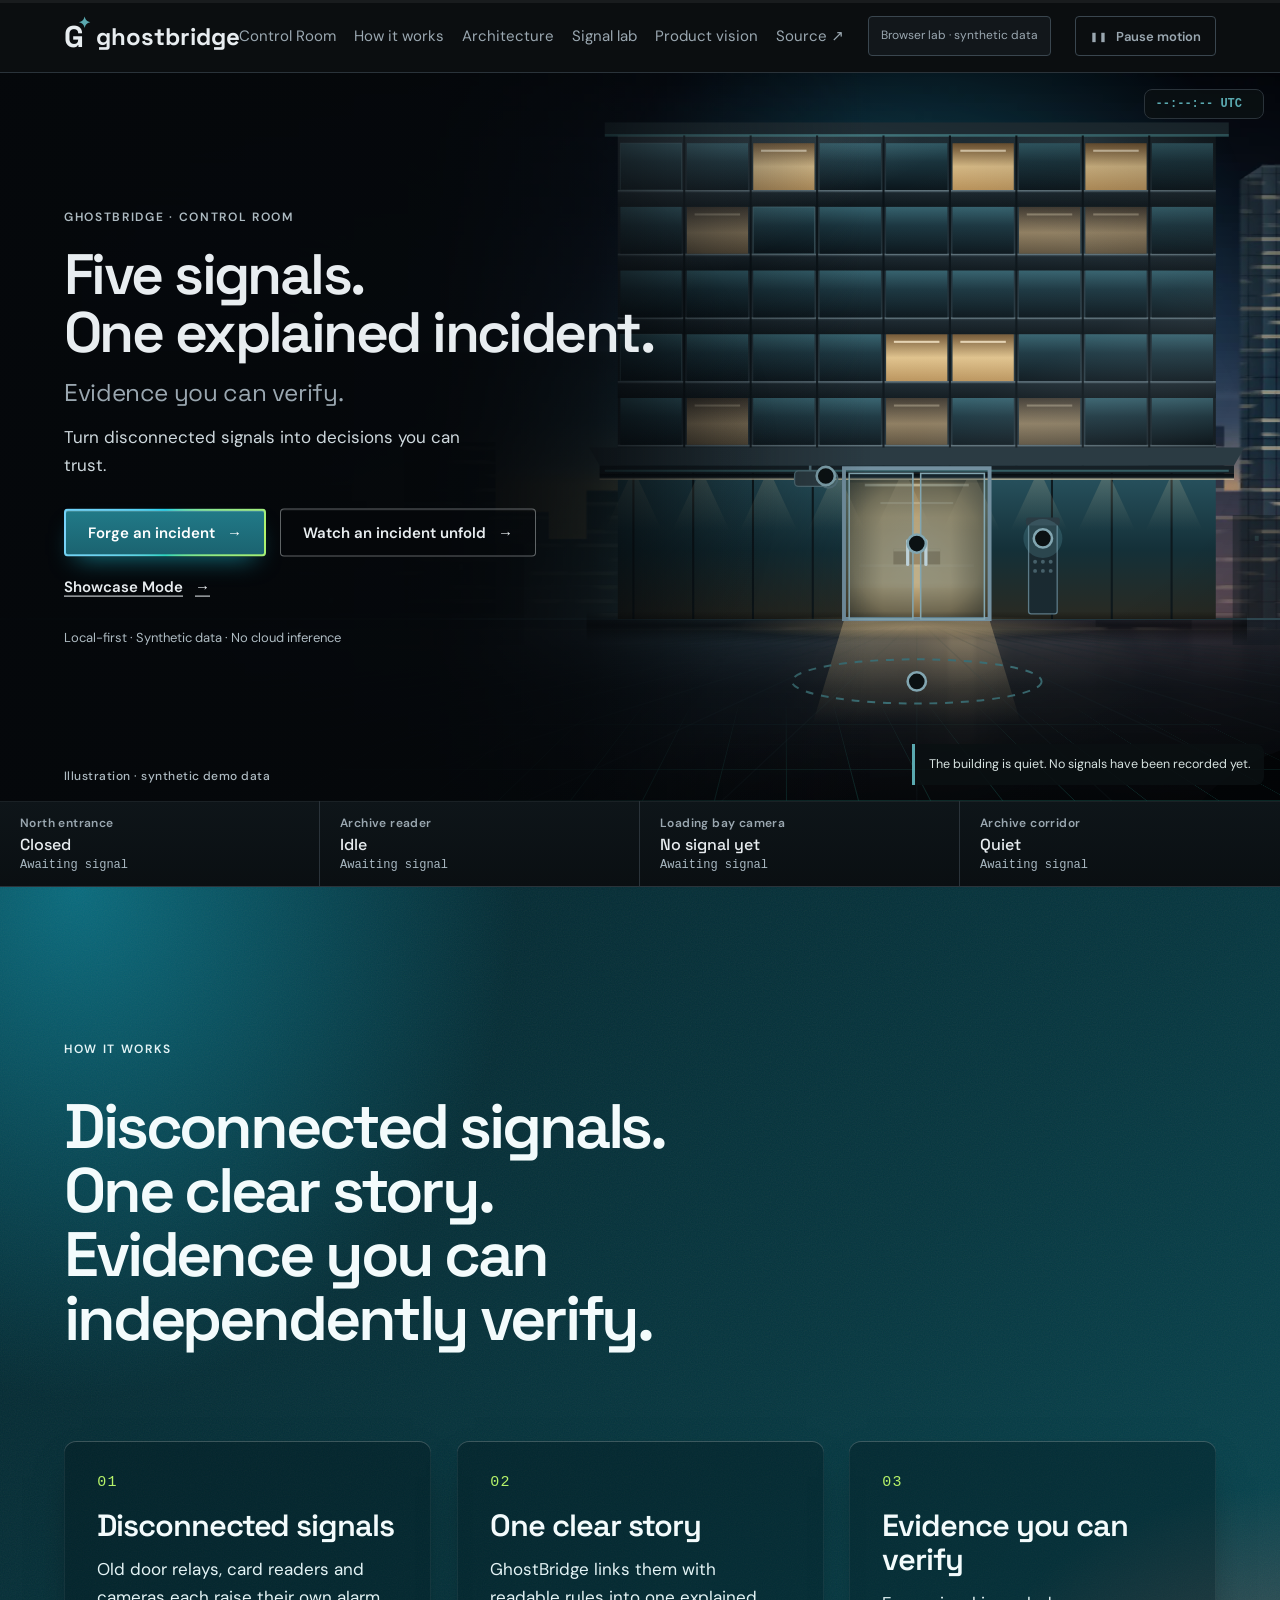
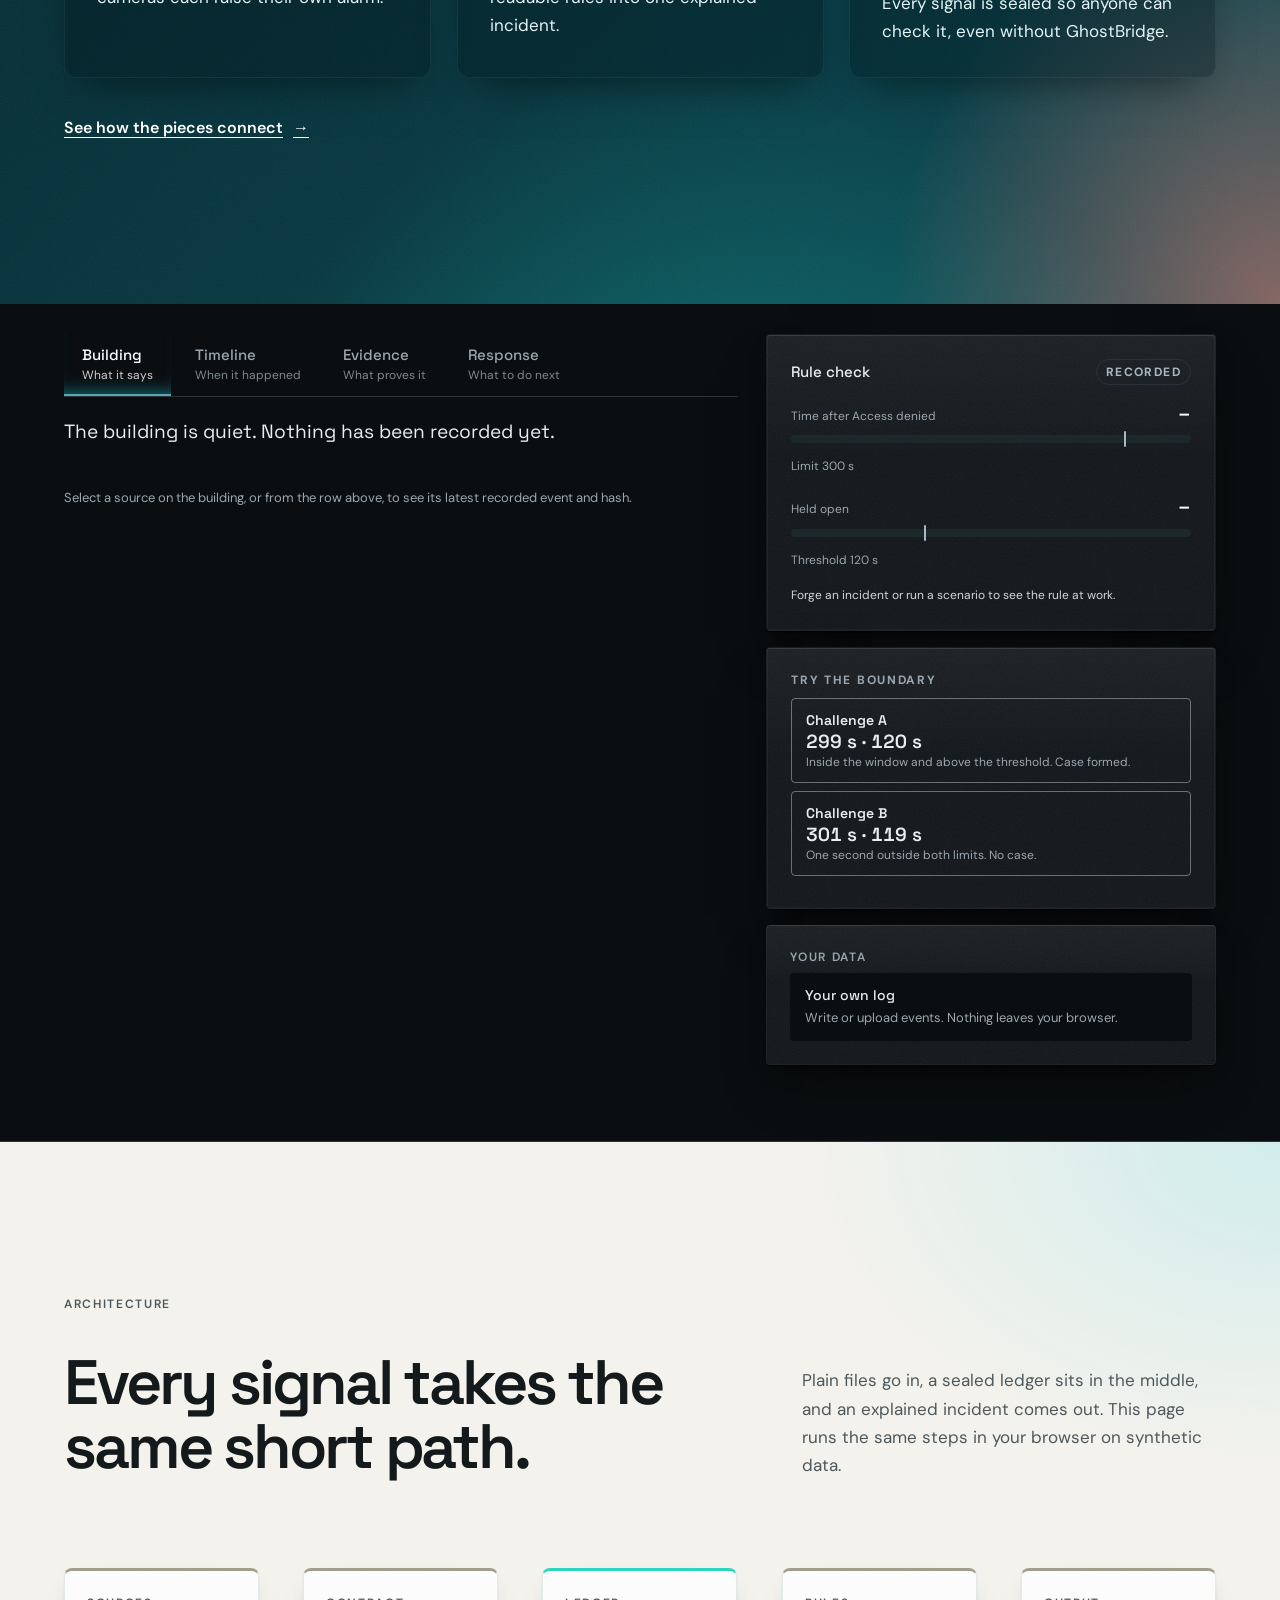
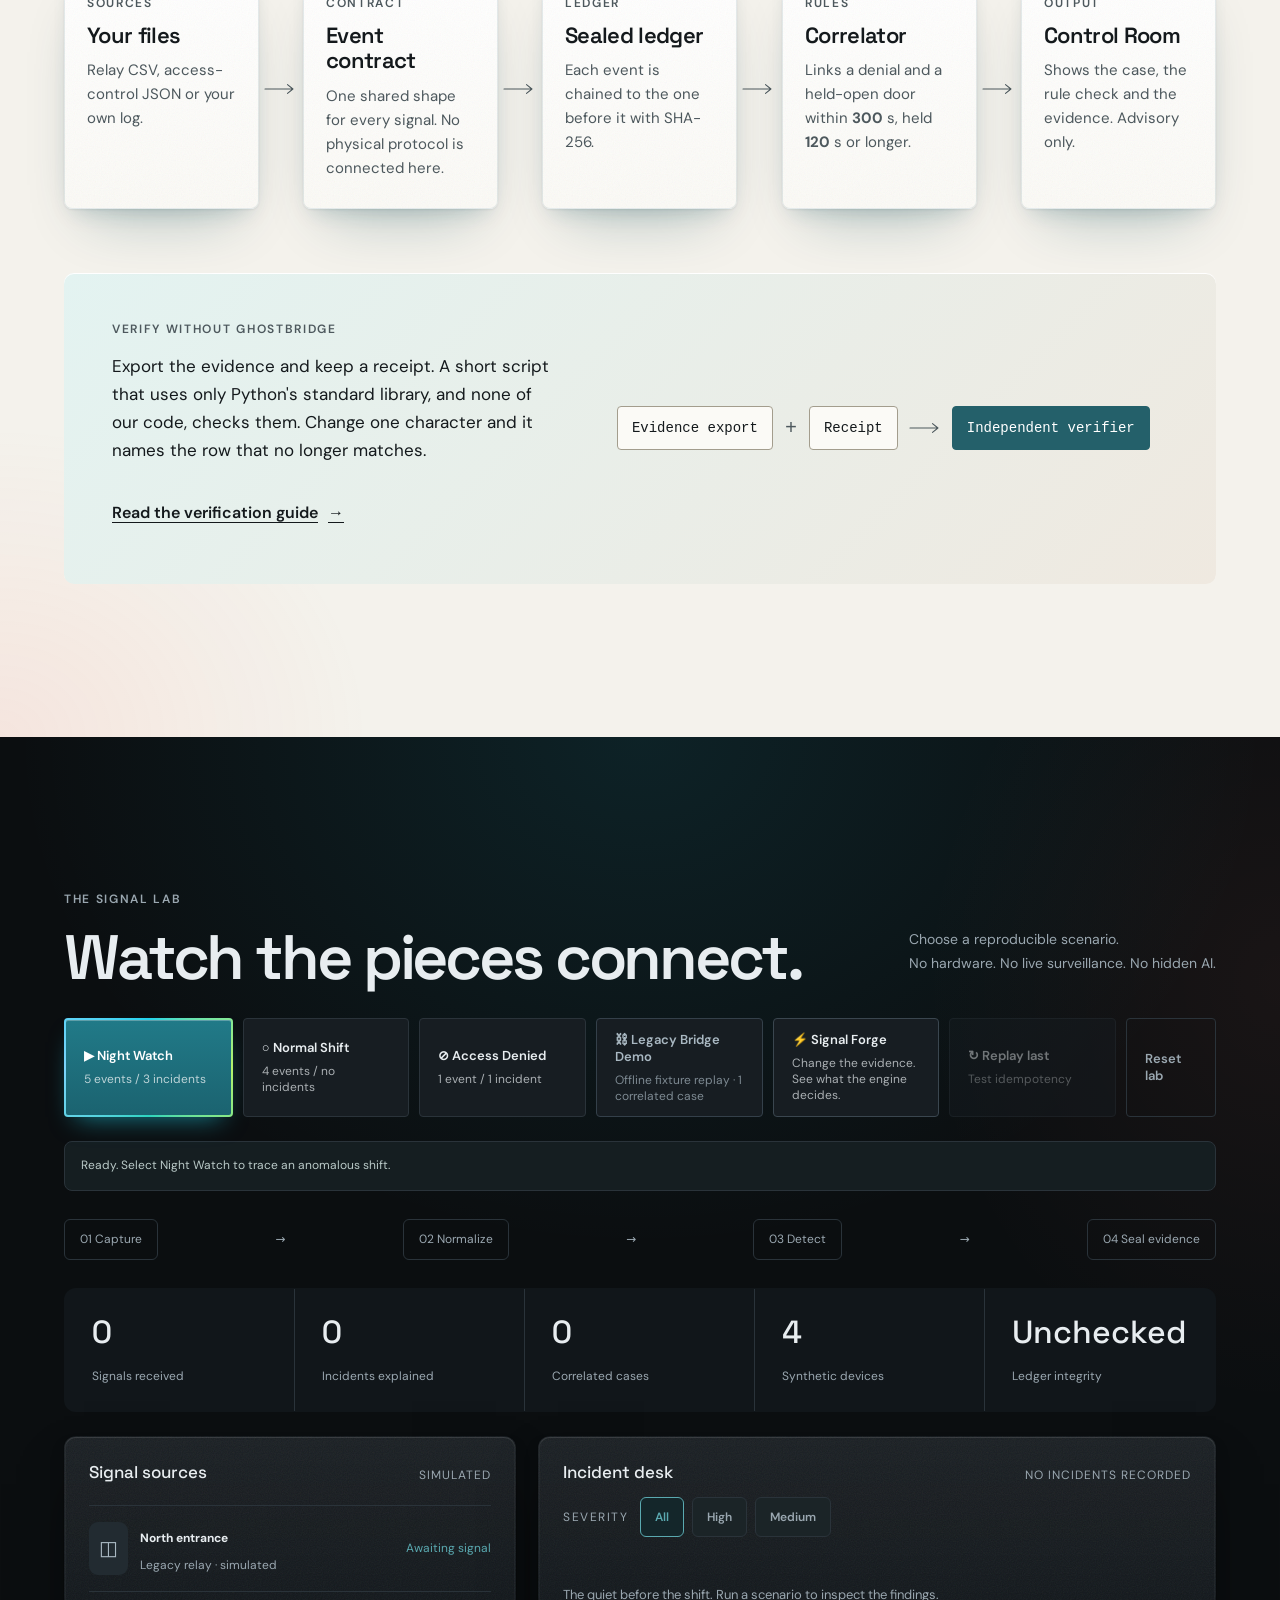
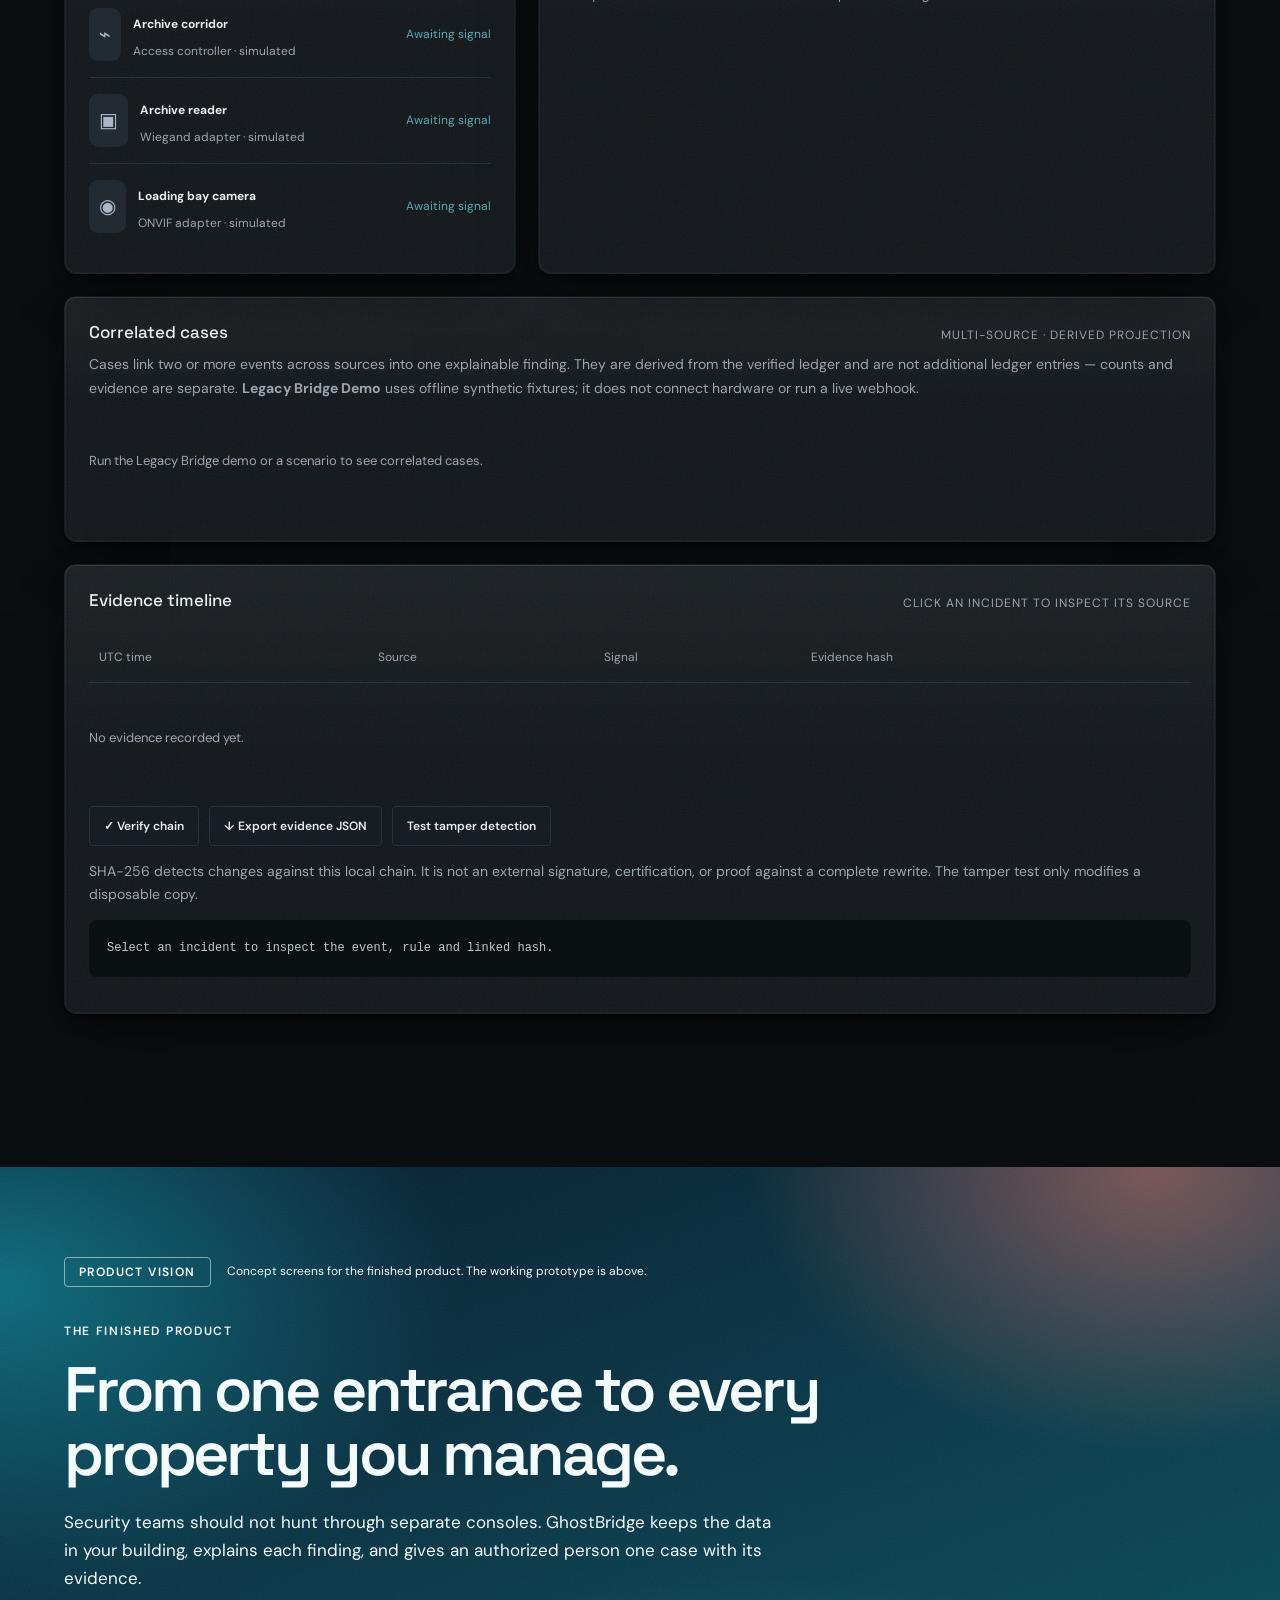
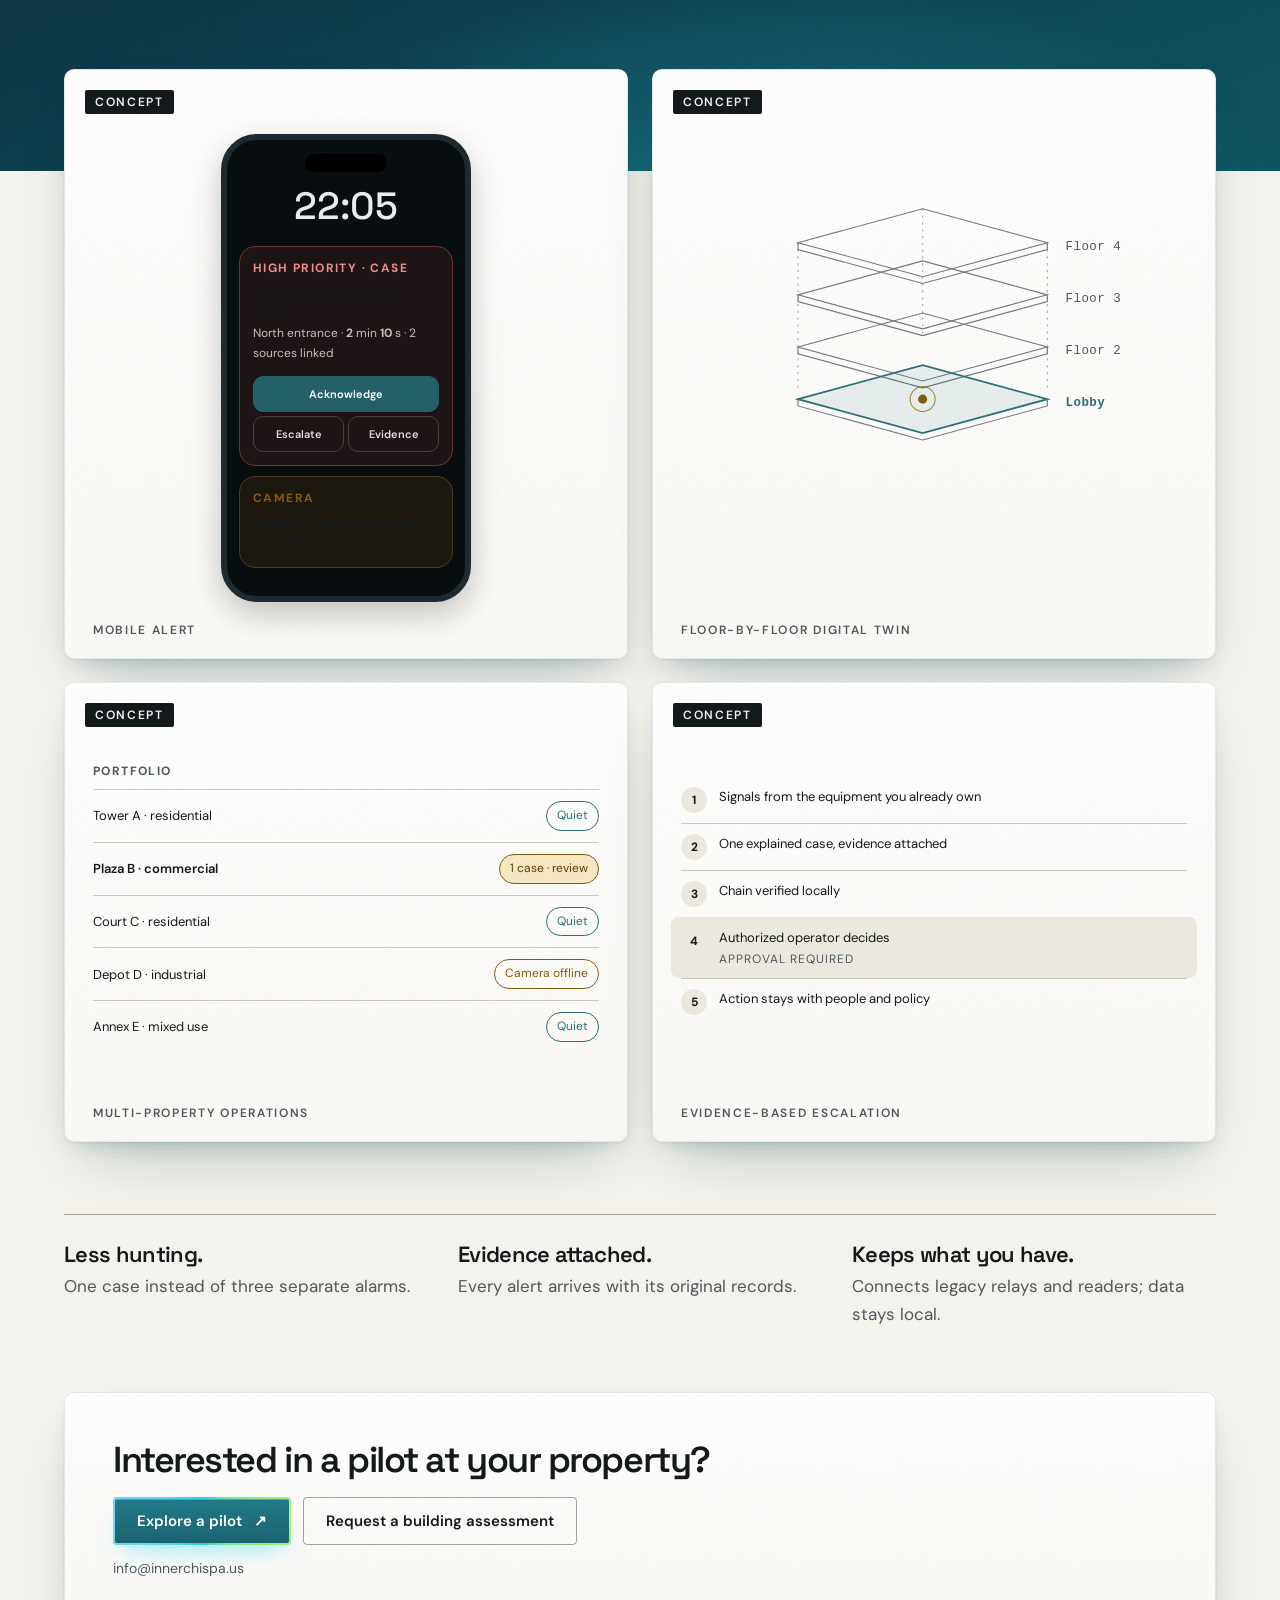
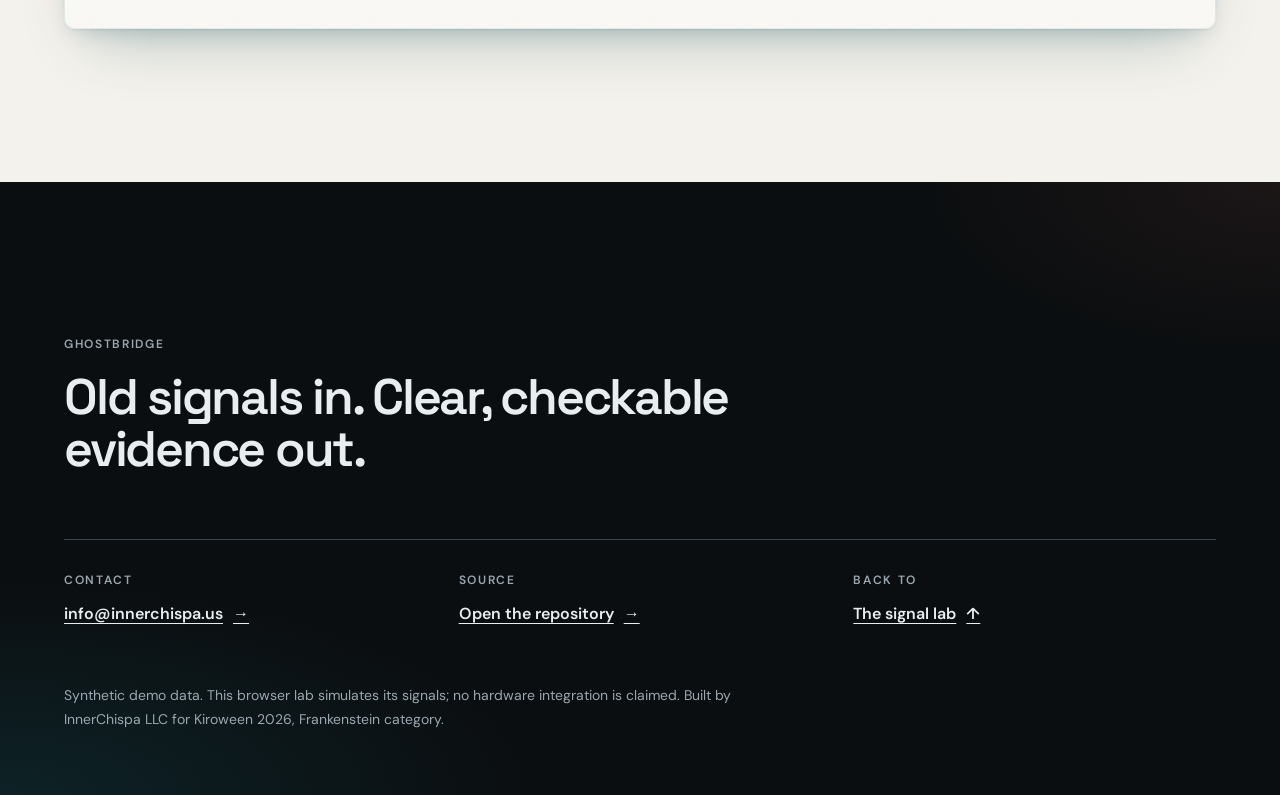
<file: docs/index.html>
<!doctype html>
<html lang="en"><head><meta charset="utf-8"><meta name="viewport" content="width=device-width,initial-scale=1"><meta name="description" content="GhostBridge turns synthetic legacy building signals into explainable incidents and verifiable evidence. A local-first Kiroween lab."><title>GhostBridge · Signals become evidence</title><link rel="icon" href="data:image/svg+xml,%3Csvg xmlns=%27http://www.w3.org/2000/svg%27 viewBox=%270 0 32 32%27%3E%3Crect width=%2732%27 height=%2732%27 rx=%277%27 fill=%27%230d1114%27/%3E%3Cpath d=%27M16 5l2.2 7.2L25 14l-6.8 2.2L16 23l-2.2-6.8L7 14l6.8-1.8z%27 fill=%27%235aa9b0%27/%3E%3C/svg%3E"><meta name="theme-color" content="#0d1114"><link rel="preload" href="fonts/space-grotesk-latin.woff2" as="font" type="font/woff2" crossorigin><link rel="preload" href="fonts/dm-sans-latin.woff2" as="font" type="font/woff2" crossorigin><link rel="stylesheet" href="styles.css"><link rel="preload" href="img/hero-backdrop-2880.webp" as="image" type="image/webp" media="(min-width:761px)"><link rel="preload" href="img/hero-backdrop-1080.webp" as="image" type="image/webp" media="(max-width:760px)"><link rel="stylesheet" href="control_room.css"><link rel="stylesheet" href="premium.css"><link rel="stylesheet" href="depth.css"><script type="module" src="app.js"></script><script type="module" src="motion.mjs"></script></head>
<body><a class="skip-link" href="#control-room">Skip to Control Room</a><header><a class="brand" href="./"><span class="logo" aria-hidden="true">G<span>✦</span></span>ghostbridge<span class="edition">KIROWEEN / 2026</span></a><nav><a href="#control-room">Control Room</a><a href="#how">How it works</a><a href="#architecture">Architecture</a><a href="#workspace">Signal lab</a><a href="#vision">Product vision</a><a href="https://github.com/Rafa-Innerchispa/ghostbridge-kiroween-2026">Source &#8599;</a></nav><span class="pill" id="mode">Browser lab · synthetic data</span></header>
<main><section class="cr" id="control-room" tabindex="-1" aria-labelledby="cr-title" data-mode="building" data-forge="false" data-has-case="false">
<div class="cr-stage" id="cr-stage" data-idle="true">
<div class="cr-scene-wrap"><div class="cr-depth" aria-hidden="true"><i class="cr-aurora"></i><i class="cr-warm"></i><i class="cr-spot"></i></div><div class="cr-scene" id="cr-scene"></div><div class="cr-floor" aria-hidden="true"></div>
<div class="cr-hud"><span class="cr-clockbox"><span id="cr-clock">--:--:-- UTC</span><span id="cr-elapsed" class="cr-elapsed"></span></span><span class="cr-case-chip" id="cr-case-chip" hidden></span></div>
<p class="cr-caption" id="cr-caption" role="status" aria-live="polite">The building is quiet. No signals have been recorded yet.</p></div>
<div class="cr-copy"><p class="eyebrow">GHOSTBRIDGE &middot; CONTROL ROOM</p><h1 id="cr-title">Five signals.<br>One explained incident.<span class="cr-h1-sub">Evidence you can verify.</span></h1><p class="cr-sub">Turn disconnected signals into decisions you can trust.</p>
<div class="cr-cta"><button id="cr-forge" class="primary" type="button" title="Choose the timing. The real rules decide.">Forge an incident</button><button id="cr-unfold" class="secondary" type="button" title="Plays a synthetic case through the real rules">Watch an incident unfold</button><button id="cr-showcase" class="cr-ghost text-link" type="button" title="A guided tour of about one minute">Showcase Mode</button></div>
<p class="fine">Local-first &middot; Synthetic data &middot; No cloud inference</p></div><p class="cr-illus">Illustration &middot; synthetic demo data</p><div class="cr-drawer" id="cr-forge-slot"></div>
</div>
<div class="cr-strip" id="cr-strip" role="group" aria-label="Building sources. Select one to inspect its latest recorded event."></div>
<div class="band band-light value" id="how" role="region" aria-labelledby="how-title"><div class="band-in">
<div class="band-head"><p class="eyebrow">How it works</p><h2 id="how-title">Disconnected signals. One clear story. Evidence you can independently verify.</h2></div>
<ol class="steps">
<li><b class="step-n">01</b><h3>Disconnected signals</h3><p>Old door relays, card readers and cameras each raise their own alarm.</p></li>
<li><b class="step-n">02</b><h3>One clear story</h3><p>GhostBridge links them with readable rules into one explained incident.</p></li>
<li><b class="step-n">03</b><h3>Evidence you can verify</h3><p>Every signal is sealed so anyone can check it, even without GhostBridge.</p></li>
</ol>
<p class="band-link"><a class="arrow-link" href="#architecture">See how the pieces connect</a></p>
</div></div>
<div class="cr-console">
<div class="cr-main">
<div class="cr-tabs" role="tablist" aria-label="Control Room modes">
<button type="button" role="tab" id="cr-tab-building" aria-controls="cr-panel-building" aria-selected="true" tabindex="0"><span>Building</span><small>What it says</small></button>
<button type="button" role="tab" id="cr-tab-timeline" aria-controls="cr-panel-timeline" aria-selected="false" tabindex="-1"><span>Timeline</span><small>When it happened</small></button>
<button type="button" role="tab" id="cr-tab-evidence" aria-controls="cr-panel-evidence" aria-selected="false" tabindex="-1"><span>Evidence</span><small>What proves it</small></button>
<button type="button" role="tab" id="cr-tab-response" aria-controls="cr-panel-response" aria-selected="false" tabindex="-1"><span>Response</span><small>What to do next</small></button></div>
<div class="cr-panel" role="tabpanel" id="cr-panel-building" aria-labelledby="cr-tab-building" tabindex="0"><p class="cr-lede" id="cr-b-summary"></p><div class="cr-inspector" id="cr-b-node" aria-live="polite"></div></div>
<div class="cr-panel" role="tabpanel" id="cr-panel-timeline" aria-labelledby="cr-tab-timeline" tabindex="0" hidden><p class="fine">Drag the slider or pick a marker to see the building at that moment. Positions are to scale and come only from recorded events.</p>
<div class="cr-tl"><div class="cr-tl-line"></div><div class="cr-tl-track" id="cr-tl-track"></div></div><div class="cr-tl-edges"><span id="cr-tl-edge-a"></span><span id="cr-tl-edge-b"></span></div>
<div class="cr-scrub-row"><label for="cr-scrub">Time</label><input type="range" id="cr-scrub" min="0" max="0" step="1" value="0" disabled><output id="cr-scrub-out" for="cr-scrub"></output><button type="button" id="cr-live" disabled>Back to live</button></div>
<section class="cr-tm" id="cr-tm" role="region" aria-label="Incident Time Machine"></section>
<ol class="cr-tl-list" id="cr-tl-list"></ol></div>
<div class="cr-panel" role="tabpanel" id="cr-panel-evidence" aria-labelledby="cr-tab-evidence" tabindex="0" hidden><p class="fine">Every source event keeps its own SHA-256 hash, chained to the one before it. This is a local chain, not an external signature.</p>
<div class="cr-actions"><button type="button" id="cr-ev-recon" disabled>&#9678; Open reconstruction</button><button type="button" id="cr-ev-verify">&#10003; Verify chain</button><button type="button" id="cr-ev-export">&#8595; Export evidence JSON</button></div><p class="cr-note" id="cr-ev-note" role="status" aria-live="polite"></p>
<ol class="cr-ev-list" id="cr-ev-list"></ol>
<section class="cr-rc" id="cr-rc" role="region" aria-label="Seal and verify"></section>
<section class="cr-tl-lab" id="cr-tl-lab" role="region" aria-label="Evidence Trust Lab"></section></div>
<div class="cr-panel" role="tabpanel" id="cr-panel-response" aria-labelledby="cr-tab-response" tabindex="0" hidden>
<section class="cr-ba" id="cr-ba" data-joined="false" aria-label="Before and after"><div class="cr-ba-col"><h4>Before &middot; disconnected alarms <span id="cr-ba-count">0</span></h4><ul class="cr-alarms" id="cr-ba-alarms"></ul></div><div class="cr-ba-mid"><button type="button" id="cr-ba-toggle" aria-pressed="false" class="primary">Connect the signals</button></div><div class="cr-ba-col cr-ba-out"><h4>After &middot; GhostBridge</h4><div class="cr-outcome" id="cr-ba-outcome" data-kind="none"></div></div></section>
<div class="cr-sec-head"><p class="eyebrow">Response</p><h3 class="cr-h3">Case board</h3><p class="cr-sec-lead">The questions a reviewer asks about a case, answered from recorded events.</p></div><dl class="cr-board" id="cr-board"></dl>
<p class="cr-advisory">Advisory only. GhostBridge does not control doors, cameras or people. These are suggestions for a human operator to review.</p></div>
</div>
<aside class="cr-side" aria-label="Rules and Signal Forge">
<section class="cr-rules" id="cr-rules" data-mode="recorded" aria-label="Rule check"><div class="cr-rules-head"><h3>Rule check</h3><span id="cr-rules-mode">RECORDED</span></div>
<div class="cr-gauge"><div class="cr-gauge-top"><span>Time after Access denied</span><strong id="cr-g-delay-v">&ndash;</strong></div><div class="cr-bar" id="cr-g-delay" data-pass="none"><i class="cr-fill"></i><b class="cr-limit"></b></div><small id="cr-g-delay-s"></small></div>
<div class="cr-gauge"><div class="cr-gauge-top"><span>Held open</span><strong id="cr-g-hold-v">&ndash;</strong></div><div class="cr-bar" id="cr-g-hold" data-pass="none"><i class="cr-fill"></i><b class="cr-limit"></b></div><small id="cr-g-hold-s"></small></div>
<p class="cr-rules-verdict" id="cr-rules-verdict"></p></section>
<div class="cr-challenges" role="group" aria-label="Boundary challenges"><p class="cr-chal-title">Try the boundary</p>
<button type="button" id="cr-chal-a" class="cr-chal"><strong>Challenge A</strong><span>299 s &middot; 120 s</span><small>Inside the window and above the threshold. Case formed.</small></button>
<button type="button" id="cr-chal-b" class="cr-chal"><strong>Challenge B</strong><span>301 s &middot; 119 s</span><small>One second outside both limits. No case.</small></button></div>
<div class="cr-byo" id="cr-byo"></div>
</aside>
</div>
<div id="cr-recon-slot"></div>
</section>
<section class="band band-light arch" id="architecture" aria-labelledby="arch-title"><div class="band-in">
<div class="band-head"><p class="eyebrow">Architecture</p><h2 id="arch-title">Every signal takes the same short path.</h2><p class="band-lead">Plain files go in, a sealed ledger sits in the middle, and an explained incident comes out. This page runs the same steps in your browser on synthetic data.</p></div>
<ol class="arch-flow" aria-label="From source file to Control Room">
<li class="arch-node"><span class="arch-k">Sources</span><h3>Your files</h3><p>Relay CSV, access-control JSON or your own log.</p><svg class="arch-arrow" viewBox="0 0 44 16" aria-hidden="true" focusable="false"><path d="M0 8H40M33 1.5L41 8l-8 6.5"/></svg></li>
<li class="arch-node"><span class="arch-k">Contract</span><h3>Event contract</h3><p>One shared shape for every signal. No physical protocol is connected here.</p><svg class="arch-arrow" viewBox="0 0 44 16" aria-hidden="true" focusable="false"><path d="M0 8H40M33 1.5L41 8l-8 6.5"/></svg></li>
<li class="arch-node arch-seal"><span class="arch-k">Ledger</span><h3>Sealed ledger</h3><p>Each event is chained to the one before it with SHA-256.</p><svg class="arch-arrow" viewBox="0 0 44 16" aria-hidden="true" focusable="false"><path d="M0 8H40M33 1.5L41 8l-8 6.5"/></svg></li>
<li class="arch-node"><span class="arch-k">Rules</span><h3>Correlator</h3><p>Links a denial and a held-open door within <b class="num">300</b> s, held <b class="num">120</b> s or longer.</p><svg class="arch-arrow" viewBox="0 0 44 16" aria-hidden="true" focusable="false"><path d="M0 8H40M33 1.5L41 8l-8 6.5"/></svg></li>
<li class="arch-node"><span class="arch-k">Output</span><h3>Control Room</h3><p>Shows the case, the rule check and the evidence. Advisory only.</p></li>
</ol>
<div class="arch-verify"><div><p class="eyebrow">Verify without GhostBridge</p><p class="arch-verify-text">Export the evidence and keep a receipt. A short script that uses only Python's standard library, and none of our code, checks them. Change one character and it names the row that no longer matches.</p><p class="band-link"><a class="arrow-link" href="verify/README.md">Read the verification guide</a></p></div>
<ol class="arch-mini" aria-label="Independent check"><li><span class="chip">Evidence export</span></li><li class="plus" aria-hidden="true">+</li><li><span class="chip">Receipt</span></li><li class="plus" aria-hidden="true"><svg class="arch-arrow" viewBox="0 0 44 16" aria-hidden="true" focusable="false"><path d="M0 8H40M33 1.5L41 8l-8 6.5"/></svg></li><li><span class="chip chip-strong">Independent verifier</span></li></ol></div>
</div></section>
<section id="workspace" class="workspace band band-dark"><div class="section-heading"><div><p class="eyebrow">The signal lab</p><h2>Watch the pieces connect.</h2></div><p>Choose a reproducible scenario.<br>No hardware. No live surveillance. No hidden AI.</p></div>
<div class="scenario-bar"><button class="primary" id="night">▶ Night Watch <small>5 events / 3 incidents</small></button><button id="normal">○ Normal Shift <small>4 events / no incidents</small></button><button id="denied">⊘ Access Denied <small>1 event / 1 incident</small></button><button id="legacy-bridge" class="legacy-btn">⛓ Legacy Bridge Demo <small>Offline fixture replay · 1 correlated case</small></button><button id="signal-forge" class="forge-launch">⚡ Signal Forge <small>Change the evidence. See what the engine decides.</small></button><button id="replay" disabled>↻ Replay last <small>Test idempotency</small></button><button class="quiet" id="reset">Reset lab</button></div>
<section id="forge-panel" class="panel forge-panel" aria-label="Signal Forge, make your own incident" hidden>
<div class="forge-head"><div><p class="eyebrow">INTERACTIVE INVESTIGATION / YOUR RULES, REAL EVIDENCE</p><h3>Forge your own incident.</h3><p class="fine">Choose when the door opens and how long it stays open. Watch the real correlation rules decide. Runs on synthetic local evidence, no server required.</p></div><button type="button" id="forge-close" class="quiet">✕ Close</button></div>
<div class="forge-controls">
<label class="forge-control" for="forge-gap"><span>Time after Access denied <strong id="forge-gap-value">270 s</strong></span><input id="forge-gap" type="range" min="1" max="360" step="1" value="270"><small>Correlation window: up to 300 seconds</small></label>
<label class="forge-control" for="forge-hold"><span>Held open <strong id="forge-hold-value">130 s</strong></span><input id="forge-hold" type="range" min="60" max="240" step="1" value="130"><small>Held-open threshold: 120 seconds</small></label>
<label class="forge-camera"><input id="forge-camera" type="checkbox"> Add an independent simulated camera-offline event</label>
</div>
<div class="forge-presets" role="group" aria-label="Boundary challenge presets"><button id="forge-pass" type="button">✓ Near the boundary <small>299 s · 120 s</small></button><button id="forge-fail" type="button">⊘ Just outside <small>301 s · 119 s</small></button></div>
<div id="forge-preview" class="forge-preview" role="status" aria-live="polite">Conditions currently qualify. Run the investigation to verify the actual evidence chain.</div>
<div class="forge-action"><button id="forge-run" type="button" class="primary">▶ Run investigation <small>Replaces this synthetic lab's evidence</small></button><p class="fine">The original Night Watch and Legacy Bridge demonstrations remain available. This clears only the local synthetic lab when starting a new investigation. Replay last never duplicates records.</p></div>
<div id="forge-result" class="forge-result" role="status" aria-live="polite">After running, inspect the case below and use Reconstruct case to examine your source hashes.</div>
</section>
<div class="notice" role="status" id="status">Ready. Select Night Watch to trace an anomalous shift.</div><div class="pipeline" aria-label="Processing stages"><span id="p0">01 Capture</span><i>→</i><span id="p1">02 Normalize</span><i>→</i><span id="p2">03 Detect</span><i>→</i><span id="p3">04 Seal evidence</span></div>
<div class="metrics"><div><strong id="events-count">0</strong><span>Signals received</span></div><div><strong id="incidents-count">0</strong><span>Incidents explained</span></div><div><strong id="cases-count">0</strong><span>Correlated cases</span></div><div><strong id="devices-count">4</strong><span>Synthetic devices</span></div><div><strong id="integrity-label">Unchecked</strong><span>Ledger integrity</span></div></div>
<div class="lab-grid"><section class="panel devices"><h3>Signal sources <span>SIMULATED</span></h3><div id="devices"></div></section><section class="panel incidents"><h3>Incident desk <span id="finding-label">AWAITING SIGNALS</span></h3><div class="severity-filter" role="group" aria-label="Filter incidents by severity"><span class="filter-label">Severity</span><button id="filter-all" type="button" aria-pressed="true">All</button><button id="filter-high" type="button" aria-pressed="false">High</button><button id="filter-medium" type="button" aria-pressed="false">Medium</button></div><div id="incidents"><p class="empty">The quiet before the shift.<br>Run a scenario to inspect the findings.</p></div></section></div>
<section class="panel cases-section" aria-label="Correlated cases"><h3>Correlated cases <span>MULTI-SOURCE · DERIVED PROJECTION</span></h3><p class="fine cases-note">Cases link two or more events across sources into one explainable finding. They are derived from the verified ledger and are not additional ledger entries — counts and evidence are separate. <strong>Legacy Bridge Demo</strong> uses offline synthetic fixtures; it does not connect hardware or run a live webhook.</p><div id="cases-panel"><p class="empty">Run the Legacy Bridge demo or a scenario to see correlated cases.</p></div></section>
<section class="panel reconstruction" id="reconstruction" aria-label="Interactive case reconstruction" tabindex="-1" hidden></section>
<section class="panel timeline"><h3>Evidence timeline <span>CLICK AN INCIDENT TO INSPECT ITS SOURCE</span></h3><div class="table-wrap"><table><thead><tr><th>UTC time</th><th>Source</th><th>Signal</th><th>Evidence hash</th></tr></thead><tbody id="timeline"></tbody></table></div><p class="empty" id="timeline-empty">No evidence recorded yet.</p><div class="evidence-actions"><button id="verify">✓ Verify chain</button><button id="export">↓ Export evidence JSON</button><button id="tamper">Test tamper detection</button></div><p class="fine">SHA-256 detects changes against this local chain. It is not an external signature, certification, or proof against a complete rewrite. The tamper test only modifies a disposable copy.</p><pre id="inspection" aria-live="polite">Select an incident to inspect the event, rule and linked hash.</pre></section></section>
<section class="vision band band-light" id="vision" aria-labelledby="vision-title"><div class="band-in">
<div class="vision-hero"><div class="vision-bar"><span class="vision-flag">PRODUCT VISION</span><span>Concept screens for the finished product. The working prototype is above.</span></div>
<div class="vision-head"><p class="eyebrow">The finished product</p><h2 id="vision-title">From one entrance to every property you manage.</h2><p>Security teams should not hunt through separate consoles. GhostBridge keeps the data in your building, explains each finding, and gives an authorized person one case with its evidence.</p></div></div>
<div class="vision-stage">
<figure class="v-phone"><span class="concept-chip">Concept</span><div class="v-phone-frame"><div class="v-phone-notch"></div><div class="v-phone-body"><p class="v-time">22:05</p><div class="v-alert"><p class="v-alert-flag">HIGH PRIORITY &middot; CASE</p><h3>Access denied, held open</h3><p>North entrance &middot; <b class="num">2</b> min <b class="num">10</b> s &middot; 2 sources linked</p><div class="v-alert-actions"><span class="v-btn v-btn-main">Acknowledge</span><span class="v-btn">Escalate</span><span class="v-btn">Evidence</span></div></div><div class="v-alert v-alert-dim"><p class="v-alert-flag">CAMERA</p><h3>Loading bay coverage reduced</h3></div></div></div><figcaption>Mobile alert</figcaption></figure>
<figure class="v-twin"><span class="concept-chip">Concept</span><svg viewBox="0 0 360 300" role="img" aria-label="Concept: floor-by-floor digital twin with the lobby highlighted"><g class="v-shaft"><path d="M60 58V190M280 58V190M170 28V142" /></g>
<g class="v-slab"><path d="M60 58 L170 28 L280 58 L170 88 Z"/><path d="M60 58 V64 L170 94 L280 64 V58" class="side-l"/><text x="296" y="64">Floor 4</text></g>
<g class="v-slab" transform="translate(0 46)"><path d="M60 58 L170 28 L280 58 L170 88 Z"/><path d="M60 58 V64 L170 94 L280 64 V58" class="side-l"/><text x="296" y="64">Floor 3</text></g>
<g class="v-slab" transform="translate(0 92)"><path d="M60 58 L170 28 L280 58 L170 88 Z"/><path d="M60 58 V64 L170 94 L280 64 V58" class="side-l"/><text x="296" y="64">Floor 2</text></g>
<g class="v-slab v-lobby" transform="translate(0 138)"><path d="M60 58 L170 28 L280 58 L170 88 Z"/><path d="M60 58 V64 L170 94 L280 64 V58" class="side-l"/><circle cx="170" cy="58" r="4" class="v-dot"/><circle cx="170" cy="58" r="11" class="v-ring"/><text x="296" y="64">Lobby</text></g></svg><figcaption>Floor-by-floor digital twin</figcaption></figure>
<figure class="v-multi"><span class="concept-chip">Concept</span><div class="v-multi-body"><p class="v-multi-title">Portfolio</p><ul><li><span>Tower A &middot; residential</span><em class="ok">Quiet</em></li><li class="hot"><span>Plaza B &middot; commercial</span><em class="case">1 case &middot; review</em></li><li><span>Court C &middot; residential</span><em class="ok">Quiet</em></li><li><span>Depot D &middot; industrial</span><em class="warn">Camera offline</em></li><li><span>Annex E &middot; mixed use</span><em class="ok">Quiet</em></li></ul></div><figcaption>Multi-property operations</figcaption></figure>
<figure class="v-flow"><span class="concept-chip">Concept</span><ol><li><b>1</b><span>Signals from the equipment you already own</span></li><li><b>2</b><span>One explained case, evidence attached</span></li><li><b>3</b><span>Chain verified locally</span></li><li class="gate"><b>4</b><span>Authorized operator decides <em>approval required</em></span></li><li><b>5</b><span>Action stays with people and policy</span></li></ol><figcaption>Evidence-based escalation</figcaption></figure>
</div>
<ul class="v-outcomes"><li><strong>Less hunting.</strong> One case instead of three separate alarms.</li><li><strong>Evidence attached.</strong> Every alert arrives with its original records.</li><li><strong>Keeps what you have.</strong> Connects legacy relays and readers; data stays local.</li></ul>
<div class="v-cta"><p>Interested in a pilot at your property?</p><div class="v-cta-row"><a class="primary link-button" href="mailto:info@innerchispa.us?subject=GhostBridge%20pilot%20inquiry">Explore a pilot</a><a class="link-button secondary" href="mailto:info@innerchispa.us?subject=GhostBridge%20building%20assessment">Request a building assessment</a></div><p class="fine">info@innerchispa.us</p></div>
</div></section>
</main><footer class="foot"><div class="foot-in"><div class="foot-lead"><p class="eyebrow">GhostBridge</p><p class="foot-title">Old signals in. Clear, checkable evidence out.</p></div>
<div class="foot-cols"><div><p class="foot-k">Contact</p><a class="arrow-link" href="mailto:info@innerchispa.us">info@innerchispa.us</a></div><div><p class="foot-k">Source</p><a class="arrow-link" href="https://github.com/Rafa-Innerchispa/ghostbridge-kiroween-2026">Open the repository</a></div><div><p class="foot-k">Back to</p><a class="arrow-link up" href="#workspace">The signal lab</a></div></div>
<p class="foot-honest">Synthetic demo data. This browser lab simulates its signals; no hardware integration is claimed. Built by InnerChispa LLC for Kiroween 2026, Frankenstein category.</p></div></footer><div class="sc" id="showcase" role="region" aria-label="Showcase Mode" data-status="idle" data-armed="false" hidden><div class="sc-card"><p class="sc-kicker" id="sc-kicker">SHOWCASE MODE</p><h2 class="sc-title" id="sc-title"></h2><p class="sc-sub" id="sc-sub" aria-live="polite"></p><div class="sc-progress" id="sc-progress" aria-hidden="true"></div><div class="sc-controls"><button type="button" id="sc-play" class="primary">&#9654; Play</button><button type="button" id="sc-restart">&#8635; Restart</button><button type="button" id="sc-exit" class="quiet">&#10005; Exit</button><span class="sc-time" id="sc-time">0:00 / 0:58</span></div><p class="sc-err" id="sc-err" role="status"></p></div></div></body></html>
</file>
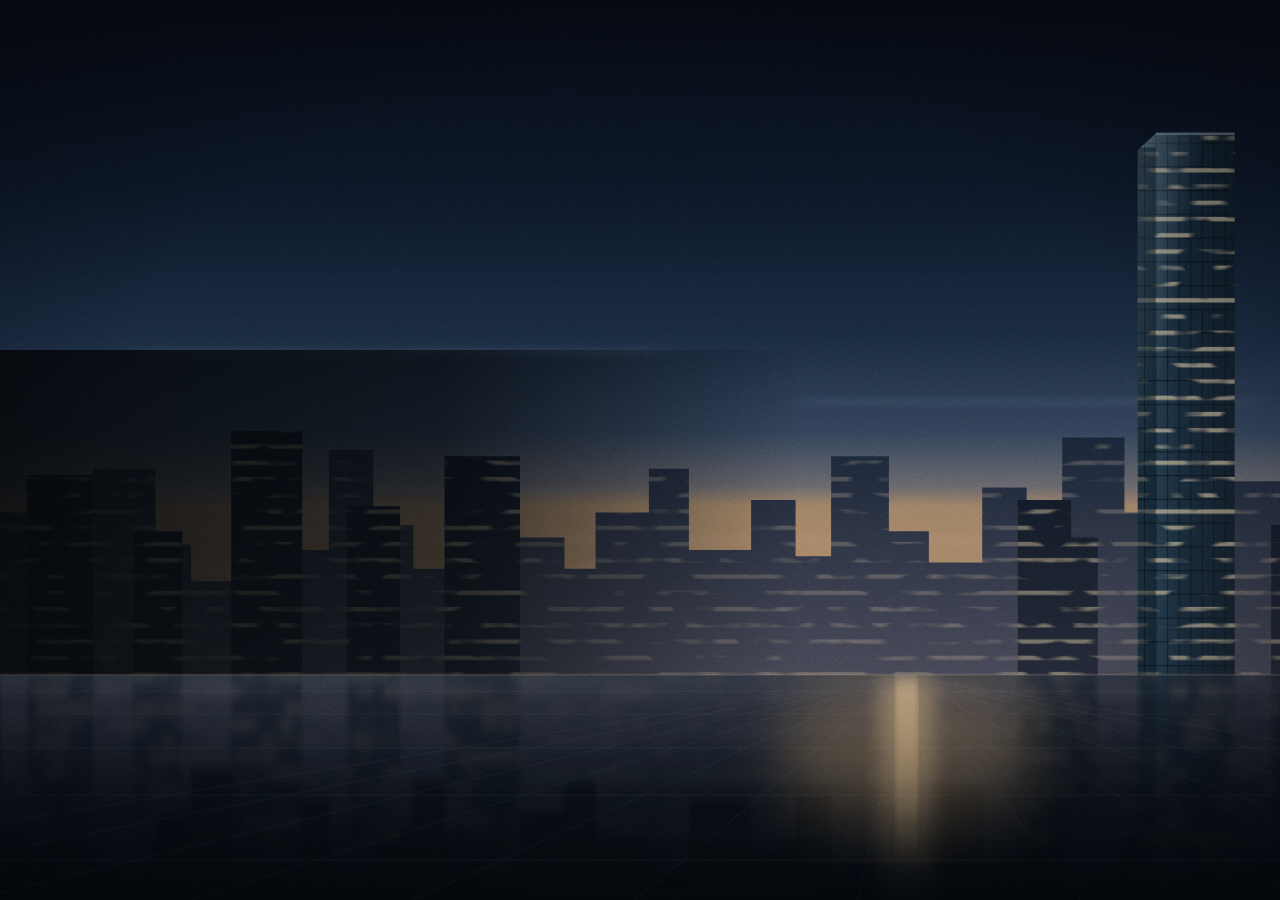
<file: tools/render-hero/backdrop.html>
<!doctype html>
<!--
  GhostBridge hero backdrop plate. Original artwork: pure SVG and CSS, no images, no fonts, no scripts.
  Contemporary architecture at dusk: sky gradient, distant skyline, a lit glass pavilion, a slender tower,
  a wet plaza with reflections, very fine grain. No people, no logos, no neon, no real place.
  Rendered to docs/img/*.webp by tools/render-hero/render.mjs (2880 x 1440). The horizon sits at 75 % of the height
  (y = 1080) so it lines up with the horizon of the live building drawn on top of it.
-->
<html lang="en"><head><meta charset="utf-8"><title>GhostBridge hero backdrop (art source)</title>
<style>html,body{margin:0;height:100%;background:#05080b;overflow:hidden}svg{display:block;width:100vw;height:100vh}</style></head>
<body>
<svg xmlns="http://www.w3.org/2000/svg" viewBox="0 0 2880 1440" preserveAspectRatio="none" role="img" aria-label="Dusk plaza with a lit glass pavilion and a slender tower. Illustration.">
<defs>
  <linearGradient id="sky" x1="0" y1="0" x2="0" y2="1">
    <stop offset="0" stop-color="#060a13"/><stop offset=".28" stop-color="#0d1829"/><stop offset=".50" stop-color="#1b2c43"/>
    <stop offset=".64" stop-color="#34455d"/><stop offset=".72" stop-color="#6b6a70"/><stop offset=".75" stop-color="#a08569"/>
  </linearGradient>
  <radialGradient id="horizonGlow" cx=".5" cy=".5" r=".5"><stop offset="0" stop-color="#d9a470" stop-opacity=".5"/><stop offset="1" stop-color="#d9a470" stop-opacity="0"/></radialGradient>
  <linearGradient id="ground" x1="0" y1="0" x2="0" y2="1">
    <stop offset="0" stop-color="#27303d"/><stop offset=".12" stop-color="#151c27"/><stop offset=".5" stop-color="#0a0f16"/><stop offset="1" stop-color="#05080c"/>
  </linearGradient>
  <linearGradient id="warmGlass" x1="0" y1="0" x2="0" y2="1">
    <stop offset="0" stop-color="#8f6a3e"/><stop offset=".35" stop-color="#f0c88a"/><stop offset="1" stop-color="#d6a465"/>
  </linearGradient>
  <linearGradient id="warmGlassX" x1="0" y1="0" x2="1" y2="0">
    <stop offset="0" stop-color="#000" stop-opacity=".45"/><stop offset=".18" stop-color="#000" stop-opacity="0"/><stop offset=".82" stop-color="#000" stop-opacity="0"/><stop offset="1" stop-color="#000" stop-opacity=".55"/>
  </linearGradient>
  <linearGradient id="coolGlass" x1="0" y1="0" x2="1" y2="0">
    <stop offset="0" stop-color="#2c4a5c"/><stop offset=".45" stop-color="#16293a"/><stop offset="1" stop-color="#0c1824"/>
  </linearGradient>
  <linearGradient id="sheen" x1="0" y1="0" x2="1" y2="1"><stop offset="0" stop-color="#cfe3f0" stop-opacity=".26"/><stop offset=".35" stop-color="#cfe3f0" stop-opacity="0"/><stop offset="1" stop-color="#cfe3f0" stop-opacity=".06"/></linearGradient>
  <linearGradient id="fadeDown" x1="0" y1="1080" x2="0" y2="1440" gradientUnits="userSpaceOnUse"><stop offset="0" stop-color="#fff" stop-opacity="1"/><stop offset=".55" stop-color="#fff" stop-opacity=".25"/><stop offset="1" stop-color="#fff" stop-opacity="0"/></linearGradient>
  <linearGradient id="streak" x1="0" y1="0" x2="0" y2="1"><stop offset="0" stop-color="#ffd9a0" stop-opacity=".7"/><stop offset="1" stop-color="#ffd9a0" stop-opacity="0"/></linearGradient>
  <linearGradient id="calmLeft" x1="0" y1="0" x2="1" y2="0"><stop offset="0" stop-color="#05080b" stop-opacity=".9"/><stop offset=".55" stop-color="#05080b" stop-opacity=".7"/><stop offset="1" stop-color="#05080b" stop-opacity="0"/></linearGradient>
  <radialGradient id="vignette" cx=".5" cy=".5" r=".75"><stop offset=".55" stop-color="#03050a" stop-opacity="0"/><stop offset="1" stop-color="#03050a" stop-opacity=".55"/></radialGradient>

  <pattern id="win" width="22" height="26" patternUnits="userSpaceOnUse"><rect x="0" y="9" width="22" height="7" fill="#f2dcb2"/></pattern>
  <linearGradient id="farFill" x1="0" y1="700" x2="0" y2="1080" gradientUnits="userSpaceOnUse"><stop offset="0" stop-color="#1a2639"/><stop offset="1" stop-color="#4a4b5a"/></linearGradient>
  <linearGradient id="nearFill" x1="0" y1="700" x2="0" y2="1080" gradientUnits="userSpaceOnUse"><stop offset="0" stop-color="#0e1724"/><stop offset="1" stop-color="#242a38"/></linearGradient>
  <pattern id="mullion" width="80" height="10" patternUnits="userSpaceOnUse"><rect x="0" y="0" width="4" height="10" fill="#0a0e14"/></pattern>
  <pattern id="fins" width="26" height="10" patternUnits="userSpaceOnUse"><rect x="0" y="0" width="2.5" height="10" fill="#050810" opacity=".55"/></pattern>
  <pattern id="floors" width="10" height="38" patternUnits="userSpaceOnUse"><rect x="0" y="0" width="10" height="2" fill="#050810" opacity=".6"/></pattern>

  <filter id="litNoise" x="0" y="0" width="100%" height="100%" color-interpolation-filters="sRGB">
    <feTurbulence type="fractalNoise" baseFrequency=".012 .03" numOctaves="2" seed="11"/>
    <feColorMatrix type="matrix" values="0 0 0 0 1  0 0 0 0 1  0 0 0 0 1  7 0 0 0 -3.2"/>
  </filter>
  <mask id="lit" maskUnits="userSpaceOnUse" x="0" y="0" width="2880" height="1440"><rect width="2880" height="1440" filter="url(#litNoise)"/></mask>
  <filter id="blurS" x="-5%" y="-5%" width="110%" height="110%"><feGaussianBlur stdDeviation="5 9"/></filter>
  <filter id="blurM" x="-30%" y="-30%" width="160%" height="160%"><feGaussianBlur stdDeviation="22"/></filter>
  <filter id="blurL" x="-30%" y="-30%" width="160%" height="160%"><feGaussianBlur stdDeviation="60"/></filter>
  <filter id="haze" x="-5%" y="-30%" width="110%" height="160%"><feGaussianBlur stdDeviation="40 6"/></filter>
  <filter id="grain" x="0" y="0" width="100%" height="100%" color-interpolation-filters="sRGB">
    <feTurbulence type="fractalNoise" baseFrequency=".9" numOctaves="2" seed="7"/>
    <feColorMatrix type="matrix" values="1 0 0 0 0  1 0 0 0 0  1 0 0 0 0  0 0 0 0 1"/>
  </filter>
  <clipPath id="belowHorizon"><rect x="0" y="1080" width="2880" height="360"/></clipPath>
  <mask id="reflectMask" maskUnits="userSpaceOnUse" x="0" y="1080" width="2880" height="360"><rect x="0" y="1080" width="2880" height="360" fill="url(#fadeDown)"/></mask>

  <path id="farShape" d="M0 1080V820H120V1080ZM120 1080V900H210V1080ZM210 1080V750H350V1080ZM350 1080V870H430V1080ZM430 1080V930H540V1080ZM540 1080V790H610V1080ZM610 1080V880H740V1080ZM740 1080V720H840V1080ZM840 1080V840H930V1080ZM930 1080V910H1080V1080ZM1080 1080V780H1160V1080ZM1160 1080V860H1270V1080ZM1270 1080V910H1340V1080ZM1340 1080V820H1460V1080ZM1460 1080V750H1550V1080ZM1550 1080V880H1690V1080ZM1690 1080V800H1790V1080ZM1790 1080V890H1870V1080ZM1870 1080V730H2000V1080ZM2000 1080V850H2090V1080ZM2090 1080V900H2210V1080ZM2210 1080V780H2310V1080ZM2310 1080V870H2390V1080ZM2390 1080V700H2530V1080ZM2530 1080V820H2620V1080ZM2620 1080V890H2730V1080ZM2730 1080V770H2880V1080Z"/>
  <path id="nearShape" d="M60 1080V760H210V1080ZM300 1080V850H410V1080ZM520 1080V690H680V1080ZM780 1080V810H900V1080ZM1000 1080V730H1170V1080ZM2290 1080V800H2410V1080ZM2330 1080V860H2470V1080ZM2860 1080V840H2880V1080Z"/>
  <path id="towerShape" d="M2560 1080V240L2600 214H2778V1080Z"/>
  <!-- Everything that stands on the plaza. Mirrored below the horizon for the wet-ground reflection. -->
  <g id="arch">
    <use href="#farShape" fill="url(#farFill)"/>
    <use href="#farShape" fill="url(#win)" mask="url(#lit)" opacity=".22"/>
    <use href="#nearShape" fill="url(#nearFill)"/>
    <use href="#nearShape" fill="url(#win)" mask="url(#lit)" opacity=".42"/>
    <!-- slender tower with fins and lit floors -->
    <use href="#towerShape" fill="url(#coolGlass)"/>
    <use href="#towerShape" fill="url(#fins)"/>
    <use href="#towerShape" fill="url(#floors)"/>
    <use href="#towerShape" fill="url(#win)" mask="url(#lit)" opacity=".55"/>
    <use href="#towerShape" fill="url(#sheen)"/>
    <rect x="2560" y="236" width="40" height="844" fill="#07101a" opacity=".5"/>
    <rect x="2600" y="212" width="178" height="4" fill="#9fb4c6" opacity=".5"/>
  </g>
</defs>

<!-- sky -->
<rect width="2880" height="1080" fill="url(#sky)"/>
<ellipse cx="1500" cy="1070" rx="1700" ry="300" fill="url(#horizonGlow)"/>
<g filter="url(#haze)" opacity=".42"><rect x="-100" y="905" width="1500" height="14" fill="#c9a37c"/><rect x="900" y="860" width="1700" height="10" fill="#b7977a"/><rect x="1600" y="955" width="1400" height="12" fill="#d3ab81"/><rect x="200" y="780" width="1100" height="8" fill="#7f8da4"/></g>
<g filter="url(#haze)" opacity=".16"><rect x="300" y="560" width="1200" height="8" fill="#9fb1c8"/><rect x="1800" y="640" width="1000" height="7" fill="#9fb1c8"/></g>

<!-- ground, then architecture, then its reflection (a calm dark fade is added over the left third, behind the copy) -->
<rect x="0" y="1080" width="2880" height="360" fill="url(#ground)"/>
<use href="#arch"/>
<g clip-path="url(#belowHorizon)"><g mask="url(#reflectMask)"><use href="#arch" transform="translate(0 2160) scale(1 -1)" opacity=".5" filter="url(#blurS)"/></g></g>

<rect x="0" y="560" width="1800" height="520" fill="url(#calmLeft)"/>
<!-- wet-plaza light: lobby reflection under the live building, long highlights, paving joints -->
<g clip-path="url(#belowHorizon)">
  <ellipse cx="2040" cy="1190" rx="300" ry="120" fill="#e8b878" opacity=".28" filter="url(#blurL)"/>
  <rect x="1978" y="1084" width="124" height="356" fill="url(#streak)" opacity=".55" filter="url(#blurM)"/>
  <rect x="2015" y="1084" width="50" height="300" fill="url(#streak)" opacity=".5" filter="url(#blurS)"/>
  <g fill="#cfe0f0" opacity=".07" filter="url(#blurS)"><rect x="1350" y="1112" width="1250" height="5"/><rect x="1500" y="1168" width="1000" height="4"/><rect x="1180" y="1240" width="1500" height="4"/><rect x="1400" y="1330" width="1200" height="3"/></g>
  <g stroke="#9fb4c8" stroke-opacity=".05" stroke-width="2" fill="none">
    <path d="M2040 1080L-1070 1440M2040 1080L-570 1440M2040 1080L-70 1440M2040 1080L430 1440M2040 1080L930 1440M2040 1080L1430 1440M2040 1080L1930 1440M2040 1080L2430 1440M2040 1080L2930 1440M2040 1080L3430 1440M2040 1080L3930 1440M2040 1080L4430 1440M2040 1080L4930 1440"/>
    <path d="M0 1106H2880M0 1142H2880M0 1196H2880M0 1272H2880M0 1376H2880"/>
  </g>
</g>
<rect y="1078" width="2880" height="3" fill="#c8a47e" opacity=".22"/>

<!-- finish: vignette and very fine grain -->
<rect width="2880" height="1440" fill="url(#vignette)"/>
<rect width="2880" height="1440" filter="url(#grain)" opacity=".16" style="mix-blend-mode:soft-light"/>
</svg>
</body></html>
</file>
<file: docs/styles.css>
/* Fonts are vendored (SIL OFL 1.1), so the page makes no third-party request. See fonts/README.md. */
@font-face{font-family:'DM Sans';font-style:normal;font-weight:400 700;font-display:swap;src:url(fonts/dm-sans-latin.woff2) format('woff2')}
@font-face{font-family:'Space Grotesk';font-style:normal;font-weight:400 700;font-display:swap;src:url(fonts/space-grotesk-latin.woff2) format('woff2')}
/* Semantic tokens. Accent = the one primary colour (verified, selected, primary action).
   Warn = amber, warnings and actionable incident states only. Crit = red, critical incidents and failed evidence integrity only.
   Prov = neutral tone for provenance (ids, hashes, times). Focus = keyboard focus ring, never used as a fill. */
:root{color-scheme:dark;
--bg:#0d1114;--surface-1:#12171b;--surface-2:#171d22;--surface-3:#1e262c;--border:#2a333a;--border-strong:#3a464f;
--text:#e8edf0;--text-muted:#9aa7b0;--prov:#a9b8c2;
--accent:#5aa9b0;--accent-strong:#2d747c;--accent-strong-hover:#25626a;--accent-soft:#5aa9b01f;--accent-line:#3f7a80;--ok:#6dbba9;
--warn:#d9a54a;--warn-soft:#d9a54a1f;--crit:#e5484d;--crit-soft:#e5484d1f;--info:#9fb0b8;--focus:#b4cfee;
--mono:ui-monospace,'Cascadia Mono','SF Mono',Consolas,'Liberation Mono',monospace}*{box-sizing:border-box}html{scroll-padding-top:25px}body{margin:0;background:var(--bg);color:var(--text);font:16px/1.5 'DM Sans',system-ui,sans-serif}header,main,footer{max-width:1440px;margin:auto}header{display:flex;align-items:center;gap:35px;padding:24px 48px;border-bottom:1px solid var(--border)}a{color:inherit;text-decoration:none}a:hover{color:var(--text);text-decoration:underline;text-underline-offset:4px}.brand{font:700 24px 'Space Grotesk',sans-serif;display:flex;gap:12px;align-items:center}.logo{font-size:30px;color:var(--text);position:relative}.logo span{font-size:15px;position:absolute;right:-7px;top:-4px;color:var(--accent)}.edition{font:12px 'DM Sans',sans-serif;letter-spacing:1.2px;color:var(--text-muted);margin-left:8px}nav{display:flex;gap:22px;margin-left:auto;font-size:14px;color:var(--text-muted)}nav a:hover{color:var(--text)}nav a,footer a,.brand{display:inline-flex;align-items:center;min-height:40px;min-width:40px}.pill{font-size:12px;border:1px solid var(--border-strong);color:var(--text-muted);padding:9px 12px;border-radius:30px;background:var(--surface-1)}.hero{padding:80px 65px 75px;display:grid;grid-template-columns:1.15fr 1fr;gap:50px;align-items:center}.eyebrow{font-size:12px;letter-spacing:1.4px;color:var(--text-muted);font-weight:600;text-transform:uppercase;margin:0}h1{font:500 clamp(45px,5.1vw,76px)/1.06 'Space Grotesk',sans-serif;letter-spacing:-3px;margin:22px 0}h1 em{font-style:normal}.intro{color:var(--text-muted);line-height:1.8;max-width:460px;margin:25px 0}.fine{font-size:13px;line-height:1.65;color:var(--text-muted)}button,.link-button{font:600 13px 'DM Sans',sans-serif;border:1px solid var(--border);background:var(--surface-2);color:var(--text);border-radius:8px;padding:12px 18px;min-height:40px;cursor:pointer;transition:background .2s,border-color .2s}button:hover{border-color:var(--border-strong);background:var(--surface-3)}button:disabled{opacity:.45;cursor:wait}button:focus-visible,a:focus-visible{outline:3px solid var(--focus);outline-offset:4px}.primary{background:var(--accent-strong);color:#fff;border-color:var(--accent-strong)}.primary:hover{background:var(--accent-strong-hover);border-color:var(--accent-strong-hover)}.link-button{display:inline-flex;gap:50px;align-items:center}.bridge-art{position:relative;height:440px;display:grid;place-items:center}.orbit{width:320px;height:320px;border:1px solid #2c3a40;border-radius:50%;outline:1px dashed #26313a;outline-offset:24px;transform:rotate(-20deg)}.orbit:after,.orbit:before{content:'';position:absolute;left:50%;top:0;width:1px;height:100%;background:#2a363c;transform:rotate(45deg)}.orbit:after{transform:rotate(-45deg)}.core{position:absolute;background:#14262a;width:146px;height:146px;border-radius:35px;border:1px solid #3f7a80;display:flex;align-items:center;justify-content:center;font:70px 'Space Grotesk';color:var(--accent)}.core>span{font-size:30px}.core small{position:absolute;bottom:18px;font:12px 'DM Sans';letter-spacing:2px;color:#b4c3c8}.signal{position:absolute;border:1px solid #3b4749;background:#172024;border-radius:15px;width:86px;height:72px;display:flex;justify-content:center;align-items:center;font-size:28px;color:var(--prov)}.signal small{font-size:12px;position:absolute;bottom:-20px;letter-spacing:1px;white-space:nowrap;color:var(--text-muted)}.s1{top:35px;left:45px}.s2{right:15px;top:65px}.s3{bottom:65px;left:15px}.s4{right:45px;bottom:35px}.art-caption{position:absolute;bottom:-25px;left:40%;font-size:12px;color:var(--text-muted);line-height:1.6}.workspace{padding:45px 48px 55px;border-top:1px solid var(--border);background:var(--bg)}.section-heading{display:flex;justify-content:space-between;align-items:center;gap:30px}h2{font:500 34px 'Space Grotesk';letter-spacing:-1px;margin:14px 0 25px}.section-heading>p{font-size:12px;color:var(--text-muted);line-height:1.7}.scenario-bar{display:flex;gap:10px;flex-wrap:wrap;margin:15px 0 22px}.scenario-bar button{flex:1;text-align:left;min-width:150px}.scenario-bar button small{display:block;font-size:12px;font-weight:400;opacity:.7;margin-top:7px}.scenario-bar .quiet{flex:0;min-width:90px;color:var(--text-muted);background:transparent}.notice{padding:14px 16px;border:1px solid var(--border);border-radius:8px;background:#151e21;font-size:12px;color:#b9c9c7}.notice.error{border-color:#b4484c;color:#f3a9ab}.pipeline{display:flex;align-items:center;justify-content:space-between;margin:28px 0;font-size:12px;color:var(--text-muted)}.pipeline span{padding:10px 15px;border:1px solid var(--border);border-radius:6px}.pipeline span.active{color:var(--accent);background:#14262a;border-color:#3f7a80}.pipeline i{font-style:normal}.metrics{display:grid;grid-template-columns:repeat(4,1fr);border:1px solid var(--border);border-radius:12px;margin-bottom:24px;overflow:hidden}.metrics>div{padding:23px 27px;border-right:1px solid var(--border)}.metrics>div:last-child{border:0}.metrics strong{display:block;font:500 32px 'Space Grotesk';font-variant-numeric:tabular-nums;color:var(--text);margin-bottom:8px}.metrics span{font-size:12px;color:var(--text-muted)}.lab-grid{display:grid;grid-template-columns:.8fr 1.2fr;gap:22px}.panel{background:var(--surface-1);border:1px solid var(--border);border-radius:12px;padding:24px;min-width:0}h3{font:500 17px 'Space Grotesk';margin:0 0 22px}h3>span{float:right;font:12px 'DM Sans';letter-spacing:1px;color:var(--text-muted);margin-top:6px}.device{padding:16px 0;border-top:1px solid var(--border);display:flex;gap:12px;align-items:center}.device .icon{font-size:20px;color:var(--prov);background:#222b31;padding:10px;border-radius:9px}.device strong{font-size:12px}.device small{display:block;font-size:12px;color:var(--text-muted);margin-top:5px}.device .device-state{margin-left:auto;color:var(--accent);font-size:12px;text-align:right}.device .offline{color:var(--warn)}.finding{display:block;width:100%;text-align:left;padding:15px;margin:0 0 10px;background:#1d2527;border:1px solid #3a4344}.finding .severity{font-size:12px;text-transform:uppercase;color:var(--warn);letter-spacing:1px;margin-right:10px}.finding strong{font-size:13px}.finding p{font-size:12px;color:var(--text-muted);line-height:1.6;margin:10px 0}.finding small{font:12px var(--mono);color:var(--prov)}.empty{font-size:13px;line-height:1.9;color:var(--text-muted);padding:30px 0}.timeline{margin-top:22px}.table-wrap{overflow-x:auto}table{border-collapse:collapse;width:100%;font-size:12px;text-align:left;white-space:nowrap}td,th{padding:15px 10px;border-bottom:1px solid var(--border)}th{font-size:12px;font-weight:400;color:var(--text-muted)}td:last-child{font-family:var(--mono);color:var(--prov)}.evidence-actions{display:flex;gap:10px;margin-top:25px;flex-wrap:wrap}.evidence-actions button{font-size:12px;padding:11px 14px}pre{font:12px/1.7 var(--mono);white-space:pre-wrap;overflow-wrap:anywhere;background:#0b1113;padding:18px;border-radius:8px;color:#b9c9c7;max-height:360px;overflow:auto}.how{padding:65px 48px}.how-grid{display:grid;grid-template-columns:repeat(3,1fr);gap:45px;margin-top:35px}.how article b{font:28px 'Space Grotesk';color:var(--prov)}.how h3{margin:20px 0 14px}.how p{font-size:13px;color:var(--text-muted);line-height:1.8}footer{padding:25px 48px 35px;border-top:1px solid var(--border);display:flex;justify-content:space-between;gap:20px;font-size:12px;color:var(--text-muted)}@media(max-width:900px){header{padding:20px 25px;flex-wrap:wrap;gap:15px}.edition{display:none}nav{gap:15px}.pill{display:none}.hero{padding:50px 30px;gap:10px}.bridge-art{transform:scale(.8);transform-origin:center}.hero h1{font-size:50px}.workspace,.how{padding:35px 25px}.metrics>div{padding:20px}.lab-grid{grid-template-columns:1fr}.how-grid{gap:25px}}@media(max-width:600px){header{padding:18px 20px}nav{font-size:12px}.brand{font-size:20px}nav{flex-wrap:wrap;gap:0 12px}.hero{grid-template-columns:1fr;padding:35px 24px}.hero h1{font-size:49px;letter-spacing:-2px}.hero .bridge-art{height:320px;margin:-15px 0 5px;transform:scale(.8)}.section-heading{display:block}.section-heading>p{margin-top:0}h2{font-size:28px}.workspace,.how{padding:30px 18px}.scenario-bar button{min-width:140px}.metrics{grid-template-columns:1fr 1fr}.metrics>div{border-bottom:1px solid var(--border)}.metrics strong{font-size:26px}.pipeline{gap:5px;overflow-x:auto}.pipeline span{padding:8px;font-size:12px;white-space:nowrap}.panel{padding:18px}h3>span{float:none;display:block;margin-top:9px}.how-grid{grid-template-columns:1fr;gap:20px}footer{flex-direction:column;padding:25px}.art-caption{bottom:-40px}}@media(prefers-reduced-motion:no-preference){html{scroll-behavior:smooth}}@media(prefers-reduced-motion:reduce){html{scroll-behavior:auto}*{transition:none!important}}

/* --- Incident severity filter controls (Kiro / feat/incident-severity-filter) --- */
.severity-filter{display:flex;align-items:center;gap:8px;flex-wrap:wrap;margin:-8px 0 16px}
.filter-label{font-size:12px;letter-spacing:1.5px;color:var(--text-muted);text-transform:uppercase;margin-right:4px}
.severity-filter button{font:600 12px 'DM Sans',sans-serif;padding:7px 14px;border:1px solid var(--border);background:#1b2427;color:var(--text-muted);border-radius:6px;cursor:pointer;transition:background .15s,border-color .15s,color .15s}
.severity-filter button:hover{border-color:var(--accent);color:#e8edf0}
.severity-filter button.filter-active{background:#14262a;border-color:var(--accent);color:var(--accent)}
.severity-filter button:focus-visible{outline:3px solid var(--focus);outline-offset:3px}
.empty-filter{color:var(--warn);opacity:.85}
@media(max-width:600px){.severity-filter{gap:6px}.severity-filter button{padding:6px 10px}}

/* --- Correlated cases panel (Kiro / feat/cross-source-cases) --- */
.metrics{grid-template-columns:repeat(5,1fr)}
.cases-section{margin-top:22px}
.cases-note{margin:-12px 0 18px;line-height:1.7}
.case-card{display:block;width:100%;text-align:left;padding:15px;margin:0 0 10px;background:#151c21;border:1px solid #34404a;border-radius:8px;cursor:pointer;transition:border-color .2s}
.case-card:hover{border-color:var(--prov)}
.case-card:focus-visible{outline:3px solid var(--focus);outline-offset:3px}
.case-hdr{display:flex;align-items:center;gap:8px;margin-bottom:8px}
.case-icon{font-size:14px;color:var(--prov)}
.case-card .severity{font-size:12px;text-transform:uppercase;color:#f08a8d;letter-spacing:1px}
.case-card strong{font-size:13px}
.case-card p{font-size:12px;color:var(--text-muted);line-height:1.6;margin:8px 0 6px}
.case-card small{font:12px var(--mono);color:var(--prov)}
.case-hashes{display:flex;gap:8px;flex-wrap:wrap;margin-top:8px}
.case-hashes code{font-size:12px;background:#0d1217;border:1px solid var(--border);padding:3px 6px;border-radius:4px;color:var(--prov)}
.legacy-btn{border-color:#34404a;color:var(--prov)}
.legacy-btn:hover{border-color:var(--prov);background:#151c21}
@media(max-width:900px){.metrics{grid-template-columns:repeat(3,1fr)}}
@media(max-width:600px){.metrics{grid-template-columns:1fr 1fr}.case-hashes{gap:4px}.legacy-btn{min-width:140px}}

/* --- Interactive evidence reconstruction (Kiro / feat/evidence-reconstruction) --- */
.reconstruction{margin-top:22px;scroll-margin-top:20px}
.reconstruction[hidden]{display:none}
.reconstruction:focus{outline:none}
.case-item{margin:0 0 10px}
.case-item .case-card{margin:0;border-bottom-left-radius:0;border-bottom-right-radius:0}
.recon-open{display:flex;width:100%;justify-content:center;align-items:center;gap:8px;min-height:44px;padding:11px 14px;font-size:12px;border-top-left-radius:0;border-top-right-radius:0;border-color:#34404a;background:#1b2227;color:#dbe3e8}
.recon-open:hover{border-color:var(--prov);background:#242e35}
.recon-head{display:flex;justify-content:space-between;align-items:flex-start;gap:18px;flex-wrap:wrap;margin-bottom:20px}
.recon-head-main{min-width:0;flex:1 1 320px}
.recon-head h3{margin:8px 0 8px}
.recon-head h3:focus{outline:none}
.recon-head h3:focus-visible{outline:3px solid var(--focus);outline-offset:4px;border-radius:4px}
.recon-sub{margin:0;max-width:640px}
.recon-badges{display:flex;gap:8px;flex-wrap:wrap;align-items:center}
.recon-badge{font-size:12px;letter-spacing:.8px;padding:7px 11px;border-radius:30px;border:1px solid var(--border);white-space:nowrap}
.recon-badge-ok{color:var(--ok);border-color:#2f5d62}
.recon-badge-sev{color:#f08a8d;border-color:#7a3a3d;text-transform:uppercase}
.recon-close{min-height:44px;padding:10px 14px;font-size:12px;background:transparent;color:var(--text-muted)}
.recon-grid{display:grid;grid-template-columns:minmax(0,1.35fr) minmax(0,1fr);gap:22px;align-items:start}
.recon-stage,.recon-side{min-width:0}
.recon-figure{margin:0;position:relative;border:1px solid var(--border);border-radius:12px;background:#0e1417;overflow:hidden}
.recon-hud{position:absolute;inset:10px 10px auto 10px;display:flex;justify-content:space-between;align-items:flex-start;gap:8px;flex-wrap:wrap;z-index:1;pointer-events:none}
.recon-clockbox{display:inline-flex;gap:10px;font:600 12px var(--mono);color:var(--accent);background:#0b1113d9;border:1px solid var(--border);padding:6px 10px;border-radius:8px}
.recon-elapsed{color:var(--text-muted)}
.recon-case-chip{font:700 12px 'DM Sans',sans-serif;letter-spacing:.6px;color:#f6d2d3;background:#3a1a1ce6;border:1px solid #a8454a;padding:6px 10px;border-radius:8px;overflow-wrap:anywhere;max-width:100%}
.recon-case-chip[hidden]{display:none}
.recon-scene{display:block;width:100%;height:auto}
.recon-wall{stroke:#2b3a41;stroke-width:1}
.recon-grid-line{stroke:#2f3f46;stroke-opacity:.55;stroke-width:1}
.recon-trim{fill:none;stroke:#3d525b;stroke-width:2}
.recon-desk-top{fill:#2a363c;stroke:#445962}.recon-desk-r{fill:#18222a;stroke:#2c3b43}.recon-desk-l{fill:#202c33;stroke:#2c3b43}
.recon-door-frame{fill:#0b1113;stroke:#6b8591;stroke-width:3}
.recon-leaf{fill:#3a4a52;stroke:#7a929d;stroke-width:1.5}
.recon-leaf-swung{fill:#2b383f}
.recon-seam,.recon-handle{stroke:#a9bfc9;stroke-width:2;stroke-linecap:round}
.recon-opening{fill:#33200a}
.recon-door-closed,.recon-door-open{transition:opacity .5s}
.recon-scene[data-door="closed"] .recon-door-open,.recon-scene[data-door="held-open"] .recon-door-closed{opacity:0}
.recon-pool{fill:var(--warn);opacity:0;transition:opacity .6s}
.recon-scene[data-door="held-open"] .recon-pool{opacity:.5}
.recon-ghost{fill:none;stroke:var(--prov);stroke-width:2;stroke-dasharray:7 5;opacity:0;transition:opacity .4s}
.recon-scene:not([data-excluded="0"]) .recon-ghost{opacity:.9}
.recon-scene[data-door="held-open"] .recon-ghost{opacity:.3}
.recon-reader{fill:#1b262c;stroke:#5f7782;stroke-width:1.5}
.recon-key{fill:#415761}
.recon-led-halo{fill:#6fb3c0;opacity:.12;transition:fill .3s}
.recon-led{fill:#6fb3c0;transition:fill .3s}
.recon-led-ring{fill:none;stroke:var(--warn);stroke-width:2;opacity:0;transform-box:fill-box;transform-origin:center}
.recon-scene[data-reader="denied"] .recon-led,.recon-scene[data-reader="denied"] .recon-led-halo{fill:var(--warn)}
.recon-scene[data-reader="denied"] .recon-led-halo{opacity:.2}
.recon-scene[data-reader="denied"] .recon-led-ring{opacity:.55;transform:scale(2.1)}

.recon-link{fill:none;stroke:var(--warn);stroke-width:2.5;stroke-linecap:round;stroke-dasharray:1;stroke-dashoffset:1;transition:stroke-dashoffset .9s ease}
.recon-scene[data-link="on"] .recon-link{stroke-dashoffset:0}
.recon-link-label{opacity:0;transition:opacity .4s .6s}
.recon-scene[data-link="on"] .recon-link-label{opacity:1}
.recon-link-pill{fill:#2a1a08;stroke:var(--warn);stroke-width:1.5}
.recon-link-text{fill:#f0d9ac;font:700 15px 'DM Sans',sans-serif}
.recon-status{margin:14px 0;padding:11px 13px;min-height:4.6em;border-left:3px solid var(--accent);background:#151e21;border-radius:0 8px 8px 0;font-size:13px;line-height:1.65;color:#d5e0de}
.recon-controls{display:flex;flex-wrap:wrap;gap:8px;align-items:center;margin:0 0 14px}
.recon-btn{min-height:44px;padding:10px 14px;font-size:12px}
.recon-btn:disabled{cursor:not-allowed}
.recon-play{background:var(--accent-strong);color:#fff;border-color:var(--accent-strong);min-width:104px}
.recon-play:hover{background:var(--accent-strong-hover);border-color:var(--accent-strong-hover)}
.recon-play.is-playing{background:var(--surface-3);border-color:var(--border-strong);color:var(--text)}
.recon-speed-label{display:inline-flex;align-items:center;gap:8px;font-size:12px;color:var(--text-muted);margin-left:auto}
.recon-speed{min-height:44px;font:600 12px 'DM Sans',sans-serif;background:#1b2427;color:#e8edf0;border:1px solid var(--border);border-radius:8px;padding:0 10px}
.recon-speed:focus-visible,.recon-slider:focus-visible{outline:3px solid var(--focus);outline-offset:3px}
.recon-slider-label{display:block;font-size:12px;letter-spacing:1.4px;text-transform:uppercase;color:var(--text-muted);margin-bottom:6px}
.recon-slider{width:100%;min-height:40px;accent-color:var(--accent);margin:0}
.recon-ruler{position:relative;height:34px;margin:6px 8px 0}
.recon-track{position:absolute;left:0;right:0;top:15px;height:4px;background:var(--border);border-radius:2px}
.recon-progress{position:absolute;left:0;top:15px;height:4px;width:var(--progress,0%);background:var(--accent);border-radius:2px;transition:width .5s}
.recon-marker{position:absolute;left:var(--at,0%);top:5px;width:24px;height:24px;margin-left:-12px;border-radius:50%;border:2px solid #56686f;background:var(--bg);cursor:pointer;transition:border-color .3s,background .3s}
.recon-marker-anchor.is-on{border-color:var(--warn);background:#3a2610}
.recon-marker-match.is-on{border-color:var(--warn);background:#3a2610}
.recon-marker-excluded{border-style:dashed}
.recon-marker-excluded.is-on{border-color:var(--prov)}
.recon-ruler-labels{display:flex;justify-content:space-between;gap:8px;margin:0 0 4px;font:12px var(--mono);color:var(--text-muted)}
.recon-card{border:1px solid var(--border);border-radius:10px;padding:16px;margin:0 0 14px;background:#10171a}
.recon-card h4{font:500 15px 'Space Grotesk';margin:0 0 12px}
.recon-card h5{font:700 12px 'DM Sans';letter-spacing:1.4px;text-transform:uppercase;color:var(--text-muted);margin:16px 0 8px}
.recon-stats{display:grid;grid-template-columns:1fr 1fr;gap:10px;margin-bottom:12px}
.recon-stat{border:1px solid var(--border);border-radius:8px;padding:10px 12px;background:#0d1417}
.recon-stat strong{display:block;font:500 24px 'Space Grotesk';font-variant-numeric:tabular-nums;color:var(--text)}
.recon-stat small{display:block;margin-top:4px;font-size:12px;color:var(--text-muted);line-height:1.5}
.recon-checks,.recon-excl,.recon-steps{list-style:none;margin:0;padding:0}
.recon-check{display:flex;gap:10px;align-items:flex-start;padding:9px 0;border-top:1px solid var(--border)}
.recon-check-icon{flex:none;width:20px;height:20px;border-radius:50%;display:grid;place-items:center;font-size:12px;font-weight:700}
.is-pass .recon-check-icon{background:#14262a;color:var(--accent)}
.is-fail .recon-check-icon{background:#172025;color:var(--info)}
.recon-check strong{display:block;font-size:12px}
.recon-check small,.recon-excl small{display:block;font-size:12px;line-height:1.6;color:var(--text-muted);margin-top:3px}
.recon-excl li{padding:9px 0;border-top:1px solid var(--border)}
.recon-sr{position:absolute;width:1px;height:1px;margin:-1px;padding:0;overflow:hidden;clip:rect(0,0,0,0);white-space:nowrap;border:0}
.recon-step{display:grid;grid-template-columns:62px 1fr;grid-template-areas:'t n' '. r';column-gap:10px;width:100%;min-height:44px;text-align:left;padding:10px 12px;margin:0 0 6px;font-size:12px;background:#141c1f;color:var(--text-muted)}
.recon-step-time{grid-area:t;font:12px var(--mono);color:var(--prov)}
.recon-step-title{grid-area:n;font-weight:600}
.recon-step small{grid-area:r;font-size:12px;font-weight:400;opacity:.8}
.recon-step.is-seen{color:#e8edf0}
.recon-step.is-current{border-color:var(--accent);background:#14262a;color:#fff}
.recon-inspector{margin:0}
.recon-kv{display:grid;grid-template-columns:118px minmax(0,1fr);gap:10px;padding:8px 0;border-top:1px solid var(--border);font-size:12px}
.recon-kv dt{color:var(--text-muted);font-size:12px}
.recon-kv dd{margin:0;line-height:1.55;overflow-wrap:anywhere}
.recon-mono{font:12px/1.6 var(--mono);color:var(--prov);overflow-wrap:anywhere;word-break:break-all}
.recon-insp-empty{padding:12px 0;font-size:12px}
.recon-error{padding:18px 0 8px}
@media(max-width:900px){.recon-grid{grid-template-columns:1fr}}
@media(max-width:600px){
 .recon-sub{font-size:12px}
 .recon-controls .recon-btn{flex:1 1 calc(33.333% - 8px);min-width:0;padding:10px 6px}
 .recon-play{order:-1;flex-basis:100%!important}
 .recon-speed-label{flex:1 1 100%;margin-left:0;justify-content:space-between}
 .recon-hud{position:static;padding:10px 10px 0;inset:auto}
 .recon-clockbox{font-size:12px;padding:5px 8px}
 .recon-case-chip{font-size:12px;padding:5px 8px}
 .recon-kv{grid-template-columns:1fr;gap:2px}
 .recon-stat strong{font-size:20px}
 .recon-step{grid-template-columns:56px 1fr}
 .recon-ruler-labels span:nth-child(2){display:none}
}
@media(prefers-reduced-motion:reduce){.recon-scene *{transition:none!important;animation:none!important}.recon-progress,.recon-marker{transition:none!important}}
.reconstruction[data-reduced-motion="true"] .recon-scene *{transition:none!important;animation:none!important}


/* GhostBridge Signal Forge: direct user interaction, not a recorded animation.
 * Authored by ChatGPT direct execution, 2026-11-10; not Kiro IDE code. */
.forge-launch{border-color:var(--border-strong);background:var(--surface-2);color:var(--text)}
.forge-launch:hover{background:var(--surface-3)}
.forge-panel{margin:20px 0 22px;border:1px solid var(--border-strong);border-radius:12px;background:var(--surface-1);padding:26px 28px}
.forge-panel[hidden]{display:none}
.forge-head{display:flex;justify-content:space-between;align-items:start;gap:20px}
.forge-head h3{font:500 clamp(25px,2.8vw,38px)/1.15 'Space Grotesk',sans-serif;margin:8px 0 14px}
.forge-head .fine{max-width:700px;font-size:13px}
.forge-controls{display:grid;grid-template-columns:repeat(2,minmax(0,1fr));gap:18px;margin:24px 0 16px}
.forge-control{padding:18px;border:1px solid #354642;background:#10191b;border-radius:11px;display:grid;gap:16px}
.forge-control span{display:flex;gap:8px;align-items:center;justify-content:space-between;font-size:13px;font-weight:600}
.forge-control strong{font:600 24px 'Space Grotesk';font-variant-numeric:tabular-nums;color:var(--text);white-space:nowrap}
.forge-control input{width:100%;accent-color:var(--accent);cursor:pointer;height:40px}
.forge-control input:focus-visible,.forge-camera input:focus-visible{outline:3px solid var(--focus);outline-offset:4px}
.forge-control small{font-size:12px;color:var(--text-muted)}
.forge-camera{display:flex;grid-column:1 / -1;align-items:center;gap:12px;padding:12px 16px;border:1px solid #344246;border-radius:8px;background:#141e21;font-size:12px}
.forge-camera input{width:22px;height:22px;accent-color:var(--accent)}
.forge-presets{display:flex;gap:9px;flex-wrap:wrap;margin:12px 0 18px}
.forge-presets button{min-height:44px;border-color:#47534a;flex:0 1 235px;display:grid;gap:3px;justify-items:start;text-align:left}
.forge-presets small{font-size:12px;color:var(--text-muted)}
.forge-preview{padding:16px;border-radius:10px;border-left:3px solid var(--accent);background:#14262a;font-size:12px;line-height:1.8}
.forge-preview.is-fail{border-color:var(--info);background:#151c20}
.forge-action{display:flex;align-items:center;gap:18px;margin:22px 0 14px}
.forge-action .primary{display:grid;gap:3px;min-height:60px;flex:none}
.forge-action .primary small{font-size:12px;font-weight:500;opacity:.8}
.forge-action .fine{margin:0;max-width:520px}
.forge-result{padding:16px;background:#111b1e;border:1px solid #324247;border-radius:8px;font-size:13px;line-height:1.7;white-space:pre-line}
.forge-result.is-match{border-color:#4a8f96;color:#cfe6e8}
.forge-result.is-no-match{border-color:var(--info);color:var(--text)}
@media(max-width:680px){.forge-panel{padding:17px}.forge-head h3{font-size:26px}.forge-controls{grid-template-columns:1fr}.forge-action{flex-direction:column;align-items:stretch}.forge-action .primary{width:100%}.forge-presets button{flex:1 1 125px;padding:13px 9px}.forge-control{padding:13px}.forge-control strong{font-size:21px}}
@media(prefers-reduced-motion:reduce){.forge-launch{transition:none!important;box-shadow:none!important}}

/* --- Premium pass: tablet header so nothing wraps awkwardly --- */
@media(max-width:1180px) and (min-width:901px){.edition{display:none}header{gap:20px;padding:20px 28px}nav{gap:16px}nav a{white-space:nowrap}.pill{white-space:nowrap}}
</file>
<file: docs/control_room.css>
/* GhostBridge Control Room: scene, console, product vision, showcase.
   Authored by Kiro (Kiroween 2026, feat/kiro-immersive-control-room).
   Semantic tokens (--accent, --ok, --warn, --crit, --prov, --focus, --surface-*, --border) come from styles.css. */
:root{--cr-gutter:clamp(18px,3.4vw,48px)}

/* ---------- stage ---------- */
.cr{position:relative;background:#07090b;border-bottom:1px solid var(--border)}
.cr-stage{position:relative;height:clamp(470px,78vh,720px);overflow:hidden;isolation:isolate;background:#05080b}
.cr-stage::before{content:'';position:absolute;inset:0;z-index:2;pointer-events:none;background:linear-gradient(90deg,#05080bf2 0%,#05080bb8 30%,#05080b4d 48%,#05080b00 62%)}
.cr-scene-wrap{position:absolute;inset:0}
.cr-scene{position:absolute;inset:0}
.cr-svg{display:block;width:100%;height:100%}
.cr-copy{position:absolute;z-index:3;left:var(--cr-gutter);top:50%;transform:translateY(-52%);max-width:min(620px,47%)}
.cr-copy h1{font:600 clamp(34px,3.5vw,52px)/1.08 'Space Grotesk',sans-serif;letter-spacing:-1.5px;margin:14px 0 10px}
.cr-copy h1 .cr-h1-sub{display:block;margin-top:12px;font:400 clamp(20px,1.9vw,26px)/1.3 'Space Grotesk',sans-serif;letter-spacing:-.2px;color:var(--text-muted)}
.cr-sub{font-size:clamp(15px,1.25vw,18px);line-height:1.6;color:#c3ced4;margin:0 0 22px;max-width:430px}
.cr-cta{display:flex;flex-wrap:wrap;gap:10px;margin-bottom:16px}
.cr-cta button{min-height:56px;text-align:left;padding:12px 18px;display:block}
.cr-cta .primary{flex:1 1 100%;max-width:330px}
.cr-cta button small{display:block;font-weight:400;font-size:12px;opacity:.72;margin-top:4px}
.cr-ghost{background:#0b1113d9;border-color:#3b4d54;color:#dfe9e6}
.cr-hud{position:absolute;z-index:3;top:16px;right:16px;display:flex;gap:10px;flex-wrap:wrap;justify-content:flex-end;pointer-events:none}
.cr-clockbox{display:inline-flex;gap:10px;font:600 12px var(--mono);color:var(--accent);background:#0b1113d9;border:1px solid var(--border);padding:7px 11px;border-radius:8px}
.cr-elapsed{color:var(--text-muted)}
.cr-case-chip{font:700 12px 'DM Sans',sans-serif;letter-spacing:.7px;padding:7px 11px;border-radius:8px;overflow-wrap:anywhere;max-width:100%}
.cr-case-chip[hidden]{display:none}
.cr-case-chip[data-kind="case"]{color:#d4eaec;background:#14262ae6;border:1px solid var(--accent)}
.cr-case-chip[data-kind="near"]{color:var(--text);background:#151c20e6;border:1px dashed var(--info)}
.cr-caption{position:absolute;z-index:3;right:16px;bottom:16px;max-width:min(440px,36%);margin:0;padding:11px 14px;font-size:12.5px;line-height:1.55;color:#d6e2e0;background:#0b1113e0;border-left:3px solid var(--accent);border-radius:0 8px 8px 0}

/* ---------- scene layers and states ---------- */
.cr-l{transition:transform .35s ease-out;transform:translate(calc(var(--px,0) * var(--d,0) * -1px),calc(var(--py,0) * var(--d,0) * -.4px))}
.cr-l-sky{--d:0}.cr-l-far{--d:3}.cr-l-mid{--d:7}.cr-l-building{--d:12}.cr-l-fg{--d:26}
.cr-ground-line{stroke:#1b2a30;stroke-width:1;opacity:.75}.cr-horizon{stroke:#34505a;stroke-width:1.5}
.cr-facade{stroke:#2b3d45;stroke-width:1}.cr-crown{fill:#22323a}.cr-crown-line{fill:var(--accent);opacity:.6}
.cr-fin{stroke:#24353d;stroke-width:1}
.cr-win{fill:#0d171c}.cr-win-warm{fill:#aebcc3;opacity:.34}.cr-win-teal{fill:#5aa9b0;opacity:.36}
.cr-podium{stroke:#2e4a52}.cr-mullion{stroke:#2f4d56;stroke-width:2}
.cr-lobby{opacity:.3;transition:opacity .5s}
.cr-svg[data-door="open"] .cr-lobby,.cr-svg[data-door="held"] .cr-lobby{opacity:.9}
.cr-canopy{fill:#2b3b43}.cr-canopy-edge{fill:#162026}
.cr-canopy-light{stroke:var(--accent);stroke-width:1.6;opacity:.45;transition:stroke .5s,opacity .5s}
.cr-svg[data-case="on"] .cr-canopy-light{stroke:var(--accent);opacity:1}
.cr-svg[data-link="near-miss"] .cr-canopy-light{stroke:var(--info);opacity:.7}
.cr-spill{fill:var(--warn);opacity:0;transition:opacity .6s}
.cr-svg[data-door="open"] .cr-spill{opacity:.1}.cr-svg[data-door="held"] .cr-spill{opacity:.24}
.cr-zone{fill:var(--accent);fill-opacity:0;stroke:#3b6d73;stroke-width:1.5;stroke-dasharray:6 6;transition:fill-opacity .5s,stroke .5s}
.cr-svg[data-presence="dwell"] .cr-zone{fill-opacity:.16;stroke:var(--accent)}
.cr-svg[data-presence="long"] .cr-zone{fill:var(--warn);fill-opacity:.22;stroke:var(--warn)}
.cr-cone{opacity:0;transition:opacity .5s}.cr-svg[data-camera="online"] .cr-cone{opacity:1}
.cr-cam{fill:#2e3e45;stroke:#52707a}.cr-cam-arm{stroke:#52707a;stroke-width:2}.cr-lens-ring{fill:none;stroke:#52707a;stroke-width:1.5;transition:stroke .4s}
.cr-lens{fill:#3b5159;transition:fill .4s}
.cr-svg[data-camera="online"] .cr-lens{fill:var(--accent)}
.cr-svg[data-camera="offline"] .cr-lens{fill:var(--warn)}.cr-svg[data-camera="offline"] .cr-lens-ring{stroke:var(--warn)}
.cr-cam-slash{stroke:var(--warn);stroke-width:2;opacity:0;transition:opacity .4s}.cr-svg[data-camera="offline"] .cr-cam-slash{opacity:1}
.cr-door-frame{fill:#091013;stroke:#7390a0;stroke-width:3}
.cr-leaf{fill:#2b4e59;fill-opacity:.72;stroke:#82a6b1;stroke-width:1.2}.cr-leaf-swung{fill:#203840;fill-opacity:.92}
.cr-handle{stroke:#bdd1d8;stroke-width:2.5;stroke-linecap:round}.cr-opening{fill:#2c1d0d}
.cr-door-closed,.cr-door-open{transition:opacity .5s}
.cr-svg[data-door="closed"] .cr-door-open,.cr-svg[data-door="open"] .cr-door-closed,.cr-svg[data-door="held"] .cr-door-closed{opacity:0}
.cr-svg[data-door="held"] .cr-opening{fill:#4a2d0e}
.cr-reader{fill:#1a2a31;stroke:#5c7a87}.cr-reader-cap{fill:#2a3b43}.cr-key{fill:#46606a}
.cr-led{fill:#6fb3c0;transition:fill .3s}.cr-led-halo{fill:#6fb3c0;opacity:.2;transition:fill .3s,opacity .3s}
.cr-svg[data-reader="denied"] .cr-led,.cr-svg[data-reader="denied"] .cr-led-halo{fill:var(--warn)}.cr-svg[data-reader="denied"] .cr-led-halo{opacity:.22}
.cr-svg[data-reader="granted"] .cr-led,.cr-svg[data-reader="granted"] .cr-led-halo{fill:var(--ok)}.cr-svg[data-reader="granted"] .cr-led-halo{opacity:.18}
.cr-led-ring{fill:none;stroke:var(--warn);stroke-width:2;opacity:0;transform-box:fill-box;transform-origin:center}
.cr-svg[data-reader="denied"] .cr-led-ring{opacity:.55;transform:scale(2.1)}

.cr-link{fill:none;stroke-width:3;stroke-linecap:round;stroke-dasharray:1;stroke-dashoffset:1;opacity:0;transition:stroke-dashoffset .9s ease,opacity .3s}
.cr-svg[data-link="case"] .cr-link{stroke:var(--accent);stroke-dashoffset:0;opacity:1}
.cr-svg[data-link="near-miss"] .cr-link{stroke:var(--info);stroke-dasharray:7 9;stroke-dashoffset:0;opacity:.95}
.cr-link-label{opacity:0;transition:opacity .4s .5s}.cr-svg[data-link="case"] .cr-link-label,.cr-svg[data-link="near-miss"] .cr-link-label{opacity:1}
.cr-link-pill{fill:#0b1113;stroke:var(--accent);stroke-width:1.5}.cr-svg[data-link="near-miss"] .cr-link-pill{stroke:var(--info)}
.cr-link-text{fill:#e1eff0;font:700 15px 'DM Sans',sans-serif}.cr-svg[data-link="near-miss"] .cr-link-text{fill:#dfe6e9}
.cr-bollard{fill:#0a1013}.cr-bollard-light{fill:#5aa9b0}.cr-bollard-glow{fill:#5aa9b0;opacity:0}
.cr-marker{cursor:pointer}.cr-marker-hit{fill:transparent}
.cr-marker-dot{fill:#0b1113;stroke:#82a6b1;stroke-width:2;transition:fill .3s,stroke .3s}
.cr-marker-pulse{fill:none;stroke:var(--warn);stroke-width:2;opacity:0;transform-box:fill-box;transform-origin:center}
.cr-marker[data-attention="true"] .cr-marker-pulse{opacity:.55;transform:scale(1.7)}
.cr-marker[data-state="denied"] .cr-marker-dot{fill:var(--warn);stroke:#f0d9ac}
.cr-marker[data-state="held"] .cr-marker-dot,.cr-marker[data-state="offline"] .cr-marker-dot,.cr-marker[data-state="long"] .cr-marker-dot{fill:var(--warn);stroke:#f0d9ac}
.cr-marker[data-state="online"] .cr-marker-dot,.cr-marker[data-state="granted"] .cr-marker-dot,.cr-marker[data-state="dwell"] .cr-marker-dot{fill:var(--ok);stroke:#d4eaec}
.cr-marker[data-selected="true"] .cr-marker-dot{stroke:#fff;stroke-width:3.5}

/* ---------- source strip ---------- */
.cr-strip{display:grid;grid-template-columns:repeat(4,1fr);border-bottom:1px solid var(--border);background:#0a0f12}
.cr-node{position:relative;display:flex;flex-direction:column;align-items:flex-start;gap:3px;min-height:72px;padding:14px 20px;border:0;border-right:1px solid var(--border);border-radius:0;background:transparent;text-align:left}
.cr-node:last-child{border-right:0}.cr-node:hover{background:#10181b}.cr-node:focus-visible{outline-offset:-4px}
.cr-node::before{content:'';position:absolute;left:0;right:0;top:0;height:3px;background:transparent;transition:background .4s}
.cr-node-name{font-size:12px;color:var(--text-muted);letter-spacing:.4px}
.cr-node-state{font:500 16px 'Space Grotesk',sans-serif;color:#e8edf0}
.cr-node-time{font:12px var(--mono);color:var(--prov)}
.cr-node[data-state="denied"]::before{background:var(--warn)}
.cr-node[data-state="held"]::before,.cr-node[data-state="offline"]::before,.cr-node[data-state="long"]::before{background:var(--warn)}
.cr-node[data-state="online"]::before,.cr-node[data-state="granted"]::before,.cr-node[data-state="dwell"]::before{background:var(--ok)}
.cr-node[data-state="open"]::before{background:var(--accent)}
.cr-node.is-selected{background:#141d20}

/* ---------- console ---------- */
.cr-console{display:grid;grid-template-columns:minmax(0,1.5fr) minmax(300px,1fr);gap:28px;max-width:1440px;margin:auto;padding:30px var(--cr-gutter) 38px}
.cr-main,.cr-side{min-width:0}
.cr-tabs{display:flex;flex-wrap:wrap;gap:6px;border-bottom:1px solid var(--border);margin-bottom:20px}
.cr-tabs [role="tab"]{min-height:54px;padding:11px 18px;border:0;border-bottom:2px solid transparent;border-radius:0;background:transparent;color:var(--text-muted);text-align:left}
.cr-tabs [role="tab"] span{display:block;font:500 15px 'Space Grotesk',sans-serif;color:inherit}
.cr-tabs [role="tab"] small{display:block;margin-top:3px;font-size:12px;font-weight:400;opacity:.8}
.cr-tabs [role="tab"].is-active{color:#fff;border-bottom-color:var(--accent)}.cr-tabs [role="tab"]:hover{background:#10181b}
.cr-panel{min-height:260px}.cr-panel[hidden]{display:none}.cr-panel:focus-visible{outline:3px solid var(--focus);outline-offset:6px;border-radius:6px}
.cr-lede{font:400 clamp(17px,1.5vw,21px)/1.55 'Space Grotesk',sans-serif;color:#e8edf0;margin:0 0 22px;max-width:62ch}
.cr-inspector h4,.cr-h3{font:500 16px 'Space Grotesk',sans-serif;margin:0 0 10px}.cr-h3{margin:26px 0 8px}
.cr-dl{margin:0}
.cr-kv{display:grid;grid-template-columns:130px minmax(0,1fr);gap:10px;padding:8px 0;border-top:1px solid var(--border);font-size:12px}
.cr-kv dt{color:var(--text-muted);font-size:12px}.cr-kv dd{margin:0;line-height:1.55;overflow-wrap:anywhere}
.cr-empty{padding:18px 0;font-size:13px;color:var(--text-muted)}
.cr-actions{display:flex;flex-wrap:wrap;gap:10px;margin:14px 0}.cr-actions button{min-height:44px;font-size:12px}
.cr-note{min-height:1.5em;margin:0 0 10px;font-size:12px;color:var(--accent)}.cr-note.is-bad{color:var(--warn)}

/* ---------- timeline ---------- */
.cr-tl{position:relative;height:50px;margin:18px 14px 0}
.cr-tl-line{position:absolute;left:0;right:0;top:24px;height:2px;background:var(--border)}
.cr-tl-track{position:absolute;inset:0}
.cr-mark{position:absolute;left:var(--at);top:11px;width:28px;height:28px;min-height:0;margin-left:-14px;padding:0;border-radius:50%;border:2px solid #5a6e75;background:var(--bg);transition:border-color .3s,background .3s}
.cr-mark::after{content:'';position:absolute;inset:-8px}
.cr-mark.is-on.cr-mark-anchor{border-color:var(--warn);background:#3a2610}.cr-mark.is-on.cr-mark-match{border-color:var(--warn);background:#3a2610}
.cr-mark.is-on.cr-mark-near{border-color:var(--info);background:#172025;border-style:dashed}
.cr-mark-excluded{border-style:dashed}.cr-mark.is-on.cr-mark-excluded{border-color:var(--prov)}.cr-mark.is-on.cr-mark-event{border-color:var(--accent)}
.cr-tl-edges{display:flex;justify-content:space-between;margin:2px 14px 12px;font:12px var(--mono);color:var(--text-muted)}
.cr-scrub-row{display:flex;align-items:center;gap:12px;flex-wrap:wrap;margin-bottom:16px}
.cr-scrub-row label{font-size:12px;letter-spacing:1.4px;text-transform:uppercase;color:var(--text-muted)}
.cr-scrub-row input[type=range]{flex:1 1 220px;min-height:40px;accent-color:var(--accent)}
.cr-scrub-row input[type=range]:focus-visible{outline:3px solid var(--focus);outline-offset:3px}
.cr-scrub-row output{font:12px var(--mono);color:var(--accent);min-width:150px}.cr-scrub-row button{min-height:44px;font-size:12px}
.cr-tl-list,.cr-ev-list{list-style:none;margin:0;padding:0}
.cr-tl-item{display:grid;grid-template-columns:70px 1fr;grid-template-areas:'t w' '. s';column-gap:12px;padding:10px 0;border-top:1px solid var(--border);transition:opacity .3s}
.cr-tl-time{grid-area:t;font:12px var(--mono);color:var(--prov)}.cr-tl-what{grid-area:w;font-size:13px}.cr-tl-item small{grid-area:s;color:var(--text-muted);font-size:12px;overflow-wrap:anywhere}
.cr-tl-item.is-future{opacity:.3}

/* ---------- evidence ---------- */
.cr-ev-item{padding:14px 16px;margin:0 0 10px;border:1px solid var(--border);border-left:3px solid #3a4b52;border-radius:8px;background:#0f1619}
.cr-ev-item.cr-kind-anchor{border-left-color:var(--warn)}.cr-ev-item.cr-kind-match,.cr-ev-item.cr-kind-near{border-left-color:var(--info)}.cr-ev-item.cr-kind-excluded{border-left-color:var(--prov)}
.cr-ev-head{display:flex;justify-content:space-between;gap:10px;flex-wrap:wrap;align-items:baseline}
.cr-ev-kind{font-size:12px;letter-spacing:.8px;text-transform:uppercase;color:var(--text-muted)}
.cr-ev-meta{margin:6px 0 4px;font-size:12px;color:#c3d0cd}
.cr-hash{display:flex;gap:10px;align-items:baseline;margin:5px 0 0;font-size:12px}
.cr-hash span{flex:none;min-width:66px;color:var(--text-muted)}
.cr-hash code,code.cr-hash{font:12px/1.55 var(--mono);color:var(--prov);overflow-wrap:anywhere;word-break:break-all}
code.cr-hash{display:inline-block;margin-top:8px}.cr-hash-prev code{opacity:.7}.cr-hash-s{font:12px var(--mono);color:var(--prov)}

/* ---------- response ---------- */
.cr-ba{display:grid;grid-template-columns:minmax(0,1fr) auto minmax(0,1fr);gap:18px;align-items:start;margin-bottom:8px}
.cr-ba h4{margin:0 0 12px;font:700 12px 'DM Sans',sans-serif;letter-spacing:1.4px;text-transform:uppercase;color:var(--text-muted)}
.cr-ba h4 span{margin-left:6px;color:var(--warn)}
.cr-alarms{list-style:none;margin:0;padding:0;display:grid;gap:8px}
.cr-alarm{display:grid;grid-template-columns:64px 1fr;grid-template-areas:'t n' '. s';column-gap:10px;padding:10px 12px;border:1px dashed #51636a;border-radius:8px;background:#11181b;
 transition:transform .8s cubic-bezier(.2,.8,.2,1),opacity .8s,filter .8s;transition-delay:calc(var(--i,0) * 90ms)}
.cr-alarm-time{grid-area:t;font:12px var(--mono);color:var(--prov)}.cr-alarm strong{grid-area:n;font-size:13px}.cr-alarm small{grid-area:s;font-size:12px;color:var(--text-muted)}
.cr-alarm.cr-sev-high{border-color:#7a5a3a}
.cr-ba[data-joined="true"] .cr-alarm{transform:translateX(34px) scale(.94);opacity:.3;filter:blur(1px)}
.cr-outcome{padding:18px;border:1px solid var(--border);border-radius:12px;background:#10171a;opacity:.55;transition:opacity .7s,border-color .7s,background .7s}
.cr-outcome h4{margin:4px 0 8px;font:500 17px 'Space Grotesk',sans-serif;letter-spacing:0;text-transform:none;color:#fff}.cr-outcome p{margin:0 0 6px;font-size:13px;line-height:1.6;color:#cdd9d6}
.cr-ba-flag{font:700 12px 'DM Sans',sans-serif!important;letter-spacing:1.6px;color:var(--text-muted)!important}
.cr-ba[data-joined="true"] .cr-outcome{opacity:1}
.cr-ba[data-joined="true"] .cr-outcome[data-kind="case"]{border-color:var(--accent);background:#14262a}
.cr-ba[data-joined="true"] .cr-outcome[data-kind="case"] .cr-ba-flag{color:var(--accent)!important}
.cr-ba[data-joined="true"] .cr-outcome[data-kind="near-miss"]{border-color:var(--info);background:#151c20}
.cr-ba[data-joined="true"] .cr-outcome[data-kind="near-miss"] .cr-ba-flag{color:var(--info)!important}
.cr-ba-mid{align-self:center}.cr-ba-mid button{min-height:48px}
.cr-board{margin:0}.cr-q{display:grid;grid-template-columns:200px minmax(0,1fr);gap:16px;padding:14px 0;border-top:1px solid var(--border)}
.cr-q dt{font:500 14px 'Space Grotesk',sans-serif}.cr-q dd{margin:0;font-size:13px;line-height:1.65;color:#cdd9d6}.cr-q p{margin:0 0 6px}
.cr-next{margin:0;padding-left:18px}.cr-next li{margin-bottom:6px}
.cr-advisory{margin:18px 0 0;padding:11px 14px;border:1px solid #4d4029;border-radius:8px;background:#1b160e;color:#eadcbc;font-size:12px;line-height:1.55}

/* ---------- side: rules, challenges, forge ---------- */
.cr-side{display:grid;gap:16px;align-content:start}
.cr-rules,.cr-challenges{padding:18px;border:1px solid var(--border);border-radius:12px;background:var(--surface-1)}
.cr-rules-head{display:flex;justify-content:space-between;align-items:center;margin-bottom:14px}.cr-rules h3{margin:0;font-size:15px}
#cr-rules-mode{padding:4px 9px;border:1px solid var(--border);border-radius:20px;font:700 12px 'DM Sans',sans-serif;letter-spacing:1.4px;color:var(--prov)}
.cr-rules[data-mode="forecast"] #cr-rules-mode{color:var(--text);border-color:var(--border-strong);background:var(--surface-3)}
.cr-gauge{margin-bottom:14px}.cr-gauge-top{display:flex;justify-content:space-between;align-items:baseline;font-size:12px;color:var(--text-muted)}
.cr-gauge-top strong{font:500 21px 'Space Grotesk',sans-serif;color:#fff}
.cr-bar{position:relative;height:8px;margin:9px 0 7px;border-radius:6px;background:#1d282c}
.cr-fill{position:absolute;left:0;top:0;bottom:0;width:var(--v,0%);border-radius:6px;background:var(--text-muted);transition:width .5s ease,background .3s}
.cr-bar[data-pass="true"] .cr-fill{background:var(--ok)}.cr-bar[data-pass="false"] .cr-fill{background:var(--info)}
.cr-rules[data-mode="forecast"] .cr-fill{opacity:.7}
.cr-limit{position:absolute;left:var(--m,50%);top:-4px;bottom:-4px;width:2px;border-radius:1px;background:var(--prov)}
.cr-gauge small{font-size:12px;color:var(--text-muted)}.cr-rules-verdict{margin:6px 0 0;font-size:12px;line-height:1.6;color:#cdd9d6}
.cr-chal-title{margin:0 0 10px;font:700 12px 'DM Sans',sans-serif;letter-spacing:1.4px;text-transform:uppercase;color:var(--text-muted)}
.cr-chal{display:grid;width:100%;min-height:68px;margin-bottom:8px;padding:12px 14px;text-align:left}
.cr-chal strong{font:500 14px 'Space Grotesk',sans-serif}.cr-chal span{font:600 19px 'Space Grotesk',sans-serif;font-variant-numeric:tabular-nums;color:var(--text)}
#cr-chal-b span{color:var(--text)}.cr-chal small{font-size:12px;font-weight:400;color:var(--text-muted)}
#cr-recon-slot{max-width:1440px;margin:auto;padding:0 var(--cr-gutter) 38px}#cr-recon-slot .reconstruction{margin-top:0}

/* ---------- product vision ---------- */
.vision{position:relative;padding-bottom:78px;border-bottom:1px solid var(--border);background:#0d1114}
.vision-bar{display:flex;align-items:center;gap:16px;flex-wrap:wrap;padding:14px var(--cr-gutter);border-bottom:1px solid var(--border);background:#101519;font-size:12px;color:var(--text-muted)}
.vision-flag{padding:6px 14px;border:1px solid var(--border-strong);border-radius:30px;background:var(--surface-2);font:600 12px 'DM Sans',sans-serif;letter-spacing:1.4px;color:var(--text)}
.vision-head{max-width:1100px;padding:62px var(--cr-gutter) 8px}.vision-head h2{margin:14px 0 18px;font:500 clamp(30px,4vw,52px)/1.08 'Space Grotesk',sans-serif;letter-spacing:-1.5px}
.vision-head p:last-child{max-width:640px;margin:0;color:var(--text-muted);line-height:1.8}
.vision-stage{display:grid;grid-template-columns:268px minmax(0,1.1fr) minmax(0,1fr);grid-template-areas:'phone twin multi' 'phone twin flow';gap:22px;padding:30px var(--cr-gutter)}
.vision figure{margin:0}.vision figcaption{margin-top:10px;font-size:12px;letter-spacing:1.4px;text-transform:uppercase;color:var(--text-muted)}
.v-phone{grid-area:phone;align-self:center}.v-twin{grid-area:twin;align-self:center}.v-multi{grid-area:multi}.v-flow{grid-area:flow}
.v-phone-frame{position:relative;width:250px;margin:auto;padding:14px 12px 18px;border:6px solid #1f2a30;border-radius:36px;background:#080d10}
.v-phone-notch{width:82px;height:18px;margin:0 auto 10px;border-radius:12px;background:#000}
.v-time{margin:6px 0 16px;font:500 38px 'Space Grotesk',sans-serif;text-align:center;color:#e8edf0}
.v-alert{margin:0 0 10px;padding:13px;border:1px solid #6e3336;border-radius:16px;background:#1d1416}
.v-alert-flag{margin:0 0 6px;font:700 12px 'DM Sans',sans-serif;letter-spacing:1.4px;color:#f08a8d}
.v-alert h3{margin:0 0 4px;font:500 15px 'Space Grotesk',sans-serif}.v-alert p:not(.v-alert-flag){margin:0;font-size:12px;color:#c9bcbd}
.v-alert-actions{display:flex;gap:6px;margin-top:12px}.v-btn{flex:1;padding:8px 4px;border:1px solid #4a3d3e;border-radius:10px;font-size:12px;font-weight:600;text-align:center;color:#e3d9da}
.v-btn-main{background:var(--accent-strong);border-color:var(--accent-strong);color:#fff}
.v-alert-dim{border-color:#4a3a22;background:#1c170f}.v-alert-dim .v-alert-flag{color:var(--warn)}
.v-twin svg{display:block;width:100%;height:auto;max-height:420px}
.v-slab path{fill:url(#vSlab);stroke:#40565f;stroke-width:1.2}.v-slab .side-l{fill:#10181d}.v-slab .side-r{fill:#0c1217}
.v-slab text{fill:#9aa7b0;font:12px 'DM Sans',sans-serif}.v-lobby path{stroke:var(--accent)}.v-lobby text{fill:var(--accent);font-weight:700}
.v-dot{fill:var(--warn)!important;stroke:none!important}.v-ring{fill:none!important;stroke:var(--warn)!important;opacity:.6}
.v-multi-body,.v-flow ol{padding:18px;border:1px solid var(--border);border-radius:14px;background:var(--surface-1)}
.v-multi-title{margin:0 0 10px;font:700 12px 'DM Sans',sans-serif;letter-spacing:1.4px;text-transform:uppercase;color:var(--text-muted)}
.v-multi ul{list-style:none;margin:0;padding:0}.v-multi li{display:flex;justify-content:space-between;gap:12px;align-items:center;padding:11px 0;border-top:1px solid var(--border);font-size:13px}
.v-multi em{padding:4px 10px;border-radius:20px;font-size:12px;font-style:normal;border:1px solid var(--border);white-space:nowrap}
.v-multi .ok{color:var(--accent);border-color:#2f5d62}.v-multi .case{color:#f0d9ac;border-color:var(--warn);background:#2b1b0a}.v-multi .warn{color:var(--warn);border-color:#5a4529}.v-multi li.hot span{font-weight:600}
.v-flow ol{list-style:none;margin:0}.v-flow li{display:flex;gap:12px;align-items:flex-start;padding:10px 0;border-top:1px solid var(--border);font-size:13px;line-height:1.5}.v-flow li:first-child{border-top:0}
.v-flow b{flex:none;display:grid;place-items:center;width:26px;height:26px;border-radius:50%;background:#222b31;color:var(--prov);font-size:12px}
.v-flow li.gate{background:#161d22;margin:0 -10px;padding:10px;border-radius:8px;border-top-color:transparent}.v-flow em{display:block;margin-top:2px;font-size:12px;font-style:normal;letter-spacing:1px;text-transform:uppercase;color:var(--prov)}
.v-outcomes{display:grid;grid-template-columns:repeat(3,1fr);gap:30px;margin:14px var(--cr-gutter) 0;padding:26px 0 0;border-top:1px solid var(--border);list-style:none}
.v-outcomes li{font-size:14px;line-height:1.7;color:var(--text-muted)}.v-outcomes strong{display:block;margin-bottom:4px;font:500 19px 'Space Grotesk',sans-serif;color:#fff}
.v-cta{margin:40px var(--cr-gutter) 0;padding:30px;border:1px solid var(--border);border-radius:12px;background:var(--surface-1)}
.v-cta>p:first-child{margin:0 0 16px;font:500 24px 'Space Grotesk',sans-serif}.v-cta-row{display:flex;flex-wrap:wrap;gap:12px;margin-bottom:12px}
.v-cta .link-button{gap:14px;min-height:48px;align-items:center}

/* ---------- showcase ---------- */
.sc{position:fixed;z-index:50;left:var(--cr-gutter);bottom:22px;width:min(610px,calc(100vw - 2 * var(--cr-gutter)))}.sc[hidden]{display:none}
.sc-card{padding:20px 24px 16px;border:1px solid #35474f;border-radius:12px;background:#0b1114f5}
.sc-kicker{margin:0 0 8px;font:600 12px 'DM Sans',sans-serif;letter-spacing:1.4px;color:var(--text-muted)}
.sc-title{margin:0 0 8px;font:500 clamp(24px,3.4vw,36px)/1.1 'Space Grotesk',sans-serif;letter-spacing:-1px}
.sc-sub{min-height:3.3em;margin:0 0 14px;font-size:14px;line-height:1.6;color:#c9d7d5}
.sc-progress{display:grid;grid-template-columns:repeat(8,1fr);gap:5px;margin-bottom:14px}.sc-progress i{display:block;height:4px;border-radius:3px;background:#1f2b30;transition:background .4s}
.sc-progress i.is-done{background:#4a8f96}.sc-progress i.is-now{background:linear-gradient(90deg,var(--accent) var(--p,0%),#2a3a40 var(--p,0%))}
.sc-controls{display:flex;align-items:center;gap:10px;flex-wrap:wrap}.sc-controls button{min-height:44px;font-size:12px}
.sc-time{margin-left:auto;font:12px var(--mono);color:var(--text-muted)}.sc-err{min-height:1.2em;margin:8px 0 0;font-size:12px;color:var(--warn)}
body[data-showcase="on"] .cr-cta,body[data-showcase="on"] .cr-copy .fine{visibility:hidden}

/* ---------- responsive ---------- */
@media(max-width:1100px){.cr-console{grid-template-columns:1fr}.vision-stage{grid-template-columns:minmax(0,1fr) minmax(0,1fr);grid-template-areas:'phone twin' 'multi flow'}.v-phone-frame{margin:0 auto}}
@media(max-width:900px){.cr-copy{max-width:52%}.cr-caption{max-width:44%}.cr-strip{grid-template-columns:repeat(2,1fr)}.cr-node:nth-child(2){border-right:0}.cr-node:nth-child(-n+2){border-bottom:1px solid var(--border)}}
@media(max-width:760px){
 .cr-stage{height:auto;display:flex;flex-direction:column}.cr-stage::before{display:none}
 .cr-copy{position:static;transform:none;max-width:none;order:1;padding:26px 20px 8px}.cr-copy h1{font-size:40px;letter-spacing:-1px}
 .cr-cta{flex-direction:column}.cr-cta button,.cr-cta .primary{width:100%;max-width:none;flex:none}
 .cr-scene-wrap{position:relative;inset:auto;order:2;display:flex;flex-direction:column}.cr-scene{position:relative;inset:auto;height:290px}
 .cr-hud{top:8px;right:8px}.cr-clockbox{font-size:12px;padding:5px 8px}.cr-case-chip{font-size:12px;padding:5px 8px}
 .cr-caption{position:static;max-width:none;border-radius:0;background:#0b1113}
 .cr-node{padding:12px 14px;min-height:76px}.cr-console{padding:20px 14px 30px}
 .cr-tabs [role="tab"]{flex:1 1 calc(50% - 6px);min-height:52px;padding:10px 12px;border:1px solid var(--border);border-radius:8px}.cr-tabs [role="tab"].is-active{border-color:var(--accent)}
 .cr-kv,.cr-q{grid-template-columns:1fr;gap:3px}.cr-ba{grid-template-columns:1fr}.cr-ba-mid button{width:100%}
 .cr-ba[data-joined="true"] .cr-alarm{transform:translateY(-6px) scale(.96)}
 .vision-stage{grid-template-columns:1fr;grid-template-areas:'phone' 'twin' 'multi' 'flow'}.v-outcomes{grid-template-columns:1fr;gap:18px}.vision-head{padding-top:42px}
 .sc{bottom:10px;left:10px;right:10px;width:auto}.sc-card{padding:14px 16px 12px}.sc-title{font-size:23px}.sc-sub{font-size:12.5px;min-height:3.6em}.sc-time{margin-left:0}
 #cr-recon-slot{padding:0 14px 30px}
}
@media(prefers-reduced-motion:reduce){.cr-l,.cr-svg *,.cr-alarm,.cr-outcome,.cr-fill,.cr-node::before,.sc-progress i{transition:none!important;animation:none!important}}

/* ---------- forge drawer: the composer lives inside the stage, beside the building ---------- */
.cr-drawer{position:absolute;z-index:4;left:var(--cr-gutter);top:14px;bottom:14px;width:min(540px,calc(48% - var(--cr-gutter)));display:none;overflow-y:auto;overflow-x:hidden;scrollbar-width:thin;scrollbar-color:#3b4d54 transparent}
.cr[data-forge="true"] .cr-drawer{display:block}
.cr[data-forge="true"] .cr-copy{visibility:hidden}
.cr-drawer .forge-panel{margin:0;padding:12px 14px;border-radius:14px;border-color:#3a5b60;background:#0a1114f2}
.cr-drawer .forge-head{gap:10px}.cr-drawer .forge-head h3{font-size:21px;margin:0 0 2px}.cr-drawer .forge-head .fine,.cr-drawer .forge-action .fine{display:none}
.cr-drawer .forge-head .eyebrow,.cr-drawer .forge-control small{display:none}.cr-drawer #forge-close{min-height:44px;padding:8px 12px;font-size:12px}
.cr-drawer .forge-controls{gap:8px;margin:6px 0}.cr-drawer .forge-control{padding:8px 12px;gap:4px}.cr-drawer .forge-control strong{font-size:19px}
.cr-drawer .forge-camera{padding:8px 12px;font-size:12px}.cr-drawer .forge-presets{flex-wrap:nowrap;margin:6px 0 8px}.cr-drawer .forge-presets button{flex:1 1 0;min-width:0;padding:8px 10px;font-size:12px}
.cr-drawer .forge-preview{padding:10px 12px;font-size:12px;line-height:1.55}
.cr-drawer .forge-action{margin:8px 0 6px}.cr-drawer .forge-action .primary{min-height:46px;width:100%}
.cr-drawer .forge-result{padding:10px 12px;font-size:12px;line-height:1.55}
.cr-drawer .cr-rules{margin:0 0 8px;padding:10px 14px 8px;border-color:#35474f;background:#0a1114f2;display:grid;grid-template-columns:1fr 1fr;gap:2px 22px}
.cr-drawer .cr-rules-head{grid-column:1/-1;margin-bottom:6px}.cr-drawer .cr-gauge{margin:0}.cr-drawer .cr-gauge-top strong{font-size:18px}.cr-drawer .cr-rules-verdict{display:none}
@media(max-width:1100px){.cr-drawer{width:min(430px,calc(52% - var(--cr-gutter)))}.cr-drawer .forge-controls{grid-template-columns:1fr}}
@media(max-width:760px){
 .cr-drawer{position:static;order:3;width:auto;padding:0 14px 18px;overflow:visible}
 .cr[data-forge="true"] .cr-copy{visibility:visible}.cr-drawer .forge-controls{grid-template-columns:1fr 1fr}
 /* keep the building in view while the controls are used */
 .cr-stage{overflow:visible}.cr-scene{overflow:hidden}
 .cr[data-forge="true"] .cr-scene-wrap{position:sticky;top:0;z-index:6;background:#05080b}
 .cr[data-forge="true"] .cr-scene{height:200px}
 .cr[data-forge="true"] .cr-caption{font-size:12px;padding:8px 12px}
 .cr-drawer .forge-result{scroll-margin-top:300px}
}

/* ---------- accessibility: skip link and 40px targets ---------- */
.skip-link{position:fixed;left:12px;top:-100px;z-index:1000;display:inline-flex;align-items:center;min-height:44px;padding:10px 18px;background:#0d1114;color:#5aa9b0;border:2px solid #5aa9b0;border-radius:8px;font:600 14px 'DM Sans',sans-serif;text-decoration:none}
.skip-link:focus,.skip-link:focus-visible{top:12px;outline:3px solid var(--focus);outline-offset:3px}
#control-room:focus{outline:none}
#filter-all,#filter-high,#filter-medium,#verify,#export,#tamper{min-height:40px;min-width:40px;box-sizing:border-box}
#filter-all,#filter-high,#filter-medium{display:inline-flex;align-items:center;justify-content:center}

/* ---------- Phase 6: Incident Time Machine and Evidence Trust Lab ----------
   Authored by Kiro (Kiroween 2026, feat/kiro-winning-experience).
   Teal = verified, amber = risk or did-not-happen, neutral grey-blue = provenance (ids, hashes). State is never colour alone: every state also has a word and a shape. */
.cr-tm,.cr-tl-lab{min-width:0}
.cr-tm{margin:22px 0 18px;padding:18px 18px 16px;border:1px solid var(--border);border-radius:10px;background:#0d1417}
.cr-tm h3,.cr-tl-lab h3{margin:0 0 6px;font:500 21px 'Space Grotesk',sans-serif;letter-spacing:-.3px}
.cr-tm .fine{margin:0 0 12px}
.cr-tm-note{margin:0 0 12px;font-size:13px;color:#c9d7d5}.cr-tm-note:empty{display:none}
.cr-tm-note[data-kind="empty"],.cr-tm-note[data-kind="none"]{padding:12px 14px;border-left:3px solid var(--prov);background:#121a1d;border-radius:0 8px 8px 0}
.cr-tm-note[data-kind="near-miss"]{color:#f0d9ac}
.cr-tm [hidden],.cr-tl-lab [hidden]{display:none!important}
.cr-tm-controls{display:flex;flex-wrap:wrap;gap:8px;margin:0 0 10px}
.cr-tm-controls button{min-height:44px;min-width:44px;padding:10px 16px;font-size:12px}
.cr-tm-controls button:disabled{cursor:not-allowed}
.cr-tm-hint{margin:0 0 10px;font-size:12px;color:var(--prov)}
.cr-tm-beats{list-style:none;margin:0 0 14px;padding:0;display:grid;grid-template-columns:repeat(auto-fit,minmax(148px,1fr));gap:8px}
.cr-tm-item{min-width:0}
.cr-tm-beat{display:grid;grid-template-columns:18px minmax(0,1fr);grid-template-areas:'m n' 'm l' 'm t' 'm x';column-gap:10px;row-gap:1px;align-items:start;width:100%;min-height:64px;padding:10px 12px;text-align:left;background:#121b1e;border:1px solid var(--border);border-radius:8px;color:#dfe9e6}
.cr-tm-beat:hover{border-color:var(--accent);background:#162327}
.cr-tm-mark{grid-area:m;width:14px;height:14px;margin-top:3px;border-radius:50%;background:var(--accent)}
.cr-tm-n{grid-area:n;font:600 12px var(--mono);letter-spacing:1px;color:var(--text-muted)}
.cr-tm-label{grid-area:l;font:500 14px/1.25 'Space Grotesk',sans-serif;overflow-wrap:anywhere}
.cr-tm-at{grid-area:t;font:12px var(--mono);color:var(--accent)}
.cr-tm-no{grid-area:x;margin-top:3px;font:700 12px 'DM Sans',sans-serif;letter-spacing:.7px;text-transform:uppercase;color:var(--info)}
.cr-tm-beat.is-missed{border-style:dashed;border-color:#6a4a2f;background:#17130f}
.cr-tm-beat.is-missed .cr-tm-mark{background:transparent;box-shadow:none;border:2px dashed var(--info)}
.cr-tm-beat.is-missed .cr-tm-label{color:#e6d9bf}
.cr-tm-beat.is-active{border-color:var(--accent);background:#14262a;box-shadow:inset 0 0 0 1px var(--accent)}
.cr-tm-beat.is-active.is-missed{border-color:var(--info);background:#172025;box-shadow:inset 0 0 0 1px var(--info)}
.cr-tm-beat.is-active .cr-tm-mark{background:var(--accent)}
.cr-tm-beat.is-active.is-missed .cr-tm-mark{background:transparent;border-color:var(--info)}
.cr-tm-caption{min-height:150px;padding:14px 16px;border:1px solid var(--border);border-left:3px solid var(--accent);border-radius:0 8px 8px 0;background:#101a1d}
.cr-tm-caption:has(.cr-tm-badge){border-left-color:var(--info)}
.cr-tm-placeholder{margin:0;font-size:13px;color:var(--text-muted)}
.cr-tm-cap-title{display:flex;flex-wrap:wrap;align-items:baseline;gap:4px 10px;margin:0 0 8px}
.cr-tm-cap-n{font:600 12px var(--mono);letter-spacing:1px;text-transform:uppercase;color:var(--text-muted)}
.cr-tm-cap-label{font:500 18px 'Space Grotesk',sans-serif}
.cr-tm-badge{padding:3px 9px;border:1px dashed var(--info);border-radius:6px;font:700 12px 'DM Sans',sans-serif;letter-spacing:.7px;text-transform:uppercase;color:var(--warn)}
.cr-tm-time{margin:0 0 6px;font-size:12px;color:var(--text-muted)}.cr-tm-time time{font:600 12px var(--mono);color:var(--accent)}
.cr-tm-text{margin:0 0 10px;font-size:13.5px;line-height:1.6;color:#e1ebe8;overflow-wrap:anywhere}
.cr-tm-case{margin:0 0 10px;font-size:12px;color:var(--text-muted)}.cr-tm-case code{font:600 12px var(--mono);color:var(--accent);overflow-wrap:anywhere}
.cr-tm-events{list-style:none;margin:0 0 8px;padding:0}
.cr-tm-events li{display:flex;flex-wrap:wrap;align-items:baseline;gap:2px 8px;padding:6px 0;border-top:1px solid var(--border);font-size:12px;color:var(--text-muted)}
.cr-tm-id,.cr-tm-hash{font:12px var(--mono);color:var(--prov);overflow-wrap:anywhere}
.cr-tm-full summary,.cr-tl-lab-details>summary{display:flex;align-items:center;min-height:44px;padding:6px 4px;cursor:pointer;font-size:12px;color:#d6e2e0}
.cr-tm-full summary{display:inline-flex;min-width:44px}
.cr-tm-full summary:focus-visible,.cr-tl-lab-details>summary:focus-visible{outline:3px solid var(--focus);outline-offset:3px;border-radius:6px}
.cr-tm-full p{margin:4px 0;font-size:12px;color:var(--text-muted)}.cr-tm-full code{display:block;font:12px/1.5 var(--mono);color:var(--prov);overflow-wrap:anywhere;word-break:break-all}

.cr-tl-lab{margin:30px 0 8px;padding:20px 0 0;border-top:1px solid var(--border)}
.cr-tl-lab-honesty{margin:0 0 10px;padding:10px 14px;border-left:3px solid var(--prov);border-radius:0 8px 8px 0;background:#161d22;font-size:13px;color:#d5dde2}
.cr-tl-lab-details{border:1px solid var(--border);border-radius:10px;background:#0d1417;padding:4px 16px 14px}
.cr-tl-lab-details>summary{font:500 14px 'Space Grotesk',sans-serif}
.cr-tl-lab-chain{list-style:none;margin:12px 0 14px;padding:0;display:grid;gap:8px}
.cr-tl-lab-block{position:relative;display:grid;grid-template-columns:44px minmax(0,1fr) auto;grid-template-areas:'s d t' 's y h';column-gap:10px;row-gap:2px;align-items:baseline;padding:10px 12px;border:1px solid var(--border);border-left:4px solid var(--accent);border-radius:8px;background:#111a1d}
.cr-tl-lab-chain>.cr-tl-lab-block+.cr-tl-lab-block::before{content:'';position:absolute;left:22px;top:-9px;width:2px;height:9px;background:var(--prov);opacity:.7}
.cr-tl-lab-seq{grid-area:s;align-self:center;font:600 13px var(--mono);color:var(--text-muted)}
.cr-tl-lab-dev{grid-area:d;font:500 14px 'Space Grotesk',sans-serif;overflow-wrap:anywhere}
.cr-tl-lab-type{grid-area:y;font-size:12px;color:#c3d0cd;overflow-wrap:anywhere}
.cr-tl-lab-hash{grid-area:h;justify-self:end;font:12px var(--mono);color:var(--prov)}
.cr-tl-lab-status{grid-area:t;justify-self:end;display:inline-flex;align-items:center;gap:6px;font:700 12px 'DM Sans',sans-serif;letter-spacing:.4px;color:var(--accent)}
.cr-tl-lab-icon{display:inline-grid;place-items:center;width:20px;height:20px;border-radius:50%;border:2px solid currentColor;font:700 12px/1 'DM Sans',sans-serif}
.cr-tl-lab-block[data-status="verified"]{border-left-color:var(--accent)}
/* Failed evidence integrity is critical (owner rule: red only for critical incidents or failed integrity). */
.cr-tl-lab-block[data-status="altered"] .cr-tl-lab-status,.cr-tl-lab-block[data-status="broken-link"] .cr-tl-lab-status{color:#f08a8d}
.cr-tl-lab-block[data-status="altered"] .cr-tl-lab-icon{background:var(--crit);color:#fff;border-color:var(--crit)}
.cr-tl-lab-block[data-status="broken-link"] .cr-tl-lab-icon{border-radius:4px}
.cr-tl-lab-block[data-status="unverifiable"]{border-left-style:dashed;border-left-color:#6b7678;background:#0e1316;opacity:.9}
.cr-tl-lab-block[data-status="unverifiable"] .cr-tl-lab-status{color:var(--text-muted)}
.cr-tl-lab-block[data-status="unverifiable"] .cr-tl-lab-icon{border-style:dashed}
.cr-tl-lab-block.is-compact{grid-template-columns:36px minmax(0,1fr);grid-template-areas:'s d' 's y' 's t';padding:8px 10px}
.cr-tl-lab-block.is-compact .cr-tl-lab-hash{display:none}.cr-tl-lab-block.is-compact .cr-tl-lab-status{justify-self:start;margin-top:3px}
.cr-tl-lab-block.is-compact+.cr-tl-lab-block.is-compact::before{left:18px}
.cr-tl-lab-controls{display:grid;grid-template-columns:minmax(0,1fr) minmax(0,1fr);gap:12px;align-items:end;margin:0 0 8px}
.cr-tl-lab-field{display:grid;gap:5px;min-width:0}
.cr-tl-lab-field span{font-size:12px;letter-spacing:1.4px;text-transform:uppercase;color:var(--text-muted)}
.cr-tl-lab-field select{width:100%;min-height:44px;padding:8px 10px;font:13px 'DM Sans',sans-serif;color:#e8edf0;background:#1b2427;border:1px solid var(--border);border-radius:8px}
.cr-tl-lab-field select:focus-visible{outline:3px solid var(--focus);outline-offset:3px}
.cr-tl-lab-field select:disabled{opacity:.5}
.cr-tl-lab-buttons{grid-column:1/-1;display:flex;flex-wrap:wrap;gap:8px}
.cr-tl-lab-buttons button{min-height:44px;min-width:44px;padding:10px 16px;font-size:12px}
.cr-tl-lab-buttons button:disabled{cursor:not-allowed}
#cr-tl-lab-tamper{border-color:#6a4a2f;color:#f0d9ac}#cr-tl-lab-tamper:hover:not(:disabled){border-color:var(--warn);background:#2a1d10}
.cr-tl-lab-hint{margin:0 0 6px;font-size:12px;color:var(--text-muted)}.cr-tl-lab-hint:empty{display:none}
.cr-tl-lab-live{margin:6px 0 10px;min-height:1.5em;font-size:12.5px;line-height:1.55;color:#e1ebe8}
.cr-tl-lab-compare{display:grid;grid-template-columns:repeat(auto-fit,minmax(250px,1fr));gap:12px;margin:0 0 14px}
.cr-tl-lab-card{min-width:0;padding:12px 12px 4px;border:1px solid var(--accent);border-radius:10px;background:#0f191a}
.cr-tl-lab-card[data-valid="false"]{border-color:var(--crit);background:#161112}
.cr-tl-lab-card h4{margin:0 0 4px;font:500 15px/1.3 'Space Grotesk',sans-serif;overflow-wrap:anywhere}
.cr-tl-lab-card .cr-tl-lab-chain{margin-top:8px}
.cr-tl-lab-reason{margin:0 0 10px;padding:10px 14px;border-left:3px solid var(--crit);border-radius:0 8px 8px 0;background:#1d1416;font-size:14px;line-height:1.6;color:#f6dcdd}
.cr-tl-lab-dl{margin:0 0 10px}
.cr-tl-lab-kv{display:grid;grid-template-columns:150px minmax(0,1fr);gap:10px;padding:7px 0;border-top:1px solid var(--border);font-size:12px}
.cr-tl-lab-kv dt{color:var(--text-muted);font-size:12px}.cr-tl-lab-kv dd{margin:0;overflow-wrap:anywhere}
.cr-tl-lab-mono{font:12px/1.5 var(--mono);color:var(--prov)}
.cr-tl-lab-engine{margin:0 0 6px;font-size:12px;color:var(--text-muted)}
@media(max-width:760px){
  .cr-tm{padding:14px 12px}.cr-tm-beats{grid-template-columns:repeat(2,minmax(0,1fr))}
  .cr-tl-lab-details{padding:2px 10px 12px}.cr-tl-lab-controls{grid-template-columns:1fr}
  .cr-tl-lab-block{grid-template-columns:34px minmax(0,1fr);grid-template-areas:'s d' 's y' 's t' 's h'}.cr-tl-lab-status,.cr-tl-lab-hash{justify-self:start}
  .cr-tl-lab-kv{grid-template-columns:1fr;gap:2px}
}
@media(prefers-reduced-motion:reduce){.cr-tm-beat,.cr-tm-caption,.cr-tl-lab-block{transition:none!important;animation:none!important}}
@media(prefers-reduced-motion:no-preference){.cr-tm-beat,.cr-tl-lab-block{transition:background .2s,border-color .2s}}
.cr-tm-full summary,.cr-tl-lab-details>summary{list-style:none}.cr-tm-full summary::-webkit-details-marker,.cr-tl-lab-details>summary::-webkit-details-marker{display:none}
.cr-tm-full summary::before,.cr-tl-lab-details>summary::before{content:'\25B8';flex:none;margin-right:8px;color:var(--prov)}
.cr-tm-full[open]>summary::before,.cr-tl-lab-details[open]>summary::before{content:'\25BE'}
/* ===== Phase 8: verifiable evidence (Bring your own log, Seal and verify). Sober tokens only: one accent, red only for failed integrity. ===== */
.cr-byo{min-width:0}
.cr-byo-open{display:grid;gap:4px;width:100%;min-height:68px;padding:12px 14px;text-align:left}
.cr-byo-open strong{font:500 14px 'Space Grotesk',sans-serif}
.cr-byo-open small{font-size:13px;font-weight:400;line-height:1.4;color:var(--text-muted)}
.cr-byo-open[aria-expanded="true"]{border-color:var(--accent-line)}
.cr-byo-panel{margin-top:8px;padding:18px;border:1px solid var(--border);border-radius:12px;background:var(--surface-1);min-width:0}
.cr-byo-panel[hidden]{display:none}
.cr-byo-panel h3{margin:0 0 10px;font:500 17px 'Space Grotesk',sans-serif}
.cr-byo-panel h3:focus-visible{outline:3px solid var(--focus);outline-offset:4px;border-radius:4px}
.cr-byo-intro{margin:0 0 12px;font-size:14px;line-height:1.55;color:var(--text)}
.cr-byo-row{display:flex;flex-wrap:wrap;gap:8px;align-items:center;margin:0 0 12px}
.cr-byo-label,.cr-rc-label{display:block;margin:12px 0 6px;font-size:13px;font-weight:600;color:var(--text)}
.cr-byo-hint,.cr-rc-hint{margin:6px 0 0;font-size:12.5px;line-height:1.5;color:var(--text-muted)}
.cr-byo-panel textarea,.cr-rc textarea{display:block;width:100%;min-height:180px;padding:10px 12px;font:13px/1.55 var(--mono);color:var(--text);background:#0b1113;border:1px solid var(--border);border-radius:8px;resize:vertical;overflow:auto}
.cr-rc textarea{min-height:110px}
.cr-byo-panel textarea:focus-visible,.cr-rc textarea:focus-visible,.cr-byo-panel input[type=file]:focus-visible,.cr-rc input[type=file]:focus-visible{outline:3px solid var(--focus);outline-offset:3px}
.cr-byo-panel input[type=file],.cr-rc input[type=file]{display:block;width:100%;min-height:44px;padding:4px;font:13px 'DM Sans',sans-serif;color:var(--text-muted)}
.cr-byo-panel input[type=file]::file-selector-button,.cr-rc input[type=file]::file-selector-button{min-height:40px;margin-right:10px;padding:8px 14px;font:600 13px 'DM Sans',sans-serif;color:var(--text);background:var(--surface-2);border:1px solid var(--border);border-radius:8px;cursor:pointer}
.cr-byo-table{width:100%;margin:16px 0 4px;border-collapse:collapse;table-layout:fixed;white-space:normal;font-size:12.5px}
.cr-byo-table caption{padding:0 0 6px;text-align:left;font-size:12px;letter-spacing:1.2px;text-transform:uppercase;color:var(--text-muted)}
.cr-byo-table th,.cr-byo-table td{padding:7px 6px;border-bottom:1px solid var(--border);text-align:left;vertical-align:top;overflow-wrap:anywhere}
.cr-byo-table thead th{font-size:12px;font-weight:600;color:var(--text-muted)}
.cr-byo-table tbody th{font:600 12.5px var(--mono);color:var(--prov)}
.cr-byo-table td{font:12.5px var(--mono);color:var(--text)}
.cr-byo-table td:last-child,.cr-byo-table th:last-child{font-family:var(--mono)}
.cr-byo-actions{margin-top:14px;margin-bottom:6px}
.cr-byo-actions button,.cr-byo-row button,.cr-rc-row button{min-height:44px;min-width:44px;padding:10px 16px;font-size:13px}
.cr-byo-actions button:disabled,.cr-rc-row button:disabled{cursor:not-allowed}
.cr-byo-warn{margin:0 0 12px;font-size:12.5px;line-height:1.5;color:var(--text-muted)}
.cr-byo-result,.cr-rc-result{min-height:1.5em;margin:6px 0 0}
.cr-byo-result[data-tone="none"],.cr-rc-result[data-tone="none"]{margin:0;min-height:0}
.cr-byo-result:not([data-tone="none"]),.cr-rc-result:not([data-tone="none"]){padding:10px 14px;border:1px solid var(--border);border-left-width:4px;border-radius:8px;background:var(--surface-2)}
.cr-byo-result[data-tone="ok"]{border-left-color:var(--accent)}
.cr-byo-result[data-tone="info"],.cr-rc-result[data-tone="info"]{border-left-color:var(--info)}
.cr-byo-sum{margin:0;font-size:14.5px;line-height:1.5;color:var(--text)}
.cr-byo-errs{margin:8px 0 0;padding:0;list-style:none;display:grid;gap:6px;font-size:13px;line-height:1.5;color:var(--text)}
.cr-byo-errs li{padding:6px 0 0;border-top:1px solid var(--border);overflow-wrap:anywhere}

.cr-rc{margin:30px 0 8px;padding:20px 0 0;border-top:1px solid var(--border);min-width:0}
.cr-rc>h3{margin:0 0 10px}
.cr-rc-lead{margin:0 0 6px;font-size:14px;line-height:1.55;color:var(--text-muted);max-width:70ch}
.cr-rc-step{margin:16px 0 0;padding:16px 18px;border:1px solid var(--border);border-radius:10px;background:#0d1417;min-width:0}
.cr-rc-step h4{margin:0 0 10px;font:500 15px 'Space Grotesk',sans-serif}
.cr-rc-row{display:flex;flex-wrap:wrap;gap:8px;align-items:center;margin:12px 0 0}
.cr-rc-live{margin:8px 0 0;min-height:1.4em;font-size:13px;color:var(--text-muted)}
.cr-rc-text{margin:0 0 10px;font-size:14px;line-height:1.55;color:var(--text)}
.cr-rc-seal{margin-top:10px;padding:14px 16px;border:1px solid var(--border);border-left:4px solid var(--ok);border-radius:8px;background:var(--surface-2)}
.cr-rc-seal[hidden]{display:none}
.cr-rc-fp-label{margin:0 0 4px;font-size:12px;letter-spacing:1.2px;text-transform:uppercase;color:var(--text-muted)}
.cr-rc-fp{margin:0 0 12px;font:600 clamp(20px,5.4vw,30px)/1.25 var(--mono);letter-spacing:.04em;color:var(--ok);overflow-wrap:anywhere}
.cr-rc-meta{display:grid;grid-template-columns:repeat(auto-fit,minmax(150px,1fr));gap:8px 16px;margin:0 0 12px}
.cr-rc-kv{min-width:0}.cr-rc-kv dt{font-size:12px;color:var(--text-muted)}.cr-rc-kv dd{margin:2px 0 0;font:13px var(--mono);color:var(--text);overflow-wrap:anywhere}
.cr-rc-head{display:block;margin:0 0 4px;font:12.5px/1.5 var(--mono);color:var(--prov);overflow-wrap:anywhere;word-break:break-all}
.cr-rc-verdict{display:flex;align-items:center;gap:10px;margin:0 0 4px;font:500 16px 'Space Grotesk',sans-serif}
.cr-rc-icon{display:inline-grid;place-items:center;flex:none;width:24px;height:24px;border-radius:50%;border:2px solid currentColor;font:700 13px/1 'DM Sans',sans-serif}
.cr-rc-verdict.is-ok{color:var(--ok)}
.cr-rc-verdict.is-info{color:var(--info)}
.cr-rc-verdict.is-crit{color:#f08a8d}
.cr-rc-verdict.is-crit .cr-rc-icon{background:var(--crit);border-color:var(--crit);color:#fff}
.cr-rc-result[data-tone="ok"]{border-left-color:var(--ok)}
.cr-rc-result[data-tone="crit"]{border-color:var(--crit);background:#161112}
.cr-rc-code{margin:0 0 6px;font:12.5px var(--mono);color:var(--text-muted)}
.cr-rc-msg{margin:0;font-size:14.5px;line-height:1.55;color:var(--text);overflow-wrap:anywhere}
.cr-rc-pre{margin:0;padding:12px 14px;max-height:none;overflow:auto}
.cr-rc-cmd{font:13px/1.6 var(--mono);color:var(--text);overflow-wrap:anywhere}
.cr-rc-links{display:flex;flex-wrap:wrap;gap:6px 22px;margin:10px 0 0}
.cr-rc-link{display:inline-flex;align-items:center;min-height:44px;min-width:44px;font-size:14px;color:var(--accent);text-decoration:underline;text-underline-offset:4px}
.cr-rc-link:hover{color:var(--text)}
@media(max-width:760px){.cr-byo-panel{padding:14px 12px}.cr-rc-step{padding:14px 12px}.cr-byo-table{font-size:12px}.cr-byo-table td,.cr-byo-table tbody th{font-size:12px}}
@media(prefers-reduced-motion:reduce){.cr-byo-open,.cr-byo-panel,.cr-rc *{transition:none!important;animation:none!important}}
</file>
<file: docs/premium.css>
/* GhostBridge premium art direction (design system v2: docs/design/GHOSTBRIDGE_DESIGN_SYSTEM.md).
   Loaded after styles.css and control_room.css. Additive layer: bands, type scale, controls, hero backdrop, story bands, footer, motion.
   Operations bands stay dark (--ink-950 / --ink-900). Story bands (.band-light) use paper surfaces and the light-band tokens below.
   Light-band warn is #855a0c, not the system's #9a6a12: #9a6a12 measures 4.2:1 on --paper, below the 4.5:1 floor. */
:root{
--ink-950:#0b0e10;--ink-900:#11161a;--paper:#f4f2ec;--paper-2:#ebe8df;--card:#fbfaf6;
--gutter:clamp(20px,5vw,80px);--band-pad:clamp(72px,10vw,160px);--maxw:1280px;--ease:cubic-bezier(.2,.7,.2,1);
--accent-fill:#2d747c;--accent-fill-hover:#25626a;
--cr-gutter:max(var(--gutter),calc((100vw - var(--maxw)) / 2));
--shadow-card:0 1px 2px rgb(0 0 0 / .06),0 8px 24px rgb(0 0 0 / .06)}
body{font:400 17px/1.65 'DM Sans',system-ui,sans-serif;background:var(--ink-950)}
main{max-width:none}
.band-light{--bg:var(--paper);--surface-1:var(--card);--surface-2:var(--paper-2);--surface-3:#e2ded3;
 --text:#14191c;--text-muted:#4d585d;--prov:#4d585d;--accent:#2d6f76;--accent-fill:#24606a;--accent-fill-hover:#1b4c55;--accent-strong:#24606a;
 --warn:#855a0c;--crit:#b4232a;--info:#55656c;--border:#cdc8ba;--border-strong:#a39d8d;--focus:#1d4f91;
 background:var(--paper);color:var(--text);color-scheme:light}
.band-in{max-width:var(--maxw);margin-inline:auto;padding:var(--band-pad) var(--gutter)}
.band-dark{background:var(--ink-950)}

/* ---------- type ---------- */
.eyebrow{margin:0;font:600 12px/1.4 'DM Sans',sans-serif;letter-spacing:.14em;text-transform:uppercase;color:var(--text-muted)}
.band h2,.workspace h2{font:600 clamp(34px,3.9vw,52px)/1.05 'Space Grotesk',sans-serif;letter-spacing:-.045em;margin:18px 0 0}
.band-head{display:grid;grid-template-columns:minmax(0,1.6fr) minmax(0,1fr);gap:20px clamp(32px,6vw,96px);align-items:end}
.band-head .eyebrow{grid-column:1/-1}.band-head h2{max-width:20em}
.band-lead{margin:0;font-size:17px;line-height:1.65;color:var(--text-muted);max-width:44ch}
.metrics strong,.cr-clockbox,.cr-node-time,.cr-tl-time,.cr-gauge-top strong,.forge-control strong,.cr-chal span,td,.cr-scrub-row output{font-variant-numeric:tabular-nums}
.fine{font-size:14px}

/* ---------- controls ---------- */
button,.link-button{border-radius:4px;transition:background .16s,border-color .16s,color .16s}
button:focus-visible,a:focus-visible{outline-offset:3px}
.primary{background:var(--accent-fill);border-color:var(--accent-fill);color:#fff}
.primary:hover{background:var(--accent-fill-hover);border-color:var(--accent-fill-hover)}
.secondary{background:transparent;color:var(--text);border:1px solid color-mix(in srgb,var(--text) 40%,transparent)}
.secondary:hover{background:color-mix(in srgb,var(--text) 8%,transparent);border-color:color-mix(in srgb,var(--text) 70%,transparent)}
.arrow-link{display:inline-flex;align-items:center;gap:10px;min-height:44px;min-width:40px;font:600 16px/1.3 'DM Sans',sans-serif;color:var(--text);text-decoration:underline;text-decoration-thickness:1px;text-underline-offset:4px}
.arrow-link::after{content:'\2192';display:inline-block;text-decoration:none;transition:transform .16s var(--ease)}
.arrow-link.up::after{content:'\2191'}
.arrow-link:hover{text-decoration-thickness:2px;color:var(--text)}.arrow-link:hover::after{transform:translateX(3px)}.arrow-link.up:hover::after{transform:translateY(-3px)}
.band-link{margin:28px 0 0}
.motion-toggle{min-height:40px;min-width:40px;padding:0 14px;background:transparent;border:1px solid var(--border-strong);color:var(--text-muted);font:600 13px 'DM Sans',sans-serif}
.motion-toggle:hover{color:var(--text)}
.motion-toggle[aria-pressed="true"]{color:var(--text);border-color:var(--accent);background:var(--surface-2)}
.motion-toggle[aria-pressed="true"]::before{content:'\2713';margin-right:8px;color:var(--accent)}
.motion-toggle[aria-disabled="true"]{opacity:.7;cursor:default}

/* ---------- header ---------- */
header{max-width:none;flex-wrap:wrap;gap:12px 24px;padding:16px max(var(--gutter),calc((100% - var(--maxw)) / 2));background:var(--ink-950)}
nav{gap:22px;font-size:15px}.brand{font-size:24px}
.pill{border-radius:4px;white-space:nowrap}
@media(min-width:1181px){header{flex-wrap:nowrap}.motion-toggle,.pill{flex:none}nav{gap:18px;white-space:nowrap}}
@media(max-width:1500px){.edition{display:none}}

/* ---------- hero ---------- */
.cr{background:var(--ink-950)}
.cr-scene-wrap::before{content:'';position:absolute;inset:0;background:#05080b url(img/hero-backdrop-1080.webp) right 70% / cover no-repeat}
.cr-l-sky,.cr-l-far{display:none}.cr-l-mid{opacity:.45}
.cr-ground-line{opacity:.3}
/* live building: glass curtain wall (static gradients only; every state rule stays in control_room.css) */
.cr-facade{stroke:none}
.cr-win{fill:url(#crPane)}
.cr-win-teal{fill:url(#crPane);opacity:1;stroke:#6d98a4;stroke-opacity:.35;stroke-width:.8}
.cr-win-warm{fill:url(#crRoom1);opacity:.92}
.cr-win-warm[data-tone="2"]{fill:url(#crRoom2);opacity:.85}.cr-win-warm[data-tone="3"]{fill:url(#crRoom3);opacity:.8}
.cr-win-lamp{fill:#fff1d2;opacity:.75}.cr-win-lamp[data-tone="2"]{opacity:.5}.cr-win-lamp[data-tone="3"]{opacity:.3}
.cr-slab-edge{fill:#b7d0da;opacity:.3}
.cr-fin{stroke:#0a1217;stroke-width:1.6;opacity:.9}
.cr-podium{stroke:none}.cr-mullion{stroke:#0c161b;stroke-width:1.6;opacity:.9}
.cr-door-frame{fill:none}.cr-leaf{fill-opacity:.3}.cr-leaf-swung{fill-opacity:.65}
.cr-downlight{pointer-events:none}.cr-ao,.cr-reflect,.cr-reflect-pool,.cr-sheen,.cr-lobby-int{pointer-events:none}
.cr-copy .eyebrow{color:#aebbc2}
.cr-copy h1{font:600 clamp(42px,4.45vw,64px)/1.03 'Space Grotesk',sans-serif;letter-spacing:-.045em;margin:20px 0 14px}
.cr-copy h1 .cr-h1-sub{margin-top:14px;font:400 clamp(20px,1.9vw,26px)/1.3 'Space Grotesk',sans-serif;letter-spacing:-.015em}
.cr-sub{font-size:17px;line-height:1.65;color:#cfd9de;max-width:440px;margin:0 0 30px}
.cr-cta{display:grid;grid-template-columns:auto auto;justify-content:start;gap:8px 14px;margin-bottom:18px}
.cr-cta button{display:inline-flex;align-items:center;gap:12px;min-height:48px;padding:0 22px;font:600 15px 'DM Sans',sans-serif;text-align:left}
.cr-cta .primary{max-width:none;flex:none}
.cr-cta .primary::after,.cr-cta .secondary::after,.cr-cta .text-link::after{content:'\2192'}
.cr-cta .secondary{color:#e8edf0;border-color:#e8edf066;background:#05080b66}
.cr-cta .secondary:hover{background:#e8edf014;border-color:#e8edf0b3}
.cr-cta .text-link{grid-column:1/-1;justify-self:start;min-height:44px;padding:0;border:0;background:transparent;color:#e8edf0;text-decoration:underline;text-decoration-thickness:1px;text-underline-offset:4px;font-weight:600}
.cr-cta .text-link::after{display:inline-block;text-decoration:none;transition:transform .16s var(--ease)}
.cr-cta .text-link:hover{text-decoration-thickness:2px;background:transparent}.cr-cta .text-link:hover::after{transform:translateX(3px)}
.cr-copy .fine{margin:0;font-size:13px;color:#aebbc2}
.cr-illus{position:absolute;z-index:3;left:var(--cr-gutter);bottom:18px;margin:0;padding:0;font:500 12px/1.2 'DM Sans',sans-serif;letter-spacing:.04em;color:#aebbc2;background:none}
.cr-strip{background:var(--ink-900)}
@media(min-width:761px){
 .cr-scene{right:-9%}
 .cr-scene-wrap::before{background-image:url(img/hero-backdrop-2880.webp);background-position:center 70%}
 .cr-stage{height:clamp(600px,calc(100vh - 172px),780px)}
 .cr-stage::before{background:linear-gradient(90deg,#05080bfa 0%,#05080bf2 34%,#05080bbf 46%,#05080b59 56%,#05080b00 68%)}
 .cr-copy{max-width:min(700px,50%)}
}
@media(max-width:760px){
 .cr-scene-wrap::before{bottom:auto;height:var(--scene-h,290px)}
 .cr[data-forge="true"] .cr-scene-wrap{--scene-h:200px}
 .cr-copy{padding:36px 20px 20px}
 .cr-copy h1{font-size:42px;letter-spacing:-.045em}
 .cr-sub{font-size:16px;max-width:none;margin-bottom:24px}
 .cr-cta{grid-template-columns:1fr}
 .cr-cta button{width:100%;justify-content:space-between}
 .cr-cta .text-link{justify-self:stretch;justify-content:flex-start}
 .cr-illus{position:static;order:3;align-self:flex-start;margin:10px 20px 0;background:transparent;padding:0;color:#aebbc2}
 body{font-size:16px}
}

/* ---------- story bands ---------- */
.steps{list-style:none;margin:72px 0 0;padding:28px 0 0;border-top:1px solid var(--border-strong);display:grid;grid-template-columns:repeat(3,minmax(0,1fr))}
.steps li{padding:0 32px 0 0}.steps li+li{padding-left:32px;border-left:1px solid var(--border)}
.step-n{display:block;font:500 14px var(--mono);font-variant-numeric:tabular-nums;letter-spacing:.08em;color:var(--accent)}
.steps h3{margin:18px 0 12px;font:600 28px/1.1 'Space Grotesk',sans-serif;letter-spacing:-.035em}
.steps p{margin:0;font-size:17px;line-height:1.65;color:var(--text-muted);max-width:30ch}
.arch-flow{list-style:none;margin:72px 0 0;padding:0;display:grid;grid-template-columns:repeat(5,minmax(0,1fr));gap:44px}
.arch-node{position:relative;padding:24px 22px 28px;background:var(--card);border:1px solid var(--border);border-top:3px solid var(--border-strong);border-radius:4px;box-shadow:var(--shadow-card)}
.arch-seal{border-top-color:var(--accent)}
.arch-k{display:block;font:600 12px 'DM Sans',sans-serif;letter-spacing:.14em;text-transform:uppercase;color:var(--text-muted)}
.arch-node h3{margin:12px 0 10px;font:600 22px/1.15 'Space Grotesk',sans-serif;letter-spacing:-.03em}
.arch-node p{margin:0;font-size:15px;line-height:1.6;color:var(--text-muted)}
.arch-arrow{position:absolute;right:-37px;top:50%;width:30px;height:12px;margin-top:-6px;fill:none;stroke:var(--text-muted);stroke-width:1.6;stroke-linecap:round;stroke-linejoin:round;overflow:visible}
.arch-verify{display:grid;grid-template-columns:minmax(0,1fr) minmax(0,1.25fr);gap:40px clamp(32px,5vw,80px);align-items:center;margin-top:64px;padding:clamp(24px,4vw,48px);background:var(--paper-2);border-radius:4px}
.arch-verify-text{margin:14px 0 0;max-width:52ch;color:var(--text)}
.arch-mini{list-style:none;margin:0;padding:0;display:flex;flex-wrap:wrap;align-items:center;gap:12px}
.arch-mini .plus{font:500 20px var(--mono);color:var(--text-muted);display:flex;align-items:center}.arch-mini .arch-arrow{position:static;margin:0;width:30px}
.chip{display:inline-flex;align-items:center;min-height:44px;padding:0 14px;white-space:nowrap;background:var(--card);border:1px solid var(--border-strong);border-radius:4px;font:500 14px var(--mono);color:var(--text)}
.chip-strong{background:var(--accent-fill);border-color:var(--accent-fill);color:#fff}

/* ---------- signal lab (operations, dark) ---------- */
.workspace{padding:var(--band-pad) max(var(--gutter),calc((100% - var(--maxw)) / 2));border-top:0;background:var(--ink-950)}
.workspace .section-heading{align-items:end;margin-bottom:12px}.workspace .section-heading>p{font-size:14px;max-width:34ch}
.workspace .panel,.workspace .metrics{border-color:transparent;background:var(--ink-900)}
.workspace .forge-panel{border-color:var(--border-strong)}
.workspace .scenario-bar{margin:28px 0 24px}
.cr-console{max-width:none}
#cr-recon-slot{max-width:none}

/* ---------- product vision (story, light) ---------- */
.vision{padding:0;border-bottom:0;background:var(--paper)}
.vision .band-in{padding-top:clamp(56px,7vw,112px)}
.vision-bar{padding:0 0 36px;background:none;border:0}
.vision-flag{background:transparent;color:var(--text);border-color:color-mix(in srgb,var(--text) 40%,transparent);border-radius:4px}
.vision-head{max-width:none;padding:0}
.vision-head h2{margin:18px 0 22px;max-width:18em}
.vision-head p:last-child{max-width:60ch;font-size:17px;line-height:1.65}
.vision-stage{padding:64px 0 0;gap:28px}
.vision figure{position:relative}
.concept-chip{position:absolute;z-index:2;top:12px;left:12px;padding:6px 10px;background:#14191c;color:#f4f2ec;border-radius:2px;font:600 12px/1 'DM Sans',sans-serif;letter-spacing:.14em;text-transform:uppercase}
.v-twin svg,.v-multi-body,.v-flow ol{background:var(--card);border:1px solid var(--border);border-radius:4px;box-shadow:var(--shadow-card)}
.v-twin svg{padding:24px 8px 8px}
.v-multi-body,.v-flow ol{padding:44px 22px 18px}
.v-flow ol{padding-top:44px}
.v-phone .concept-chip{top:-34px;left:0}
.v-phone-frame{box-shadow:0 18px 40px rgb(0 0 0 / .25)}
.v-slab path{stroke:#8f8a7c}.v-slab .side-l{fill:#bdb9aa}.v-slab .side-r{fill:#a6a293}.v-slab text{fill:#4d585d}
.v-lobby path{stroke:var(--accent)}.v-lobby text{fill:#2d6f76}
.v-multi .ok{border-color:var(--accent)}.v-multi .case{color:#5c3d05;background:#f5e6c4;border-color:var(--warn)}.v-multi .warn{border-color:var(--warn)}
.v-flow b{background:var(--paper-2);color:var(--text)}.v-flow li.gate{background:var(--paper-2)}
.v-outcomes{margin:72px 0 0;border-top-color:var(--border-strong)}
.v-outcomes strong{color:var(--text);font:600 22px/1.2 'Space Grotesk',sans-serif;letter-spacing:-.03em}
.v-outcomes li{font-size:17px;line-height:1.65}
.v-cta{margin:64px 0 0;padding:clamp(24px,4vw,48px);background:var(--card);border:1px solid var(--border);border-radius:4px;box-shadow:var(--shadow-card)}
.v-cta>p:first-child{font:600 clamp(26px,3vw,36px)/1.1 'Space Grotesk',sans-serif;letter-spacing:-.04em}
.v-cta .link-button{min-height:48px;padding:0 22px;font-size:15px}
.v-cta .link-button.primary::after{content:'\2197'}.v-cta .link-button{gap:12px}
.vision .fine{margin:0}

/* ---------- footer ---------- */
footer.foot{display:block;max-width:none;margin:0;padding:var(--band-pad) max(var(--gutter),calc((100% - var(--maxw)) / 2)) clamp(40px,5vw,64px);border-top:0;background:var(--ink-950);color:var(--text);font-size:17px}
.foot-title{margin:18px 0 0;max-width:14em;font:600 clamp(34px,3.9vw,52px)/1.05 'Space Grotesk',sans-serif;letter-spacing:-.045em}
.foot-cols{display:grid;grid-template-columns:repeat(3,minmax(0,1fr));gap:32px;margin-top:64px;padding-top:32px;border-top:1px solid var(--border-strong)}
.foot-k{margin:0 0 4px;font:600 12px 'DM Sans',sans-serif;letter-spacing:.14em;text-transform:uppercase;color:var(--text-muted)}
.foot-honest{margin:48px 0 0;max-width:70ch;font-size:14px;line-height:1.65;color:var(--text-muted)}

/* ---------- motion grammar ---------- */
.band-in.is-armed{opacity:0;transform:translateY(16px)}
.band-in.is-armed.is-in{opacity:1;transform:none;transition:opacity 520ms var(--ease),transform 520ms var(--ease)}
html[data-motion="off"] .band-in{opacity:1!important;transform:none!important;transition:none!important}
html[data-motion="off"] .cr-l{transform:none!important;transition:none!important}
@media(prefers-reduced-motion:reduce){.band-in.is-armed{opacity:1;transform:none}.arrow-link::after,.cr-cta .text-link::after{transition:none!important}}

/* ---------- responsive ---------- */
@media(max-width:1180px){
 header{padding:14px var(--gutter);gap:6px 16px}.brand{order:1}.motion-toggle{order:2;margin-left:auto}nav{order:3;flex:1 1 100%;margin-left:0;gap:0 16px;flex-wrap:wrap;font-size:14px}
.pill{display:none}
 .arch-flow{grid-template-columns:1fr;gap:40px;max-width:560px}
 .arch-arrow{right:auto;left:26px;top:auto;bottom:-31px;margin:0;transform:rotate(90deg)}
 .arch-verify{grid-template-columns:1fr}
}
@media(max-width:900px){
 .band-head{grid-template-columns:1fr}
 .steps{grid-template-columns:1fr;gap:36px;margin-top:48px}.steps li,.steps li+li{padding:0;border-left:0}.steps p{max-width:40ch}
 .foot-cols{grid-template-columns:1fr;gap:20px}
}
@media(max-width:600px){.band h2,.workspace h2{font-size:34px}.foot-title{font-size:34px}.steps h3{font-size:24px}.vision-stage{padding-top:40px}}

/* ================= Phase 9 E2 ================= */
/* hero: calm text column, caption under the scene */
.cr-copy{z-index:4}
@media(min-width:761px){.cr-scene-wrap::after{content:'';position:absolute;inset:0;pointer-events:none;background:radial-gradient(70% 90% at 12% 55%,#05080bd9 0%,#05080b00 70%)}}

/* header: Pause motion as a compact icon + text button */
.motion-toggle::before{content:'\275A\275A';margin-right:8px;font-size:9px;letter-spacing:1px;vertical-align:1px}
.motion-toggle[aria-pressed="true"]::before{content:'\2713';font-size:13px;letter-spacing:0;vertical-align:0}
@media(max-width:760px){
 header{display:flex;flex-wrap:wrap;align-items:center;gap:2px 12px;padding:8px var(--gutter) 0}
 .brand{order:1;font-size:21px;min-height:40px}
 .motion-toggle{order:2;margin-left:auto;min-height:40px;padding:0 12px;font-size:12px}
 nav{order:3;flex:1 1 100%;display:flex;flex-wrap:nowrap;gap:0 4px;overflow-x:auto;overflow-y:hidden;white-space:nowrap;margin:0 calc(var(--gutter) * -1);padding:0 var(--gutter);scrollbar-width:none;-webkit-overflow-scrolling:touch;font-size:14px}
 nav::-webkit-scrollbar{display:none}
  /* scroll cue: the row fades out at the right edge so the cut-off link reads as "more", not as clipping */
  nav{-webkit-mask-image:linear-gradient(90deg,#000 calc(100% - 40px),transparent);mask-image:linear-gradient(90deg,#000 calc(100% - 40px),transparent)}
 nav a{flex:none;margin-right:6px}
 .cr-copy{padding:20px 20px 12px}
 .cr-copy .eyebrow{font-size:11px}
 .cr-copy h1{font-size:38px;margin:12px 0 8px}
 .cr-copy h1 .cr-h1-sub{margin-top:8px;font-size:19px}
 .cr-sub{font-size:15px;margin-bottom:16px}
 .cr-cta{gap:8px;margin-bottom:6px}
 .cr-cta button{min-height:46px;padding:0 18px}
 .cr-copy .fine{display:none}
 .cr-illus{position:static;margin:8px 20px 12px}
}

/* ---------- product vision: even 2 x 2 grid, 1 column on phones ---------- */
.vision-stage{display:grid;grid-template-columns:repeat(2,minmax(0,1fr));grid-template-areas:'phone twin' 'multi flow';gap:24px;align-items:stretch;padding:56px 0 0}
.vision figure{display:flex;flex-direction:column;margin:0;padding:64px 28px 20px;min-height:460px;background:var(--card);border:1px solid var(--border);border-radius:4px;box-shadow:var(--shadow-card)}
.vision figure .concept-chip{top:20px;left:20px}
.v-phone .concept-chip{top:20px;left:20px}
.vision figure>:is(.v-phone-frame,.v-multi-body,.v-flow ol,svg){margin-block:auto}
.vision figcaption{margin-top:auto;padding-top:20px;font:600 12px 'DM Sans',sans-serif;letter-spacing:.14em;color:var(--text-muted)}
.v-twin svg,.v-multi-body,.v-flow ol{padding:0;background:none;border:0;box-shadow:none;border-radius:0}
.v-multi-body,.v-flow ol{padding:0}.v-twin svg{max-height:340px;margin-block:auto}
.v-phone-frame{box-shadow:0 12px 32px rgb(0 0 0 / .22)}
.vision .v-slab path{fill:none;stroke:#6f797d;stroke-width:1}
.vision .v-slab .side-l,.vision .v-slab .side-r{fill:none;stroke:#6f797d;stroke-width:1}
.vision .v-slab text{fill:var(--text-muted);font:500 11px var(--mono);letter-spacing:.04em}
.vision .v-shaft path{fill:none;stroke:#a7aeb1;stroke-width:1;stroke-dasharray:2 4}
.vision .v-lobby path{fill:#2d6f761a;stroke:var(--accent);stroke-width:1.6}
.vision .v-lobby .side-l{fill:none}
.vision .v-lobby text{fill:var(--accent);font-weight:600}
.vision .v-dot{fill:var(--warn)!important}.vision .v-ring{stroke:var(--warn)!important;opacity:.7}
.v-multi li{font-variant-numeric:tabular-nums}
@media(max-width:900px){
 .vision-stage{grid-template-columns:1fr;grid-template-areas:'phone' 'twin' 'multi' 'flow';gap:20px}
 .vision figure{min-height:0;padding:60px 20px 18px}
}

/* ---------- operations sections: one standard (dark bands, ink-900 cards, 8 px scale) ---------- */
.cr-sec-head,.cr-tm::before,.cr-tl-lab::before,.cr-rc::before,.cr-byo::before{display:block}
.cr-tm::before,.cr-tl-lab::before,.cr-rc::before,.cr-byo::before{margin:0 0 8px;font:600 12px/1.4 'DM Sans',sans-serif;letter-spacing:.14em;text-transform:uppercase;color:var(--text-muted)}
.cr-tm::before{content:'Replay'}.cr-tl-lab::before{content:'Integrity'}.cr-rc::before{content:'Seal'}.cr-byo::before{content:'Your data'}
.cr-sec-head{margin:56px 0 24px}.cr-sec-head .eyebrow{margin:0 0 8px}
.cr-sec-head .cr-h3,.cr-tm h3,.cr-tl-lab h3,.cr-rc>h3,.cr-byo>h3{font:600 28px/1.15 'Space Grotesk',sans-serif;letter-spacing:-.035em;margin:0 0 8px;color:var(--text)}
.cr-sec-lead,.cr-tm .fine,.cr-rc-lead,.cr-byo-intro,.cr-tl-lab .fine{margin:0 0 24px;font-size:16px;line-height:1.6;color:var(--text-muted);max-width:62ch}
.cr-tm,.cr-tl-lab,.cr-rc{margin:56px 0 0;padding:32px;background:var(--ink-900);border:0;border-radius:4px}
.cr-rc{border-top:0}
.cr-byo{margin-top:0;padding:24px;background:var(--ink-900);border-radius:4px}
.cr-byo>h3{font-size:22px}
.cr-tm-beat,.cr-tl-lab-card,.cr-rc-step,.cr-q,.cr-challenges,.cr-rules,.cr-byo-panel,.cr-ev-item,.cr-outcome{border-color:transparent}
.cr-tm-beat{background:var(--ink-950);border-radius:4px}
.cr-tm-beat:hover{background:#151d22;border-color:transparent}
.cr-tm-beat.is-active{background:#142529;border-color:var(--accent)}
.cr-tm-beat.is-missed{border-color:var(--info);border-style:dashed}
.cr-tm-caption{background:var(--ink-950);border:0;border-left:3px solid var(--accent);border-radius:0 4px 4px 0}
.cr-tm-controls button,.cr-actions button,.cr-byo-actions button,.cr-byo-row button,.cr-rc-row button,.cr-scrub-row button,.cr-tl-lab button,.cr-tm button.cr-tm-ctl,.cr-chal,.cr-byo-open{border-radius:4px;background:transparent;border:1px solid color-mix(in srgb,var(--text) 40%,transparent);color:var(--text);font:600 14px 'DM Sans',sans-serif}
.cr-tm-controls button:hover,.cr-actions button:hover,.cr-byo-actions button:hover,.cr-byo-row button:hover,.cr-rc-row button:hover,.cr-scrub-row button:hover,.cr-tl-lab button:hover,.cr-chal:hover,.cr-byo-open:hover{background:color-mix(in srgb,var(--text) 8%,transparent);border-color:color-mix(in srgb,var(--text) 70%,transparent)}
.cr-tm-controls button:disabled,.cr-actions button:disabled,.cr-rc-row button:disabled,.cr-scrub-row button:disabled,.cr-byo-actions button:disabled{opacity:.5;border-color:color-mix(in srgb,var(--text) 20%,transparent)}
.cr-tm-controls button[data-act="next"],.cr-tm-controls button.is-primary,.cr-byo-actions .primary,.cr-rc-row .primary,.cr-ba-mid .primary,#forge-run{background:var(--accent-fill);border-color:var(--accent-fill);color:#fff}
.cr-chal{min-height:68px}.cr-chal strong{font-weight:600}
.cr-byo-open{background:var(--ink-950);border-color:transparent}
.cr-byo-open[aria-expanded="true"]{border-color:var(--accent)}
.cr-byo-panel,.cr-rc-step,.cr-tl-lab-card{background:var(--ink-950);border-radius:4px}
.cr-byo-panel{padding:24px}
.cr-rc-step{padding:24px;margin:16px 0 0}
.cr-rc-step h4,.cr-byo-panel h3,.cr-tl-lab-card h4{font:600 18px/1.3 'Space Grotesk',sans-serif;letter-spacing:-.02em}
.cr-tl-lab-card[data-valid="false"]{border-color:var(--crit);background:#161112}
.cr-tl-lab-card[data-valid="true"]{border-color:var(--accent)}
.cr-rules,.cr-challenges{background:var(--ink-900);border-radius:4px;padding:24px}
.cr-chal-title,.cr-ba h4{letter-spacing:.14em}
.cr-ev-item{background:var(--ink-900);border-radius:4px;border:0;border-left:3px solid #3a4b52;padding:16px 20px;margin:0 0 8px}
.cr-ev-item.cr-kind-anchor{border-left-color:var(--warn)}.cr-ev-item.cr-kind-match,.cr-ev-item.cr-kind-near{border-left-color:var(--info)}.cr-ev-item.cr-kind-excluded{border-left-color:var(--prov)}
.cr-q{padding:16px 0;border:0;border-top:1px solid #1f282d;border-radius:0;background:none}
.cr-outcome{background:var(--ink-900);border-radius:4px}
.cr-ba[data-joined="true"] .cr-outcome[data-kind="case"]{border-color:var(--accent)}
.cr-ba[data-joined="true"] .cr-outcome[data-kind="near-miss"]{border-color:var(--info)}
.cr-alarm{border-radius:4px;background:var(--ink-900)}
.cr-advisory{border-radius:4px}
.cr-actions{gap:8px;margin:16px 0}.cr-tm-controls{gap:8px}.cr-tm-beats{gap:8px;margin-bottom:24px}
.cr-tm-controls button:focus-visible,.cr-actions button:focus-visible{outline-offset:3px}
.cr-byo-panel textarea,.cr-rc textarea{background:var(--ink-900);border-color:#26323a;border-radius:4px}
.cr-kv,.cr-tl-lab-kv,.cr-byo-table td,.cr-byo-table th,.cr-hash code,.cr-rc-kv dd,.cr-tl-time,.cr-tm-at,.cr-tm-hash,.cr-tm-id,.cr-byo-table tbody th{font-variant-numeric:tabular-nums}
/* signal forge drawer: same card language */
.cr-drawer .forge-panel{border-color:transparent;border-radius:4px;background:#0b1114f5}
.cr-drawer .forge-head h3{font:600 24px/1.15 'Space Grotesk',sans-serif;letter-spacing:-.03em}
.cr-drawer .forge-control{background:var(--ink-900);border-color:transparent;border-radius:4px}
.cr-drawer .forge-control strong,.cr-drawer .cr-gauge-top strong{font-family:var(--mono);font-variant-numeric:tabular-nums}
.cr-drawer .forge-preview,.cr-drawer .forge-result{border-radius:4px;background:var(--ink-900)}
.cr-drawer .forge-presets button,.cr-drawer #forge-close{border-radius:4px;background:transparent;border:1px solid color-mix(in srgb,var(--text) 40%,transparent)}
.cr-drawer .cr-rules{border-color:transparent;border-radius:4px}
.cr-drawer .forge-camera{background:transparent;border-radius:4px}
@media(max-width:760px){.cr-tm,.cr-tl-lab,.cr-rc{padding:20px 16px;margin-top:40px}.cr-sec-head{margin-top:40px}.cr-sec-head .cr-h3,.cr-tm h3,.cr-tl-lab h3,.cr-rc>h3{font-size:24px}}

/* E2 fixes */
.cr-downlight{opacity:.5}.cr-lobby-int{opacity:.82}
.vision .v-phone,.vision .v-twin,.vision .v-multi,.vision .v-flow{align-self:stretch}
.v-alert-actions{gap:4px}.v-btn{min-width:0;padding:8px 2px;font-size:11px;white-space:nowrap}
.cr-tl-lab-details,.cr-tm-full{border-color:transparent;border-radius:4px;background:var(--ink-950)}
.cr-tl-lab-card[data-valid="true"]{border-color:var(--accent)}
.cr-lobby-int{opacity:.7}
.v-alert-actions{flex-wrap:wrap}.v-btn-main{flex:1 1 100%}.v-btn{flex:1 1 0}

.vision .v-alert-actions .v-btn-main{flex:1 1 100%}
</file>
<file: docs/depth.css>
/* GhostBridge Phase 10 "Immersive depth". Additive layer, loaded after premium.css.
   Rules of this file:
   - Static art (elevation, colour fields, hero light layers) is always drawn. It is the meaningful equivalent when motion is off.
   - Every animation and every pointer/scroll transform is gated by  :root[data-motion="on"]  AND  prefers-reduced-motion:no-preference.
     motion.mjs sets data-motion; "Pause motion" and the system setting both resolve to "off", which shows final values at once.
   - Only transform / opacity / clip-path animate (one exception: the --ang border sweep on a hovered primary button).
   - Hero light reacts only to attributes that applyScene() derives from ledger rows (data-reader, data-door, data-camera, data-presence, data-case).
   - Colour meaning: teal/cyan/lime = verified evidence, amber = actionable risk (from the scene), red = failed integrity (untouched here), ember = decoration only.
   - No third-party requests. The grain texture is an inline data URI. */
@property --ang{syntax:'<angle>';inherits:false;initial-value:0deg}
:root{
--cy:#22d3ee;--teal:#2dd4bf;--lime:#b6f36a;--ember:#ff7f6e;--amber-live:#f0a93a;
--spring:cubic-bezier(.34,1.56,.64,1);--ease-out:cubic-bezier(.16,1,.3,1);
--band-pad:clamp(88px,12vw,196px);
--grain:url("data:image/svg+xml,%3Csvg xmlns='http://www.w3.org/2000/svg' width='140' height='140'%3E%3Cfilter id='n'%3E%3CfeTurbulence type='fractalNoise' baseFrequency='.85' numOctaves='2' stitchTiles='stitch'/%3E%3C/filter%3E%3Crect width='100%25' height='100%25' filter='url(%23n)' opacity='.07'/%3E%3C/svg%3E");
--elev-dark:inset 0 1px 0 rgb(255 255 255 / .08),inset 0 0 0 1px rgb(255 255 255 / .035),0 1px 1px rgb(0 0 0 / .5),0 10px 18px -8px rgb(0 0 0 / .55),0 28px 56px -20px rgb(0 0 0 / .6);
--elev-light:inset 0 1px 0 #fff,0 1px 2px rgb(16 40 46 / .08),0 10px 22px -10px rgb(16 70 80 / .22),0 30px 60px -26px rgb(16 70 80 / .32)}

/* ================= type and space: bigger, calmer ================= */
.band h2,.workspace h2{font-size:clamp(36px,4.9vw,68px);line-height:1.02;letter-spacing:-.05em}
.band-head h2{max-width:17em}
.arch-flow,.steps{margin-top:clamp(56px,7vw,96px)}
.steps{border-top:0;padding-top:0;gap:clamp(16px,2vw,28px)}

/* ================= focus and active glow ================= */
button:focus-visible,a:focus-visible,[role="tab"]:focus-visible,input:focus-visible,textarea:focus-visible{box-shadow:0 0 0 6px rgb(34 211 238 / .22)}
.cr-tabs [role="tab"].is-active{box-shadow:inset 0 -14px 18px -14px rgb(34 211 238 / .55)}
.cr-node[aria-pressed="true"]{box-shadow:inset 0 0 0 1px rgb(34 211 238 / .45),0 0 28px -8px rgb(34 211 238 / .55)}

/* ================= elevation: dark operations surfaces ================= */
.workspace{background:radial-gradient(70% 36% at 50% 0,rgb(34 211 238 / .10),transparent 70%),radial-gradient(40% 30% at 100% 12%,rgb(255 127 110 / .06),transparent 70%),var(--ink-950)}
.workspace .panel,.cr-rules,.cr-challenges,.cr-byo,.cr-tm,.cr-tl-lab,.cr-rc,.cr-outcome,.cr-ev-item{
 background:var(--grain),linear-gradient(180deg,rgb(255 255 255 / .04),rgb(255 255 255 / 0) 42%),var(--ink-900);box-shadow:var(--elev-dark)}
.cr-ev-item{border-radius:6px}
.cr-drawer .forge-panel{box-shadow:var(--elev-dark),0 0 60px -20px rgb(34 211 238 / .35)}
.cr-strip{background:linear-gradient(180deg,#0e1519,#0a0f12);box-shadow:inset 0 1px 0 rgb(255 255 255 / .05)}

/* ================= elevation: light story surfaces ================= */
#architecture.band-light{background:radial-gradient(52% 38% at 100% 0,rgb(34 211 238 / .17),transparent 72%),radial-gradient(40% 36% at 0 100%,rgb(255 127 110 / .11),transparent 72%),var(--paper)}
.arch-node,.vision figure,.v-cta{background:var(--grain),linear-gradient(180deg,#fff,var(--card));border-color:rgb(16 70 80 / .10);box-shadow:var(--elev-light)}
.arch-node{border-radius:8px;border-top:3px solid var(--border-strong)}.arch-seal{border-top-color:var(--teal)}
.vision figure,.v-cta{border-radius:10px}
.arch-verify{background:linear-gradient(135deg,#e3f3f1,#efe9e0);border-radius:10px;box-shadow:inset 0 1px 0 #fff}

/* chain: a visible link joins each ledger row to the next (static; it grows in when motion is on) */
.cr-ev-item{position:relative}
.cr-ev-item:not(:last-child)::after{content:'';position:absolute;left:21px;top:100%;width:2px;height:8px;pointer-events:none;background:linear-gradient(var(--lime),var(--teal));opacity:.9;transform-origin:50% 0}

/* ================= vivid moment 1: How it works ================= */
/* Text colours are re-pointed to light tokens. Brightest field colour is #0a6b7d (white 5.6:1, #e4f4f6 5.0:1). */
#how.band-light{--text:#f3fbfc;--text-muted:#e4f4f6;--accent:#8ff5e4;--border:rgb(255 255 255 / .18);--border-strong:rgb(255 255 255 / .32);--focus:#fff;color-scheme:dark;
 position:relative;overflow:hidden;isolation:isolate;color:var(--text);
 background:radial-gradient(52% 76% at 6% 0,#0a6b7d 0%,transparent 66%),radial-gradient(46% 62% at 100% 100%,rgb(255 127 110 / .5) 0%,transparent 66%),radial-gradient(54% 70% at 56% 125%,rgb(20 184 166 / .4) 0%,transparent 70%),linear-gradient(135deg,#04242c,#06363f 55%,#084a55)}
#how::before{content:'';position:absolute;inset:0;z-index:-1;pointer-events:none;background:var(--grain);opacity:.9}
#how .steps li{padding:clamp(22px,2.6vw,36px);background:rgb(2 20 25 / .34);border:0;border-radius:12px;box-shadow:inset 0 1px 0 rgb(255 255 255 / .16),inset 0 0 0 1px rgb(255 255 255 / .06),0 18px 40px -18px rgb(0 0 0 / .55);position:relative}
#how .steps li+li{padding:clamp(22px,2.6vw,36px);border-left:0}
#how .step-n{font-size:15px;color:var(--lime)}
#how .steps h3{font-size:clamp(24px,2.4vw,32px)}
#how .steps p{max-width:32ch}
#how .arrow-link{color:#fff}

/* ================= vivid moment 2: Product vision ================= */
.vision{overflow-x:clip;--vtop:clamp(56px,7vw,112px)}
/* background-color: the brightest colour of the field drawn by ::before (worst case for white text, 5.6:1). It is hidden under
   the full-bleed field, and it is what contrast checks and a browser without the pseudo-element see. */
.vision-hero{position:relative;isolation:isolate;padding-bottom:clamp(120px,14vw,200px);color:var(--text);background-color:#0a6b7d;
 --text:#f3fbfc;--text-muted:#e4f4f6;--accent:#8ff5e4;--border:rgb(255 255 255 / .2);--border-strong:rgb(255 255 255 / .34);--focus:#fff}
.vision-hero::before{content:'';position:absolute;z-index:-1;left:50%;width:100vw;margin-left:-50vw;top:calc(-1 * var(--vtop));bottom:0;pointer-events:none;
 background:var(--grain),radial-gradient(46% 70% at 90% 0,rgb(255 127 110 / .46),transparent 68%),radial-gradient(54% 80% at 0 20%,#0a6b7d,transparent 66%),radial-gradient(60% 60% at 60% 110%,rgb(34 211 238 / .32),transparent 70%),linear-gradient(160deg,#061a2c,#073a4b 58%,#07505b)}
.vision-hero .vision-flag{color:#fff;border-color:rgb(255 255 255 / .5)}
.vision-hero .vision-bar>span:last-child,.vision-hero .vision-head p{color:var(--text)}
.vision-hero .eyebrow{color:var(--text-muted)}
.vision-hero .vision-head h2{max-width:16em}
.vision .vision-stage{position:relative;z-index:1;margin-top:calc(-1 * clamp(72px,8vw,120px));padding-top:0}
.vision figure{background:var(--grain),linear-gradient(180deg,#fff,var(--card))}
.v-outcomes li{background:none}
.v-cta{position:relative}

/* ================= footer ================= */
footer.foot{background:radial-gradient(60% 50% at 0 100%,rgb(34 211 238 / .10),transparent 70%),radial-gradient(40% 40% at 100% 0,rgb(255 127 110 / .07),transparent 70%),var(--ink-950)}

/* ================= primary actions: layered fill + gradient border ================= */
.cr-cta .primary,.v-cta .primary,.scenario-bar .primary,#forge-run{
 border:2px solid transparent;
 background:linear-gradient(180deg,#217a88,#1b6370) padding-box,conic-gradient(from var(--ang),#22d3ee,#b6f36a,#2dd4bf,#7dd3fc,#22d3ee) border-box;
 color:#fff;box-shadow:inset 0 1px 0 rgb(255 255 255 / .28),0 12px 26px -12px rgb(34 211 238 / .6)}
.cr-cta .primary:hover,.v-cta .primary:hover,.scenario-bar .primary:hover,#forge-run:hover{
 background:linear-gradient(180deg,#1b6370,#165562) padding-box,conic-gradient(from var(--ang),#22d3ee,#b6f36a,#2dd4bf,#7dd3fc,#22d3ee) border-box;
 border-color:transparent;box-shadow:inset 0 1px 0 rgb(255 255 255 / .28),0 16px 34px -10px rgb(34 211 238 / .75)}
.cr-cta .secondary{box-shadow:inset 0 1px 0 rgb(255 255 255 / .08)}

/* ================= hero depth layers (static equivalent) ================= */
.cr-depth,.cr-floor{position:absolute;pointer-events:none}
.cr-depth{inset:0;overflow:hidden}
.cr-depth i{position:absolute;display:block;pointer-events:none}
.cr-aurora{inset:-12% -6% -12% 18%;background:radial-gradient(42% 52% at 62% 32%,rgb(34 211 238 / .30),transparent 70%),radial-gradient(34% 44% at 40% 62%,rgb(45 212 191 / .20),transparent 72%),radial-gradient(28% 40% at 88% 78%,rgb(255 127 110 / .20),transparent 72%)}
.cr-warm{inset:auto 6% 0 34%;height:58%;background:radial-gradient(50% 60% at 50% 100%,rgb(255 127 110 / .30),transparent 72%);opacity:.55;transition:opacity .7s var(--ease-out)}
.cr-spot{left:0;top:0;width:520px;height:520px;margin:-260px 0 0 -260px;background:radial-gradient(closest-side,rgb(143 245 228 / .20),transparent);opacity:0;transition:opacity .4s}
.cr-floor{left:22%;right:-8%;bottom:0;height:34%;transform-origin:50% 100%;transform:perspective(520px) rotateX(64deg);
 background:repeating-linear-gradient(90deg,rgb(45 212 191 / .55) 0 1px,transparent 1px 72px),repeating-linear-gradient(0deg,rgb(45 212 191 / .55) 0 1px,transparent 1px 54px);
 -webkit-mask-image:linear-gradient(to top,#000 0,transparent 92%);mask-image:linear-gradient(to top,#000 0,transparent 92%);opacity:.3;transition:opacity .7s var(--ease-out)}
/* light reacts to derived scene state: amber = actionable risk, teal/lime = linked case with evidence */
.cr-stage:has(.cr-svg:is([data-reader="denied"],[data-door="held"],[data-camera="offline"],[data-presence="long"])) .cr-warm{opacity:1;background:radial-gradient(50% 60% at 50% 100%,rgb(240 169 58 / .46),transparent 72%)}
/* An open case is actionable, so the stage light turns amber (the semantic colour for actionable incidents), never green. */
.cr-stage:has(.cr-svg[data-case="on"]) .cr-floor{opacity:.5}
.cr-stage:has(.cr-svg[data-case="on"]) .cr-aurora{background:radial-gradient(42% 52% at 62% 32%,rgb(45 212 191 / .30),transparent 70%),radial-gradient(34% 44% at 40% 62%,rgb(240 169 58 / .20),transparent 72%)}
@media(max-width:760px){.cr-floor,.cr-spot{display:none}.cr-aurora{inset:-10%}.cr-warm{inset:auto 0 0 0}}

/* ================= sticky section progress ================= */
.d-progress{position:fixed;z-index:60;left:0;right:0;top:0;height:3px;pointer-events:none;background:rgb(255 255 255 / .06)}
.d-progress i{display:block;height:100%;transform-origin:0 50%;transform:scaleX(0);background:linear-gradient(90deg,var(--cy),var(--teal) 55%,var(--lime))}
.d-rail{position:fixed;z-index:60;right:6px;top:50%;transform:translateY(-50%);display:none;flex-direction:column;gap:0;margin:0;padding:6px 0;list-style:none}
.d-rail a{position:relative;display:flex;align-items:center;justify-content:center;width:40px;height:40px;text-decoration:none}
.d-rail a::before{content:'';width:10px;height:10px;border-radius:50%;background:#0b0e10;border:2px solid #9fb2b9;box-shadow:0 0 0 3px rgb(11 14 16 / .55);transition:transform .35s var(--spring),background .25s,border-color .25s}
.d-rail a[aria-current="location"]::before{background:var(--lime);border-color:var(--lime);transform:scale(1.35);box-shadow:0 0 0 3px rgb(11 14 16 / .55),0 0 14px 2px rgb(182 243 106 / .6)}
.d-rail a span{position:absolute;right:44px;top:50%;transform:translate(8px,-50%);padding:6px 10px;border-radius:6px;background:#0b0e10;color:#f3fbfc;font:600 13px/1.2 'DM Sans',sans-serif;white-space:nowrap;opacity:0;pointer-events:none;box-shadow:0 8px 24px -8px rgb(0 0 0 / .6)}
.d-rail a:is(:hover,:focus-visible) span{opacity:1;transform:translate(0,-50%);transition:opacity .2s,transform .3s var(--ease-out)}
.d-rail a:focus-visible{outline:2px solid #fff;outline-offset:-2px;border-radius:50%}
/* Only where there is a real gutter: at 1440 the rail would sit on the hero building. */
@media(min-width:1600px){.d-rail{display:flex}}

/* ================= MOTION (everything below is gated) ================= */
@media(prefers-reduced-motion:no-preference){
@keyframes cam-drift{from{translate:-6px 2px;scale:1.035}to{translate:9px -5px;scale:1.055}}
@keyframes aurora-drift{from{translate:-2% 1%;scale:1}to{translate:3% -2%;scale:1.08}}
@keyframes ang-spin{to{--ang:360deg}}
@keyframes panel-in{from{opacity:0;translate:0 14px}to{opacity:1;translate:0 0}}
@keyframes row-in{from{opacity:0;translate:0 12px}to{opacity:1;translate:0 0}}
@keyframes fade-in{from{opacity:0}to{opacity:1}}
@keyframes decode{from{clip-path:inset(0 100% 0 0);color:var(--lime)}65%{color:var(--lime)}to{clip-path:inset(0 0 0 0)}}
@keyframes link-grow{from{transform:scaleY(0);opacity:0}to{transform:scaleY(1);opacity:.9}}
@keyframes tick{0%{transform:scale(1)}35%{transform:scale(1.14);text-shadow:0 0 18px rgb(34 211 238 / .75)}100%{transform:scale(1)}}
@keyframes pulse-x{0%{opacity:0;transform:translateX(0) scale(.6)}25%{opacity:1}100%{opacity:0;transform:translateX(26px) scale(1)}}
@keyframes pulse-y{0%{opacity:0;transform:translateY(0) scale(.6)}25%{opacity:1}100%{opacity:0;transform:translateY(26px) scale(1)}}
@keyframes rev{from{opacity:0;translate:0 34px}to{opacity:1;translate:0 0}}

/* --- hero camera: pointer + scroll parallax over real layers; slow drift only while the hero is on screen --- */
@media(min-width:761px){
 :root[data-motion="on"] .cr-scene-wrap{perspective:1600px}
 :root[data-motion="on"] .cr-scene{transform:translate3d(calc(var(--hx,0) * -9px),calc(var(--hy,0) * -4px + var(--hs,0) * -34px),0) rotateY(calc(var(--hx,0) * -1.7deg)) rotateX(calc(var(--hy,0) * 1.2deg));transition:transform .6s var(--ease-out);will-change:transform}
 :root[data-motion="on"] .cr-scene-wrap::before{transform:translate3d(calc(var(--hx,0) * 7px),calc(var(--hy,0) * 3px + var(--hs,0) * 56px),0) scale(1.06);transition:transform .8s var(--ease-out)}
 :root[data-motion="on"] .cr-aurora{transform:translate3d(calc(var(--hx,0) * 22px),calc(var(--hy,0) * 10px + var(--hs,0) * 80px),0);transition:transform .9s var(--ease-out)}
 :root[data-motion="on"] .cr-floor{transform:perspective(520px) rotateX(64deg) translate3d(calc(var(--hx,0) * -14px),calc(var(--hs,0) * -18px),0);transition:transform .7s var(--ease-out),opacity .7s var(--ease-out)}
 :root[data-motion="on"] .cr-stage[data-live="true"] .cr-scene{animation:cam-drift 26s ease-in-out infinite alternate}
 :root[data-motion="on"] .cr-stage[data-live="true"] .cr-aurora{animation:aurora-drift 22s ease-in-out infinite alternate}
 :root[data-motion="on"] .cr-stage.is-hot .cr-spot{opacity:1;transform:translate3d(var(--mx,0px),var(--my,0px),0)}
 :root[data-motion="on"] .cr-spot{transform:translate3d(var(--mx,0px),var(--my,0px),0)}
}

/* --- primary action: border sweep while hovered or focused (user-driven, not idle) --- */
@media(hover:hover){
 :root[data-motion="on"] :is(.cr-cta .primary,.v-cta .primary,.scenario-bar .primary,#forge-run):is(:hover,:focus-visible){animation:ang-spin 2.2s linear infinite}
}

/* --- tilt (JS sets --rx/--ry/--gx/--gy, max 6deg) --- */
:root[data-motion="on"] .d-tilt{transform:perspective(900px) rotateX(calc(var(--rx,0) * 1deg)) rotateY(calc(var(--ry,0) * 1deg)) translateZ(0);transition:transform .55s var(--spring),box-shadow .4s;will-change:transform}
:root[data-motion="on"] .d-tilt.is-tilting{transition:transform .09s linear,box-shadow .4s;box-shadow:var(--elev-light),0 40px 70px -28px rgb(16 70 80 / .45)}
:root[data-motion="on"] .d-tilt::before{content:'';position:absolute;inset:0;border-radius:inherit;pointer-events:none;opacity:0;transition:opacity .3s;background:radial-gradient(240px circle at var(--gx,50%) var(--gy,0%),rgb(255 255 255 / .55),transparent 62%)}
:root[data-motion="on"] .d-tilt.is-tilting::before{opacity:.5}
:root[data-motion="on"] #how .d-tilt::before{background:radial-gradient(240px circle at var(--gx,50%) var(--gy,0%),rgb(143 245 228 / .22),transparent 62%)}
.d-tilt{position:relative}

/* --- scroll-driven reveals: native view timeline when available, IntersectionObserver classes otherwise --- */
@supports (animation-timeline:view()){
 :root[data-motion="on"][data-vt="true"] .d-rev{animation:rev linear both;animation-timeline:view();animation-range:entry calc(2% * var(--i,0)) entry calc(48% + 4% * var(--i,0))}
}
:root[data-motion="on"]:not([data-vt="true"]) .d-rev.d-arm{opacity:0;translate:0 34px}
:root[data-motion="on"]:not([data-vt="true"]) .d-rev.d-arm.d-in{opacity:1;translate:0 0;transition:opacity .6s var(--ease-out),translate .7s var(--ease-out);transition-delay:calc(var(--i,0) * 90ms)}

/* --- things that appear --- */
:root[data-motion="on"] .cr-panel:not([hidden]){animation:panel-in .42s var(--ease-out) backwards}
:root[data-motion="on"] .cr-ev-item,:root[data-motion="on"] .cr-tl-list>li,:root[data-motion="on"] .cr-alarm,:root[data-motion="on"] .cr-tm-beat{animation:row-in .5s var(--ease-out) backwards;animation-delay:calc(var(--n,7) * 55ms)}
:root[data-motion="on"] #timeline tr{animation:fade-in .5s var(--ease-out) backwards;animation-delay:calc(var(--n,7) * 55ms)}
:is(.cr-ev-item,.cr-tl-list>li,.cr-alarm,.cr-tm-beat,#timeline tr){--n:7}
:is(.cr-ev-item,.cr-tl-list>li,.cr-alarm,.cr-tm-beat,#timeline tr):nth-child(1){--n:0}
:is(.cr-ev-item,.cr-tl-list>li,.cr-alarm,.cr-tm-beat,#timeline tr):nth-child(2){--n:1}
:is(.cr-ev-item,.cr-tl-list>li,.cr-alarm,.cr-tm-beat,#timeline tr):nth-child(3){--n:2}
:is(.cr-ev-item,.cr-tl-list>li,.cr-alarm,.cr-tm-beat,#timeline tr):nth-child(4){--n:3}
:is(.cr-ev-item,.cr-tl-list>li,.cr-alarm,.cr-tm-beat,#timeline tr):nth-child(5){--n:4}
:is(.cr-ev-item,.cr-tl-list>li,.cr-alarm,.cr-tm-beat,#timeline tr):nth-child(6){--n:5}
:is(.cr-ev-item,.cr-tl-list>li,.cr-alarm,.cr-tm-beat,#timeline tr):nth-child(7){--n:6}
/* hash strings decode in left to right, lime while decoding (clip only, the text itself never changes) */
:root[data-motion="on"] :is(.cr-hash code,code.cr-hash,.cr-tm-hash,.cr-hash-s,#timeline td:last-child){animation:decode .8s steps(28,end) backwards;animation-delay:calc(var(--n,0) * 55ms + 120ms)}
/* chain: a link grows between each ledger row and the next */
:root[data-motion="on"] .cr-ev-item:not(:last-child)::after{animation:link-grow .4s var(--ease-out) backwards;animation-delay:calc(var(--n,7) * 55ms + 320ms)}
/* numbers: a changed metric gives one quick pulse */
:root[data-motion="on"] .metrics strong.is-tick{transform-origin:0 50%;animation:tick .55s var(--spring)}
/* architecture: a signal pulse travels node to node once, in order */
.arch-node:not(:last-child)::after{content:'';position:absolute;left:100%;top:50%;width:10px;height:10px;margin:-5px 0 0 7px;border-radius:50%;background:var(--lime);box-shadow:0 0 14px 4px rgb(182 243 106 / .5);opacity:0;pointer-events:none}
:root[data-motion="on"] .arch-flow.d-seen .arch-node:not(:last-child)::after{animation:pulse-x .7s var(--ease-out) both;animation-delay:calc(var(--k,0) * 520ms + 300ms)}
@media(max-width:1180px){
 .arch-node:not(:last-child)::after{left:22px;top:100%;margin:10px 0 0}
 :root[data-motion="on"] .arch-flow.d-seen .arch-node:not(:last-child)::after{animation-name:pulse-y}
}
:root[data-motion="on"] .d-progress i{transition:transform .12s linear}
:root[data-motion="on"] .d-rail a span{transition:opacity .2s,transform .3s var(--ease-out)}
}

/* hard stop: paused or reduced, nothing new moves and nothing is hidden */
:root[data-motion="off"] .d-rev,:root[data-motion="off"] .d-tilt,:root[data-motion="off"] .cr-scene,:root[data-motion="off"] .cr-aurora,:root[data-motion="off"] .cr-scene-wrap::before{transform:none!important;translate:none!important;scale:none!important;opacity:1!important;animation:none!important}
:root[data-motion="off"] .d-tilt::before{display:none}
@media(prefers-reduced-motion:reduce){.d-tilt::before{display:none}}
</file>
